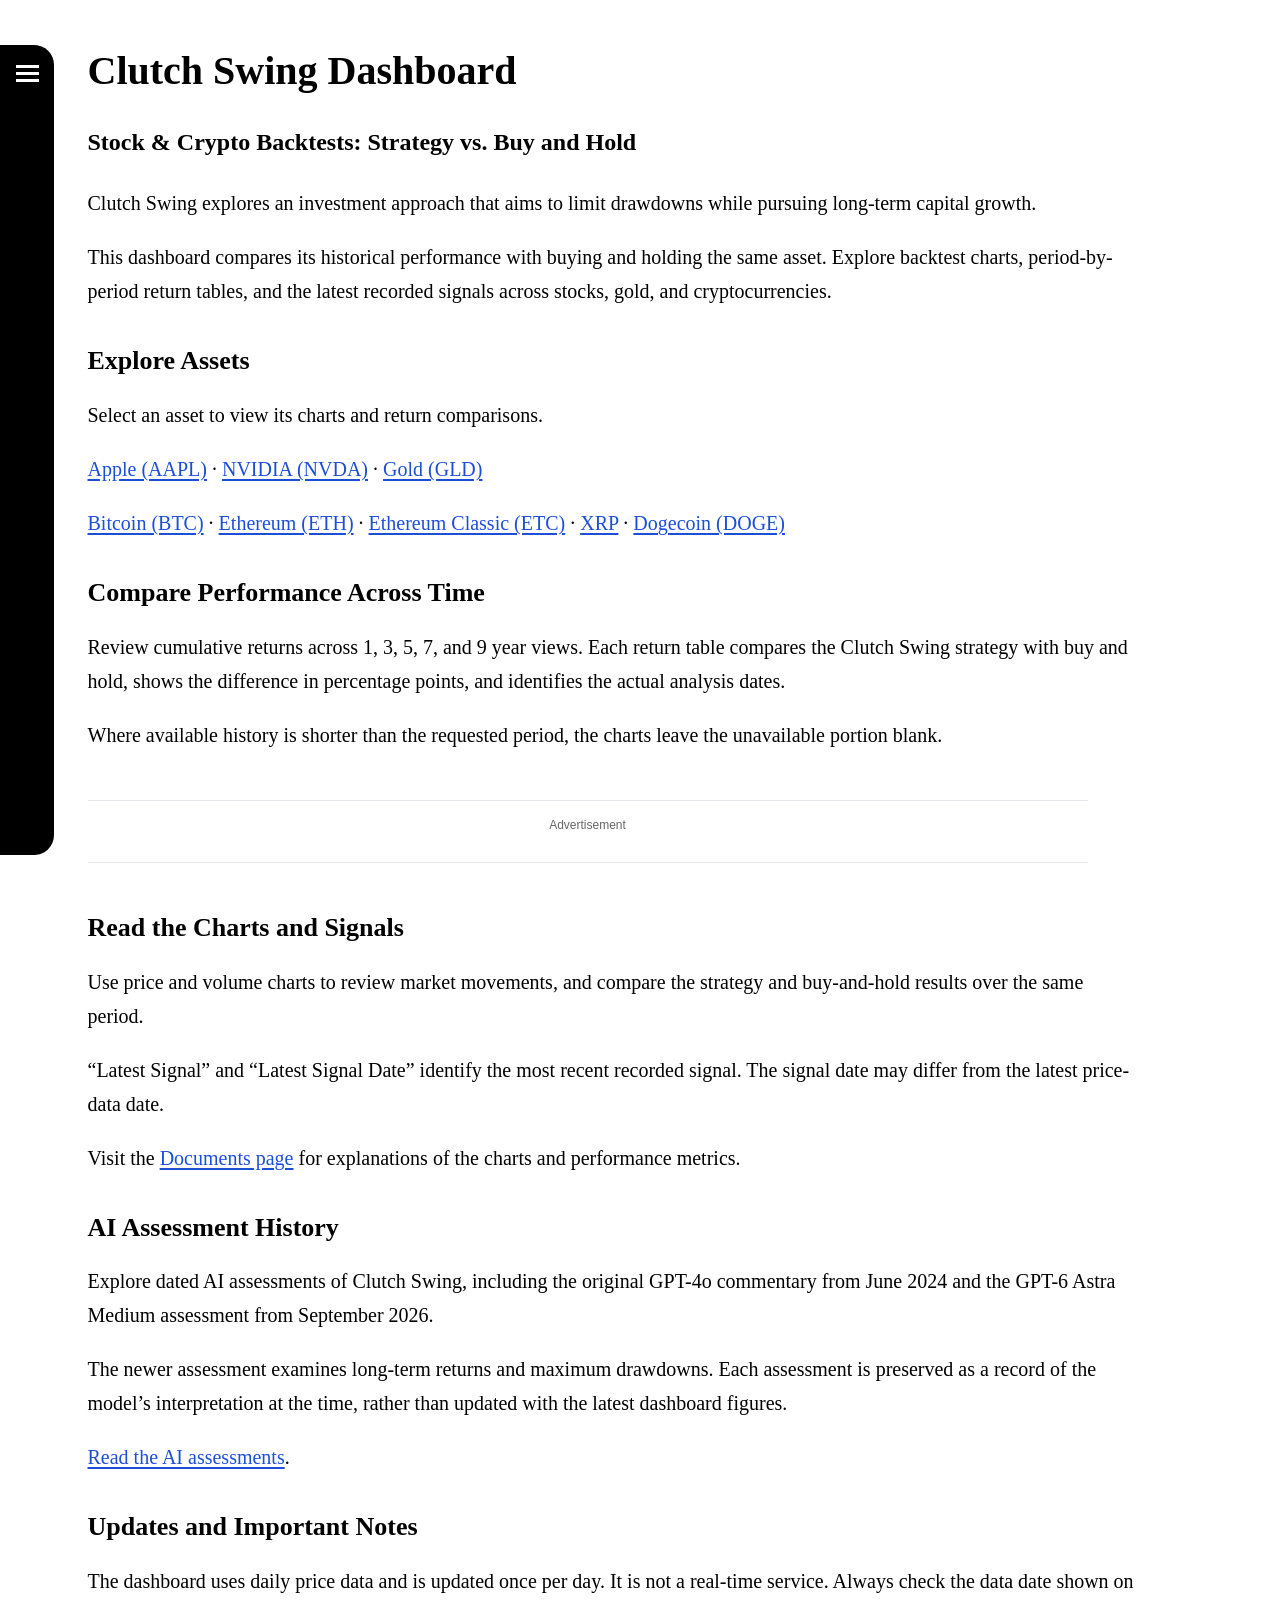
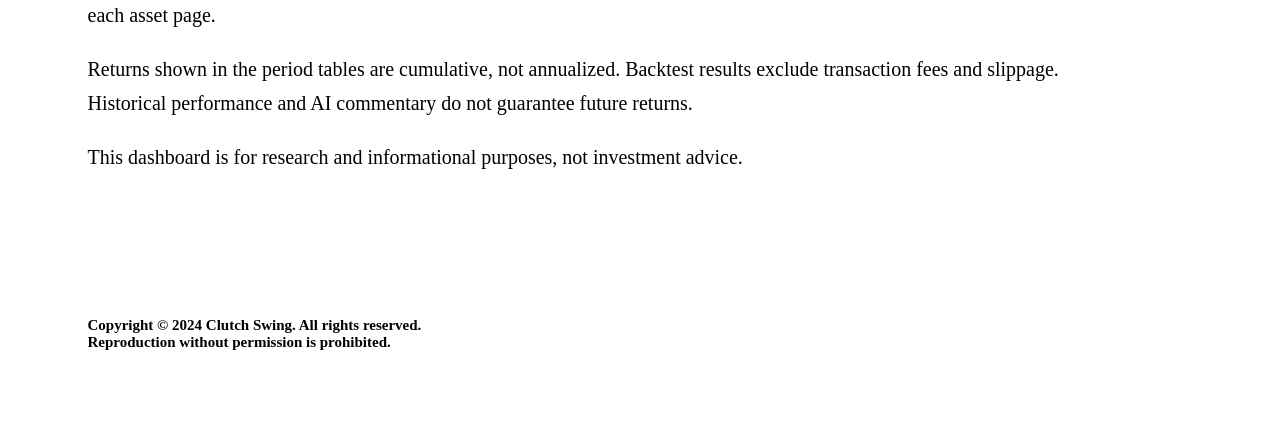
<file: index.html>
<!DOCTYPE html>
<html lang="en">
<head>
    <!-- Google tag (gtag.js) start -->
    <script async src="https://www.googletagmanager.com/gtag/js?id=G-BTLXV70KH6"></script>
    <script>
        window.dataLayer = window.dataLayer || [];
        function gtag(){dataLayer.push(arguments);}
        gtag('js', new Date());

        gtag('config', 'G-BTLXV70KH6');
    </script>
    <!-- Google tag (gtag.js) end -->


    <!-- Google AdSense -->
    <meta name="google-adsense-account" content="ca-pub-9298526248649500">

    <!-- Google AdSense Automatic Ads-->
    <script async src="https://pagead2.googlesyndication.com/pagead/js/adsbygoogle.js?client=ca-pub-9298526248649500" crossorigin="anonymous"></script>



    <meta http-equiv="Pragma" content="no-cache">
    <meta http-equiv="Cache-Control" content="no-cache">
    <meta charset="UTF-8">
    <meta name="viewport" content="width=device-width, initial-scale=1.0">
    
    <!--/ TITLE /-->
    <title>Stock &amp; Crypto Strategy Backtests | Clutch Swing</title>

    <!--/ Page Description /-->
    <meta name="description" content="Explore Clutch Swing backtests for stocks, gold and cryptocurrencies. Compare strategy performance with buy and hold, and review historical trading signals.">
    
    <link rel="canonical" href="https://clutchswing.com/">

    <!--/ Open Graph /-->
    <meta property="og:site_name" content="Clutch Swing">
    <meta property="og:image:alt" content="Clutch Swing logo">
    <meta property="og:type" content="website"> 
    <meta property="og:title" content="Stock &amp; Crypto Strategy Backtests | Clutch Swing">
    <meta property="og:description" content="Explore Clutch Swing backtests for stocks, gold and cryptocurrencies. Compare strategy performance with buy and hold, and review historical trading signals.">
    <meta property="og:image" content="https://clutchswing.com/logo.png">
    <meta property="og:url" content="https://clutchswing.com/">

    <!-- Twitter Card Meta Tags -->
    <meta name="twitter:card" content="summary">
    <meta name="twitter:title" content="Stock &amp; Crypto Strategy Backtests | Clutch Swing">
    <meta name="twitter:description" content="Explore Clutch Swing backtests for stocks, gold and cryptocurrencies. Compare strategy performance with buy and hold, and review historical trading signals.">
    <meta name="twitter:image" content="https://clutchswing.com/logo.png">
    <meta name="twitter:image:alt" content="Clutch Swing logo">
    <meta name="twitter:domain" content="clutchswing.com">



<link rel="stylesheet" href="assets/style.css">
<style>
.home-copy { max-width: 1050px; font-size: 20px; font-weight: normal; line-height: 1.7; }
.home-copy h1 { line-height: 1.2; }
.home-copy .home-subtitle { font-size: 24px; font-weight: bold; }
.home-copy section { margin-top: 36px; }
.home-copy h2 { font-size: 26px; line-height: 1.3; margin-bottom: 12px; }
.home-copy a { color: #1d4ed8; text-decoration: underline; text-underline-offset: 3px; }
</style>
</head>       

<body>
<button class="mobile-menu-toggle" type="button" aria-expanded="false" aria-controls="site-menu">Menu</button>
<div class="side-bar" id="site-menu">
        <div class="side-bar__icon-box">
            <div class="side-bar__icon-1">
                <div></div>
                <div></div>
                <div></div>
            </div>
        </div>
        <ul>
            <li><a href="/">Home</a></li>
            <li><a href="apple/index.html">APPLE</a></li>
            <li><a href="nvidia/index.html">NVIDIA</a></li>
            <li><a href="gold/index.html">Gold</a></li>
            <li><a href="bitcoin/index.html">Bitcoin</a></li>
            <li><a href="ethereum/index.html">Ethereum</a></li>
            <li><a href="ethereum-classic/index.html">Ethereum Classic</a></li>
            <li><a href="ripple/index.html">Ripple</a></li>
            <li><a href="dogecoin/index.html">Dogecoin</a></li>
            <li><a href="methodology/index.html">Documents</a></li>
            <li><a href="about/index.html">Contact</a></li>
        </ul>

        <br>
        
    </div>

<div class="content-box" id="contentBox" style="clear: both;">
        <div class="home-copy">
            <h1>Clutch Swing Dashboard</h1>
            <p class="home-subtitle">Stock &amp; Crypto Backtests: Strategy vs. Buy and Hold</p>
            <p>Clutch Swing explores an investment approach that aims to limit drawdowns while pursuing long-term capital growth.</p>
            <p>This dashboard compares its historical performance with buying and holding the same asset. Explore backtest charts, period-by-period return tables, and the latest recorded signals across stocks, gold, and cryptocurrencies.</p>
        </div>

        <div class="home-copy">
            <section aria-labelledby="explore-assets">
                <h2 id="explore-assets">Explore Assets</h2>
                <p>Select an asset to view its charts and return comparisons.</p>
                <p><a href="apple/">Apple (AAPL)</a> · <a href="nvidia/">NVIDIA (NVDA)</a> · <a href="gold/">Gold (GLD)</a></p>
                <p><a href="bitcoin/">Bitcoin (BTC)</a> · <a href="ethereum/">Ethereum (ETH)</a> · <a href="ethereum-classic/">Ethereum Classic (ETC)</a> · <a href="ripple/">XRP</a> · <a href="dogecoin/">Dogecoin (DOGE)</a></p>
            </section>
            <section aria-labelledby="compare-performance">
                <h2 id="compare-performance">Compare Performance Across Time</h2>
                <p>Review cumulative returns across 1, 3, 5, 7, and 9 year views. Each return table compares the Clutch Swing strategy with buy and hold, shows the difference in percentage points, and identifies the actual analysis dates.</p>
                <p>Where available history is shorter than the requested period, the charts leave the unavailable portion blank.</p>
            </section>
        <aside class="page-ad" aria-label="Advertisement">
            <p class="page-ad-label">Advertisement</p>
            <ins class="adsbygoogle"
                style="display:block; text-align:center;"
                data-ad-layout="in-article"
                data-ad-format="fluid"
                data-ad-client="ca-pub-9298526248649500"
                data-ad-slot="3586155700"></ins>
            <script>(adsbygoogle = window.adsbygoogle || []).push({});</script>
        </aside>

            <section aria-labelledby="read-charts">
                <h2 id="read-charts">Read the Charts and Signals</h2>
                <p>Use price and volume charts to review market movements, and compare the strategy and buy-and-hold results over the same period.</p>
                <p>“Latest Signal” and “Latest Signal Date” identify the most recent recorded signal. The signal date may differ from the latest price-data date.</p>
                <p>Visit the <a href="methodology/">Documents page</a> for explanations of the charts and performance metrics.</p>
            </section>
            <section aria-labelledby="ai-history">
                <h2 id="ai-history">AI Assessment History</h2>
                <p>Explore dated AI assessments of Clutch Swing, including the original GPT-4o commentary from June 2024 and the GPT-6 Astra Medium assessment from September 2026.</p>
                <p>The newer assessment examines long-term returns and maximum drawdowns. Each assessment is preserved as a record of the model’s interpretation at the time, rather than updated with the latest dashboard figures.</p>
                <p><a href="methodology/">Read the AI assessments</a>.</p>
            </section>
            <section aria-labelledby="updates-notes">
                <h2 id="updates-notes">Updates and Important Notes</h2>
                <p>The dashboard uses daily price data and is updated once per day. It is not a real-time service. Always check the data date shown on each asset page.</p>
                <p>Returns shown in the period tables are cumulative, not annualized. Backtest results exclude transaction fees and slippage. Historical performance and AI commentary do not guarantee future returns.</p>
                <p>This dashboard is for research and informational purposes, not investment advice.</p>
            </section>
        </div>

        <!-- Copyright -->
        <div style="width: 100%; clear: both;">
            <br>
            <br>
            <br>
            <br>
            <p style="font-size: 15px; text-align: left;">
                Copyright © 2024 Clutch Swing. All rights reserved.<br>
                Reproduction without permission is prohibited.<br>
            </p>
            <br>
            <br>
        </div>
    </div>
<script src="assets/mobile.js" defer></script>
</body>
</html>
</file>
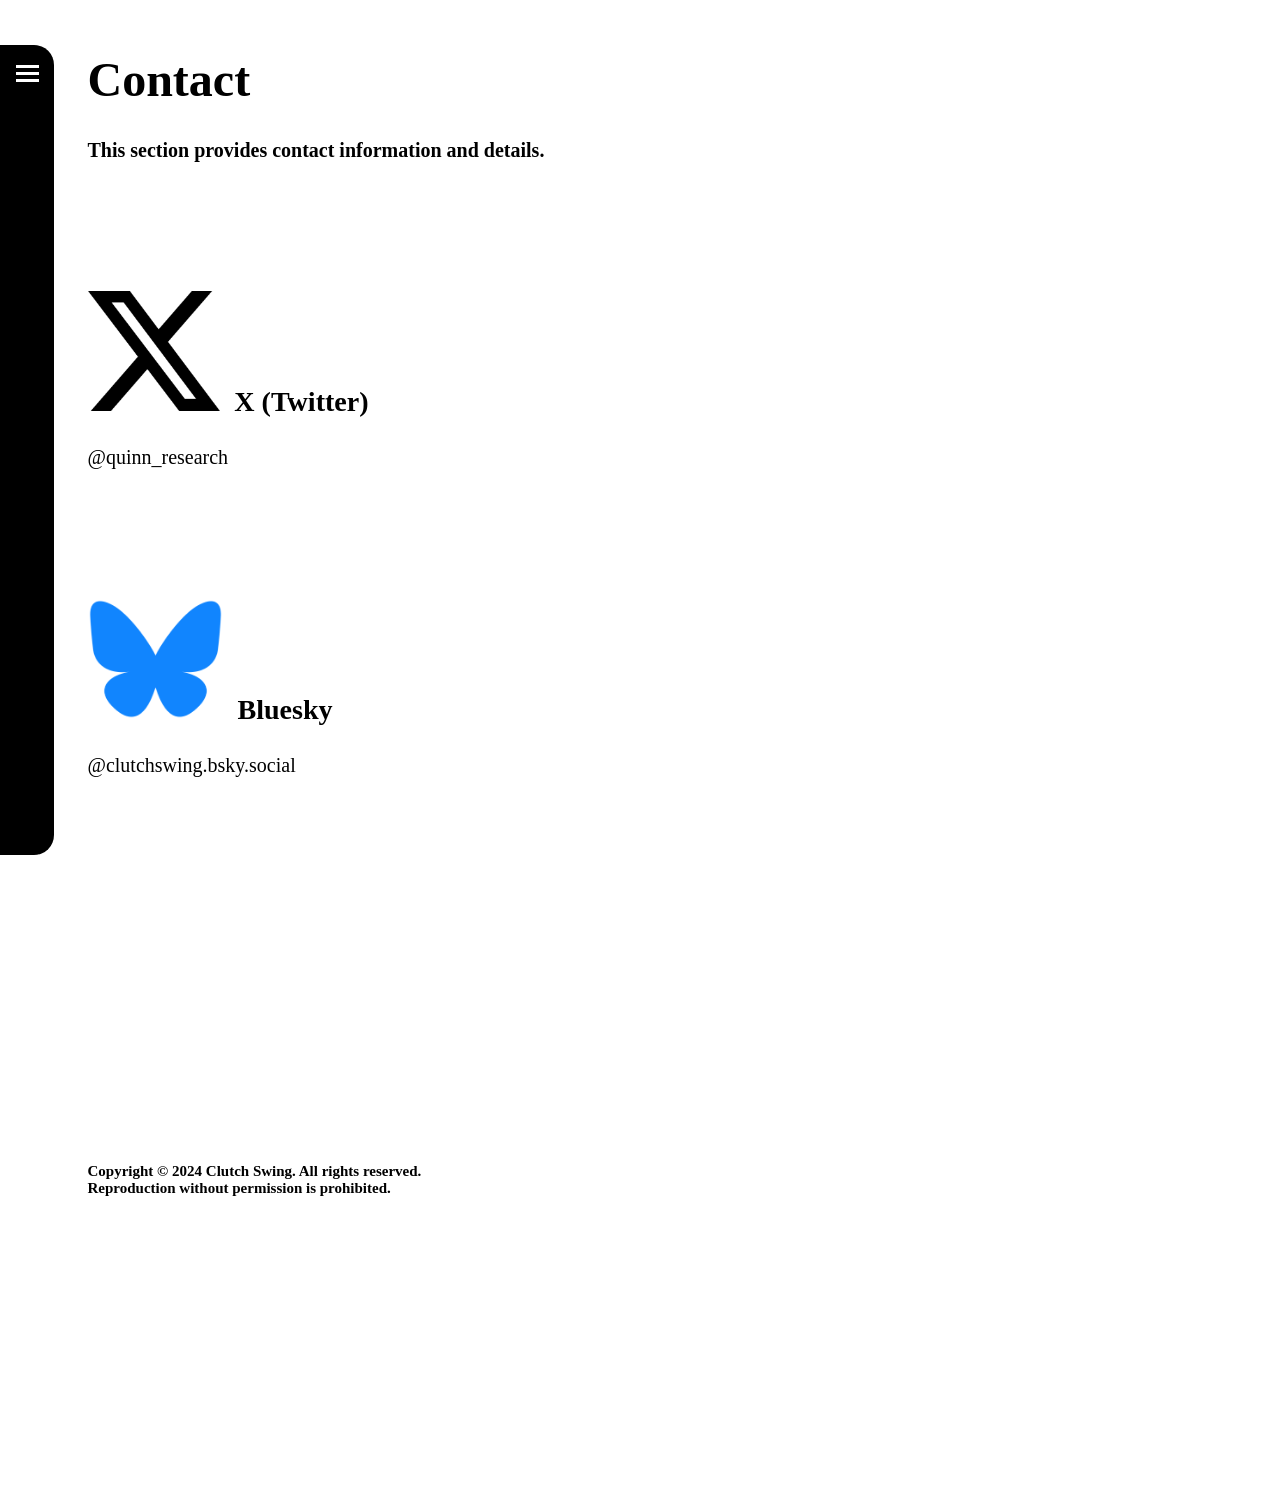
<file: about/index.html>
<!DOCTYPE html>
<html lang="en">
<head>
    <!-- Google tag (gtag.js) start -->
    <script async src="https://www.googletagmanager.com/gtag/js?id=G-BTLXV70KH6"></script>
    <script>
        window.dataLayer = window.dataLayer || [];
        function gtag(){dataLayer.push(arguments);}
        gtag('js', new Date());

        gtag('config', 'G-BTLXV70KH6');
    </script>
    <!-- Google tag (gtag.js) end -->


    <!-- Google AdSense -->
    <meta name="google-adsense-account" content="ca-pub-9298526248649500">

    <!-- Google AdSense Automatic Ads-->
    <script async src="https://pagead2.googlesyndication.com/pagead/js/adsbygoogle.js?client=ca-pub-9298526248649500" crossorigin="anonymous"></script>



    <meta http-equiv="Pragma" content="no-cache">
    <meta http-equiv="Cache-Control" content="no-cache">
    <meta charset="UTF-8">
    <meta name="viewport" content="width=device-width, initial-scale=1.0">
    
    <!--/ TITLE /-->
    <title>Contact &amp; Social Profiles | Clutch Swing</title>

    <!--/ Page Description /-->
    <meta name="description" content="Find contact information and social profile links for Clutch Swing. Visit the listed X and Bluesky profiles for the investment strategy dashboard.">
    
    <link rel="canonical" href="https://clutchswing.com/about/">

    <!--/ Open Graph /-->
    <meta property="og:site_name" content="Clutch Swing">
    <meta property="og:image:alt" content="Clutch Swing logo">
    <meta property="og:type" content="website"> 
    <meta property="og:title" content="Contact &amp; Social Profiles | Clutch Swing">
    <meta property="og:description" content="Find contact information and social profile links for Clutch Swing. Visit the listed X and Bluesky profiles for the investment strategy dashboard.">
    <meta property="og:image" content="https://clutchswing.com/logo.png">
    <meta property="og:url" content="https://clutchswing.com/about/">

    <!-- Twitter Card Meta Tags -->
    <meta name="twitter:card" content="summary">
    <meta name="twitter:title" content="Contact &amp; Social Profiles | Clutch Swing">
    <meta name="twitter:description" content="Find contact information and social profile links for Clutch Swing. Visit the listed X and Bluesky profiles for the investment strategy dashboard.">
    <meta name="twitter:image" content="https://clutchswing.com/logo.png">
    <meta name="twitter:image:alt" content="Clutch Swing logo">
    <meta name="twitter:domain" content="clutchswing.com">



<link rel="stylesheet" href="../assets/style.css">
</head>       

<body>
<button class="mobile-menu-toggle" type="button" aria-expanded="false" aria-controls="site-menu">Menu</button>
<div class="side-bar" id="site-menu">
        <div class="side-bar__icon-box">
            <div class="side-bar__icon-1">
                <div></div>
                <div></div>
                <div></div>
            </div>
        </div>
        <ul>
            <li><a href="/">Home</a></li>
            <li><a href="../apple/index.html">APPLE</a></li>
            <li><a href="../nvidia/index.html">NVIDIA</a></li>
            <li><a href="../gold/index.html">Gold</a></li>
            <li><a href="../bitcoin/index.html">Bitcoin</a></li>
            <li><a href="../ethereum/index.html">Ethereum</a></li>
            <li><a href="../ethereum-classic/index.html">Ethereum Classic</a></li>
            <li><a href="../ripple/index.html">Ripple</a></li>
            <li><a href="../dogecoin/index.html">Dogecoin</a></li>
            <li><a href="../methodology/index.html">Documents</a></li>
            <li><a href="../about/index.html">Contact</a></li>
        </ul>

        <br>
        
    </div>

<div class="content-box" id="contentBox" style="clear: both;">
        <h1>Contact</h1>
        <p style="font-size: 20px;">
            This section provides contact information and details.
        </p>

        <br><br><br>

        <h3>
            
            <img src="../img/x.png" height="120"  alt="x">&nbsp;&nbsp;X (Twitter)
        </h3>
        <p style="font-size: 20px; font-weight: lighter;">
            
            
            <a href="https://x.com/quinn_research" target="_blank">@quinn_research</a>
        </p>
        <br>
        <br>
        <br>

        <h3>
            
            <img src="../img/bluesky.png" height="120"  alt="bluesky">&nbsp;&nbsp;Bluesky
        </h3>
        <p style="font-size: 20px; font-weight: lighter;">
            
            
            <a href="https://bsky.app/profile/clutchswing.bsky.social" target="_blank">@clutchswing.bsky.social</a>
        </p>
        <br>

        <br>
        <br>
        <br>
        <br>
        <br>
        <br>
        <br>
        <br>

        <!-- Copyright -->
        <div style="width: 100%; clear: both;">
            <br>
            <br>
            <br>    
            <br>
            <p style="font-size: 15px; text-align: left;">
                Copyright © 2024 Clutch Swing. All rights reserved.<br>
                Reproduction without permission is prohibited.<br>
            </p>
            <br>
            <br>
        </div>
    </div>
<script src="../assets/mobile.js" defer></script>
</body>
</html>
</file>
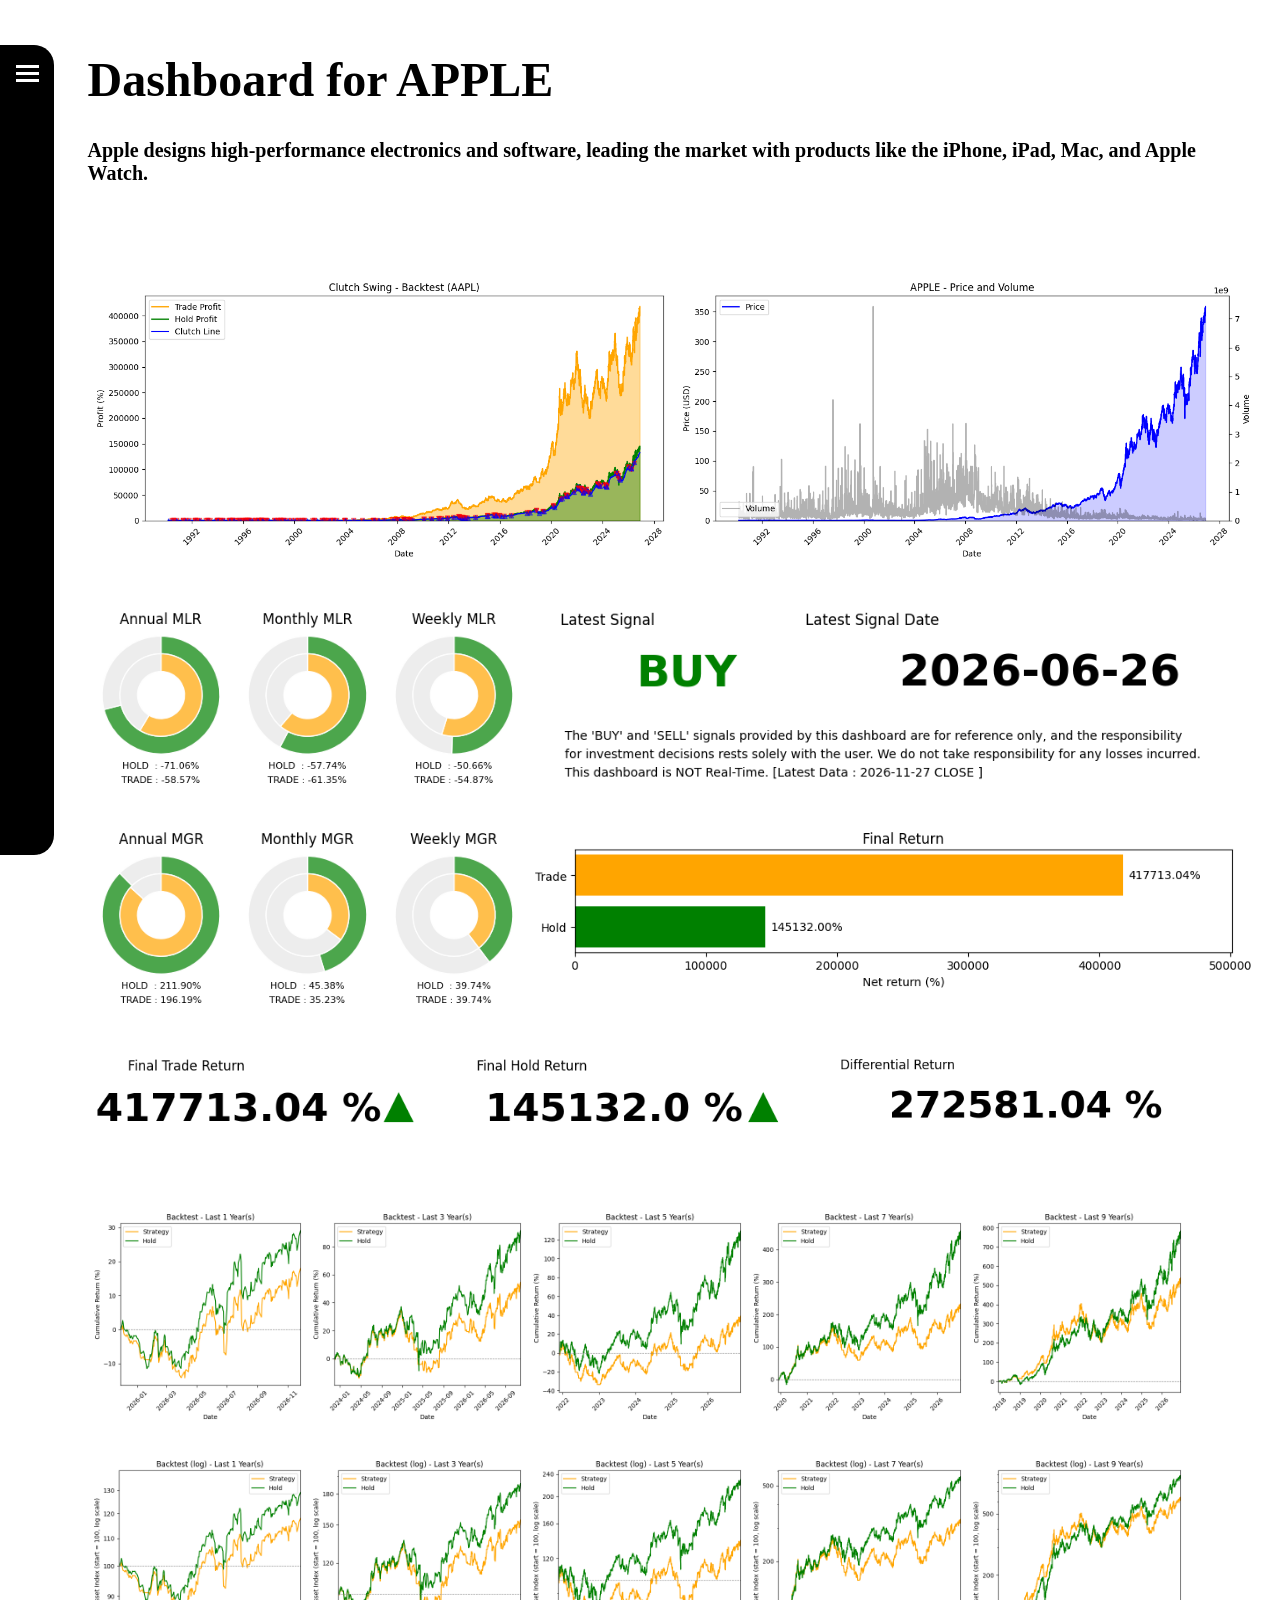
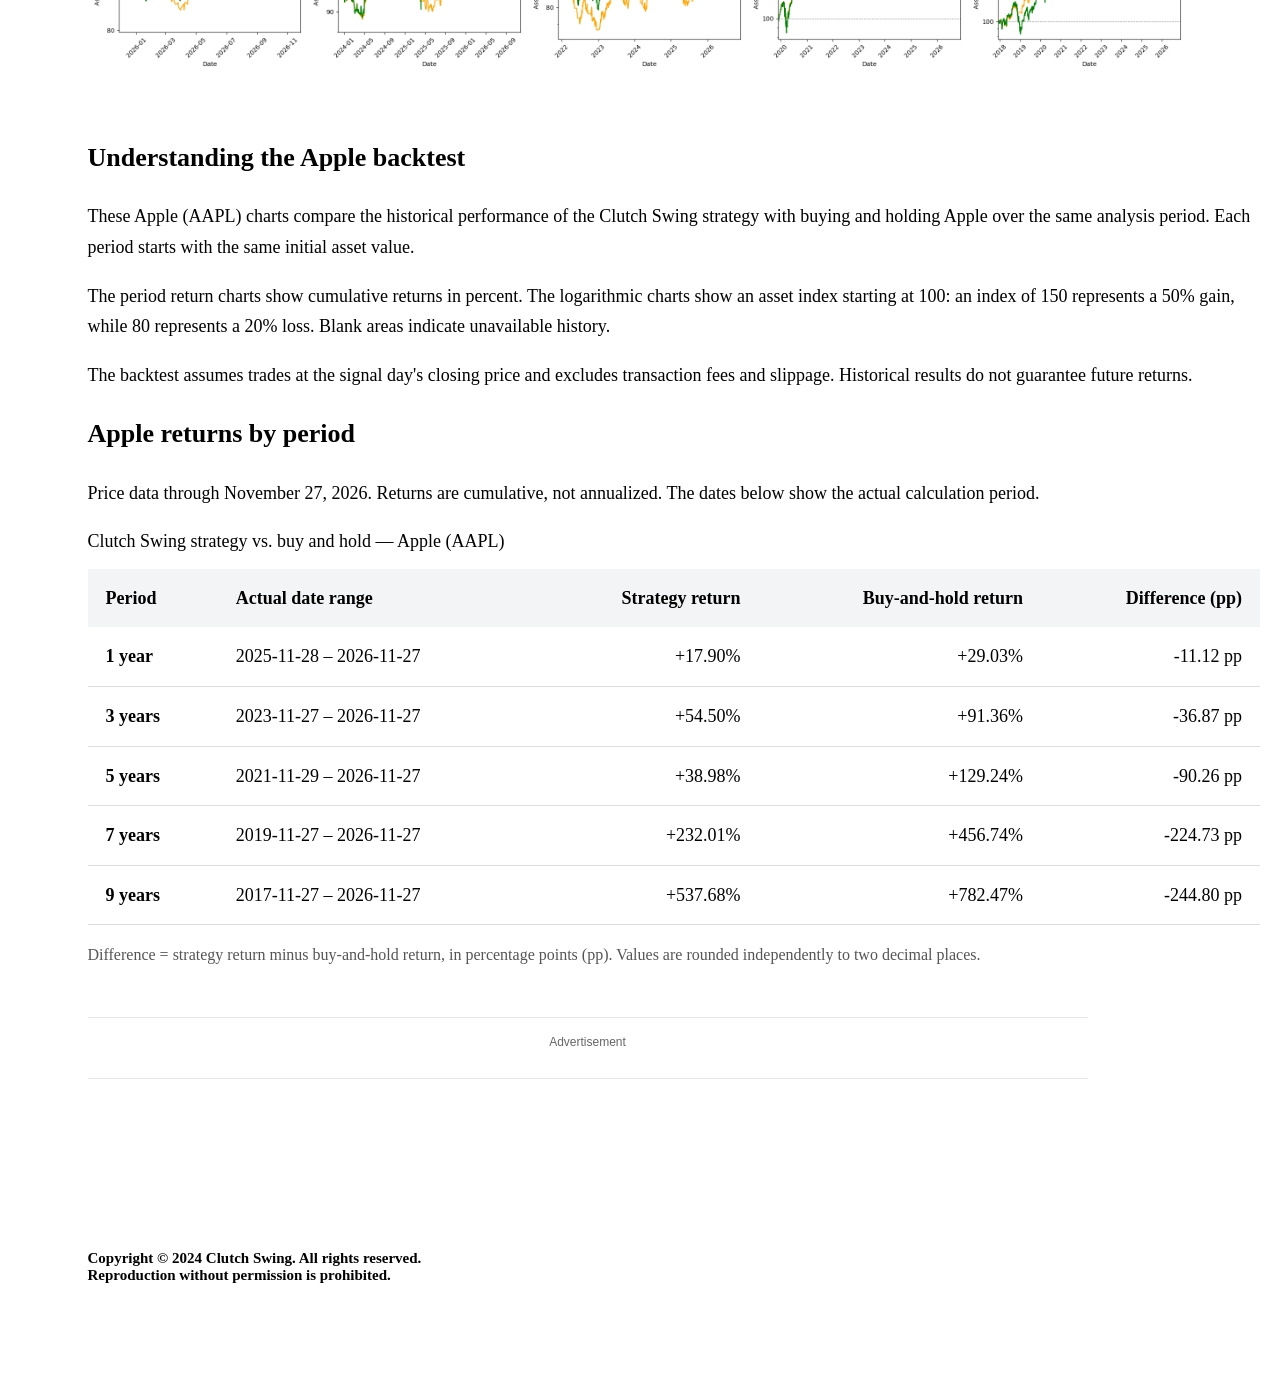
<file: apple/index.html>
<!DOCTYPE html>
<html lang="en">
<head>
    <!-- Google tag (gtag.js) start -->
    <script async src="https://www.googletagmanager.com/gtag/js?id=G-BTLXV70KH6"></script>
    <script>
        window.dataLayer = window.dataLayer || [];
        function gtag(){dataLayer.push(arguments);}
        gtag('js', new Date());

        gtag('config', 'G-BTLXV70KH6');
    </script>
    <!-- Google tag (gtag.js) end -->


    <!-- Google AdSense -->
    <meta name="google-adsense-account" content="ca-pub-9298526248649500">

    <!-- Google AdSense Automatic Ads-->
    <script async src="https://pagead2.googlesyndication.com/pagead/js/adsbygoogle.js?client=ca-pub-9298526248649500" crossorigin="anonymous"></script>



    <meta http-equiv="Pragma" content="no-cache">
    <meta http-equiv="Cache-Control" content="no-cache">
    <meta charset="UTF-8">
    <meta name="viewport" content="width=device-width, initial-scale=1.0">
    
    <!--/ TITLE /-->
    <title>Apple (AAPL) Backtest vs Buy and Hold | Clutch Swing</title>

    <!--/ Page Description /-->
    <meta name="description" content="Compare the Clutch Swing strategy with buying and holding Apple (AAPL). Explore historical returns, trading signals, price and volume, and multi-year backtests.">
    
    <link rel="canonical" href="https://clutchswing.com/apple/">

    <!--/ Open Graph /-->
    <meta property="og:site_name" content="Clutch Swing">
    <meta property="og:image:alt" content="Clutch Swing logo">
    <meta property="og:type" content="website"> 
    <meta property="og:title" content="Apple (AAPL) Backtest vs Buy and Hold | Clutch Swing">
    <meta property="og:description" content="Compare the Clutch Swing strategy with buying and holding Apple (AAPL). Explore historical returns, trading signals, price and volume, and multi-year backtests.">
    <meta property="og:image" content="https://clutchswing.com/logo.png">
    <meta property="og:url" content="https://clutchswing.com/apple/">

    <!-- Twitter Card Meta Tags -->
    <meta name="twitter:card" content="summary">
    <meta name="twitter:title" content="Apple (AAPL) Backtest vs Buy and Hold | Clutch Swing">
    <meta name="twitter:description" content="Compare the Clutch Swing strategy with buying and holding Apple (AAPL). Explore historical returns, trading signals, price and volume, and multi-year backtests.">
    <meta name="twitter:image" content="https://clutchswing.com/logo.png">
    <meta name="twitter:image:alt" content="Clutch Swing logo">
    <meta name="twitter:domain" content="clutchswing.com">



<link rel="stylesheet" href="../assets/style.css">
</head>       

<body>
<button class="mobile-menu-toggle" type="button" aria-expanded="false" aria-controls="site-menu">Menu</button>
<div class="side-bar" id="site-menu">
        <div class="side-bar__icon-box">
            <div class="side-bar__icon-1">
                <div></div>
                <div></div>
                <div></div>
            </div>
        </div>
        <ul>
            <li><a href="/">Home</a></li>
            <li><a href="../apple/index.html">APPLE</a></li>
            <li><a href="../nvidia/index.html">NVIDIA</a></li>
            <li><a href="../gold/index.html">Gold</a></li>
            <li><a href="../bitcoin/index.html">Bitcoin</a></li>
            <li><a href="../ethereum/index.html">Ethereum</a></li>
            <li><a href="../ethereum-classic/index.html">Ethereum Classic</a></li>
            <li><a href="../ripple/index.html">Ripple</a></li>
            <li><a href="../dogecoin/index.html">Dogecoin</a></li>
            <li><a href="../methodology/index.html">Documents</a></li>
            <li><a href="../about/index.html">Contact</a></li>
        </ul>

        <br>
        
    </div>

<div class="content-box" id="contentBox" style="clear: both;">
        <h1>Dashboard for APPLE</h1>
        <p style="font-size: 20px;">
            Apple designs high-performance electronics and software, leading the market with products like the iPhone, iPad, Mac, and Apple Watch.<br>
        <br>
        <br>
        <br>
        </p>

        <div class="chart-row chart-row--overview" style="width: 100%; clear: both; aspect-ratio: 1600 / 450;">
            <img style="height: auto; width: 50%; float:left;" src="../img/aapl/aapl_backtest.png" alt="APPLE Backtest Chart" width="1000" height="500" loading="eager" decoding="async">
            <img style="height: auto; width: 50%; float:left;" src="../img/aapl/aapl_close_vol.png" alt="APPLE Price and Volume Chart" width="1000" height="500" loading="eager" decoding="async">
        </div>

        <div class="metrics-group">
<div class="chart-row chart-row--metrics" style="width: 100%; clear: both; aspect-ratio: 1600 / 300;">
            <img style="height: auto; width: 12.5%; float:left;" src="../img/aapl/aapl_mlr_donut_annual.png" alt="APPLE Annual MLR Donut Chart" width="175" height="226" loading="lazy" decoding="async">
            <img style="height: auto; width: 12.5%; float:left;" src="../img/aapl/aapl_mlr_donut_monthly.png" alt="APPLE Monthly MLR Donut Chart" width="175" height="226" loading="lazy" decoding="async">
            <img style="height: auto; width: 12.5%; float:left;" src="../img/aapl/aapl_mlr_donut_weekly.png" alt="APPLE Weekly MLR Donut Chart" width="175" height="226" loading="lazy" decoding="async">
            <img style="height: auto; width: 62.5%; float:left;" src="../img/aapl/aapl_latest_signal.png" alt="APPLE Clutch Swing Signal" width="835" height="210" loading="lazy" decoding="async">
        </div>

        <div class="chart-row chart-row--metrics" style="width: 100%; clear: both; aspect-ratio: 1600 / 300;">
            <img style="height: auto; width: 12.5%; float:left;" src="../img/aapl/aapl_mgr_donut_annual.png" alt="APPLE Annual MGR Donut Chart" width="175" height="226" loading="lazy" decoding="async">
            <img style="height: auto; width: 12.5%; float:left;" src="../img/aapl/aapl_mgr_donut_monthly.png" alt="APPLE Monthly MGR Donut Chart" width="175" height="226" loading="lazy" decoding="async">
            <img style="height: auto; width: 12.5%; float:left;" src="../img/aapl/aapl_mgr_donut_weekly.png" alt="APPLE Weekly MGR Donut Chart" width="175" height="226" loading="lazy" decoding="async">
            <img style="height: auto; width: 62.5%; float:left;" src="../img/aapl/aapl_final_return_bar.png" alt="APPLE Final Return Bar Chart" width="889" height="209" loading="lazy" decoding="async">
        </div>
        </div>

        <div class="chart-row chart-row--totals" style="width: 100%; clear: both;">
            <img style="height: auto; width: 31.25%; float:left;" src="../img/aapl/aapl_final_trade_return.png" alt="APPLE Final Trade Return" width="468" height="140" loading="lazy" decoding="async">
            <img style="height: auto; width: 31.25%; float:left;" src="../img/aapl/aapl_final_hole_return.png" alt="APPLE Final Hold Return" width="468" height="140" loading="lazy" decoding="async">
            <img style="height: auto; width: 31.25%; float:left;" src="../img/aapl/aapl_final_diff_return.png" alt="APPLE Final Differential Return" width="490" height="140" loading="lazy" decoding="async">
        </div>

        <div class="chart-row chart-row--periods" style="width: 100%; clear: both;">
            <br><br>
            <img style="height: auto; width: 18.75%; float:left;" src="../img/aapl/aapl_backtest_1y.png" alt="APPLE Backtest Last 1 Year(s)" width="500" height="500" loading="lazy" decoding="async">
            <img style="height: auto; width: 18.75%; float:left;" src="../img/aapl/aapl_backtest_3y.png" alt="APPLE Backtest Last 3 Year(s)" width="500" height="500" loading="lazy" decoding="async">
            <img style="height: auto; width: 18.75%; float:left;" src="../img/aapl/aapl_backtest_5y.png" alt="APPLE Backtest Last 5 Year(s)" width="500" height="500" loading="lazy" decoding="async">
            <img style="height: auto; width: 18.75%; float:left;" src="../img/aapl/aapl_backtest_7y.png" alt="APPLE Backtest Last 7 Year(s)" width="500" height="500" loading="lazy" decoding="async">
            <img style="height: auto; width: 18.75%; float:left;" src="../img/aapl/aapl_backtest_9y.png" alt="APPLE Backtest Last 9 Year(s)" width="500" height="500" loading="lazy" decoding="async">
            <br>
        </div>

        <div class="chart-row chart-row--periods" style="width: 100%; clear: both;">
            <br>
            <img style="height: auto; width: 18.75%; float:left;" src="../img/aapl/aapl_backtest_log_1y.png" alt="APPLE Log Backtest Last 1 Year(s)" width="500" height="500" loading="lazy" decoding="async">
            <img style="height: auto; width: 18.75%; float:left;" src="../img/aapl/aapl_backtest_log_3y.png" alt="APPLE Log Backtest Last 3 Year(s)" width="500" height="500" loading="lazy" decoding="async">
            <img style="height: auto; width: 18.75%; float:left;" src="../img/aapl/aapl_backtest_log_5y.png" alt="APPLE Log Backtest Last 5 Year(s)" width="500" height="500" loading="lazy" decoding="async">
            <img style="height: auto; width: 18.75%; float:left;" src="../img/aapl/aapl_backtest_log_7y.png" alt="APPLE Log Backtest Last 7 Year(s)" width="500" height="500" loading="lazy" decoding="async">
            <img style="height: auto; width: 18.75%; float:left;" src="../img/aapl/aapl_backtest_log_9y.png" alt="APPLE Log Backtest Last 9 Year(s)" width="500" height="500" loading="lazy" decoding="async">
            <br>
        </div>

        <!-- Apple performance summary -->
        <section data-summary-src="../summaries/aapl.csv" aria-busy="true" aria-labelledby="aapl-summary-title" style="width: 100%; max-width: 1500px; clear: both; padding-top: 40px; font-size: 18px; font-weight: normal; line-height: 1.7;">
            <h2 id="aapl-summary-title" style="font-size: 26px;">Understanding the Apple backtest</h2>
            <p>These Apple (AAPL) charts compare the historical performance of the Clutch Swing strategy with buying and holding Apple over the same analysis period. Each period starts with the same initial asset value.</p>
            <p>The period return charts show cumulative returns in percent. The logarithmic charts show an asset index starting at 100: an index of 150 represents a 50% gain, while 80 represents a 20% loss. Blank areas indicate unavailable history.</p>
            <p>The backtest assumes trades at the signal day's closing price and excludes transaction fees and slippage. Historical results do not guarantee future returns.</p>
            <h2 style="font-size: 26px;">Apple returns by period</h2>
            <p>Price data through <time data-summary-date>loading</time>. Returns are cumulative, not annualized. The dates below show the actual calculation period.</p>
            <p data-summary-status role="status">Loading return data...</p>
            <noscript><p>Enable JavaScript to view the return table.</p></noscript>
            <div class="table-scroll" role="region" aria-label="Period return table" tabindex="0">
            <table style="width: 100%; border-collapse: collapse; font-size: 18px; font-variant-numeric: tabular-nums;">
                <caption style="text-align: left; padding-bottom: 12px;">Clutch Swing strategy vs. buy and hold &mdash; Apple (AAPL)</caption>
                <thead style="background: #f3f4f6;">
                    <tr>
                        <th scope="col" style="padding: 14px 18px; text-align: left;">Period</th>
                        <th scope="col" style="padding: 14px 18px; text-align: left;">Actual date range</th>
                        <th scope="col" style="padding: 14px 18px; text-align: right;">Strategy return</th>
                        <th scope="col" style="padding: 14px 18px; text-align: right;">Buy-and-hold return</th>
                        <th scope="col" style="padding: 14px 18px; text-align: right;">Difference (pp)</th>
                    </tr>
                </thead>
                <tbody></tbody>
            </table>
            </div>
            <p style="font-size: 16px; color: #555;">Difference = strategy return minus buy-and-hold return, in percentage points (pp). Values are rounded independently to two decimal places.</p>
        </section>

        <aside class="page-ad" aria-label="Advertisement">
            <p class="page-ad-label">Advertisement</p>
            <ins class="adsbygoogle"
                style="display:block; text-align:center;"
                data-ad-layout="in-article"
                data-ad-format="fluid"
                data-ad-client="ca-pub-9298526248649500"
                data-ad-slot="3586155700"></ins>
            <script>(adsbygoogle = window.adsbygoogle || []).push({});</script>
        </aside>

        <!-- Copyright -->
        <div style="width: 100%; clear: both;">
            <br>
            <br>
            <br>
            <br>
            <p style="font-size: 15px; text-align: left;">
                Copyright © 2024 Clutch Swing. All rights reserved.<br>
                Reproduction without permission is prohibited.<br>
            </p>
            <br>
            <br>
        </div>
    </div>
<script src="../assets/summary.js" defer></script>
<script src="../assets/mobile.js" defer></script>
</body>
</html>
</file>
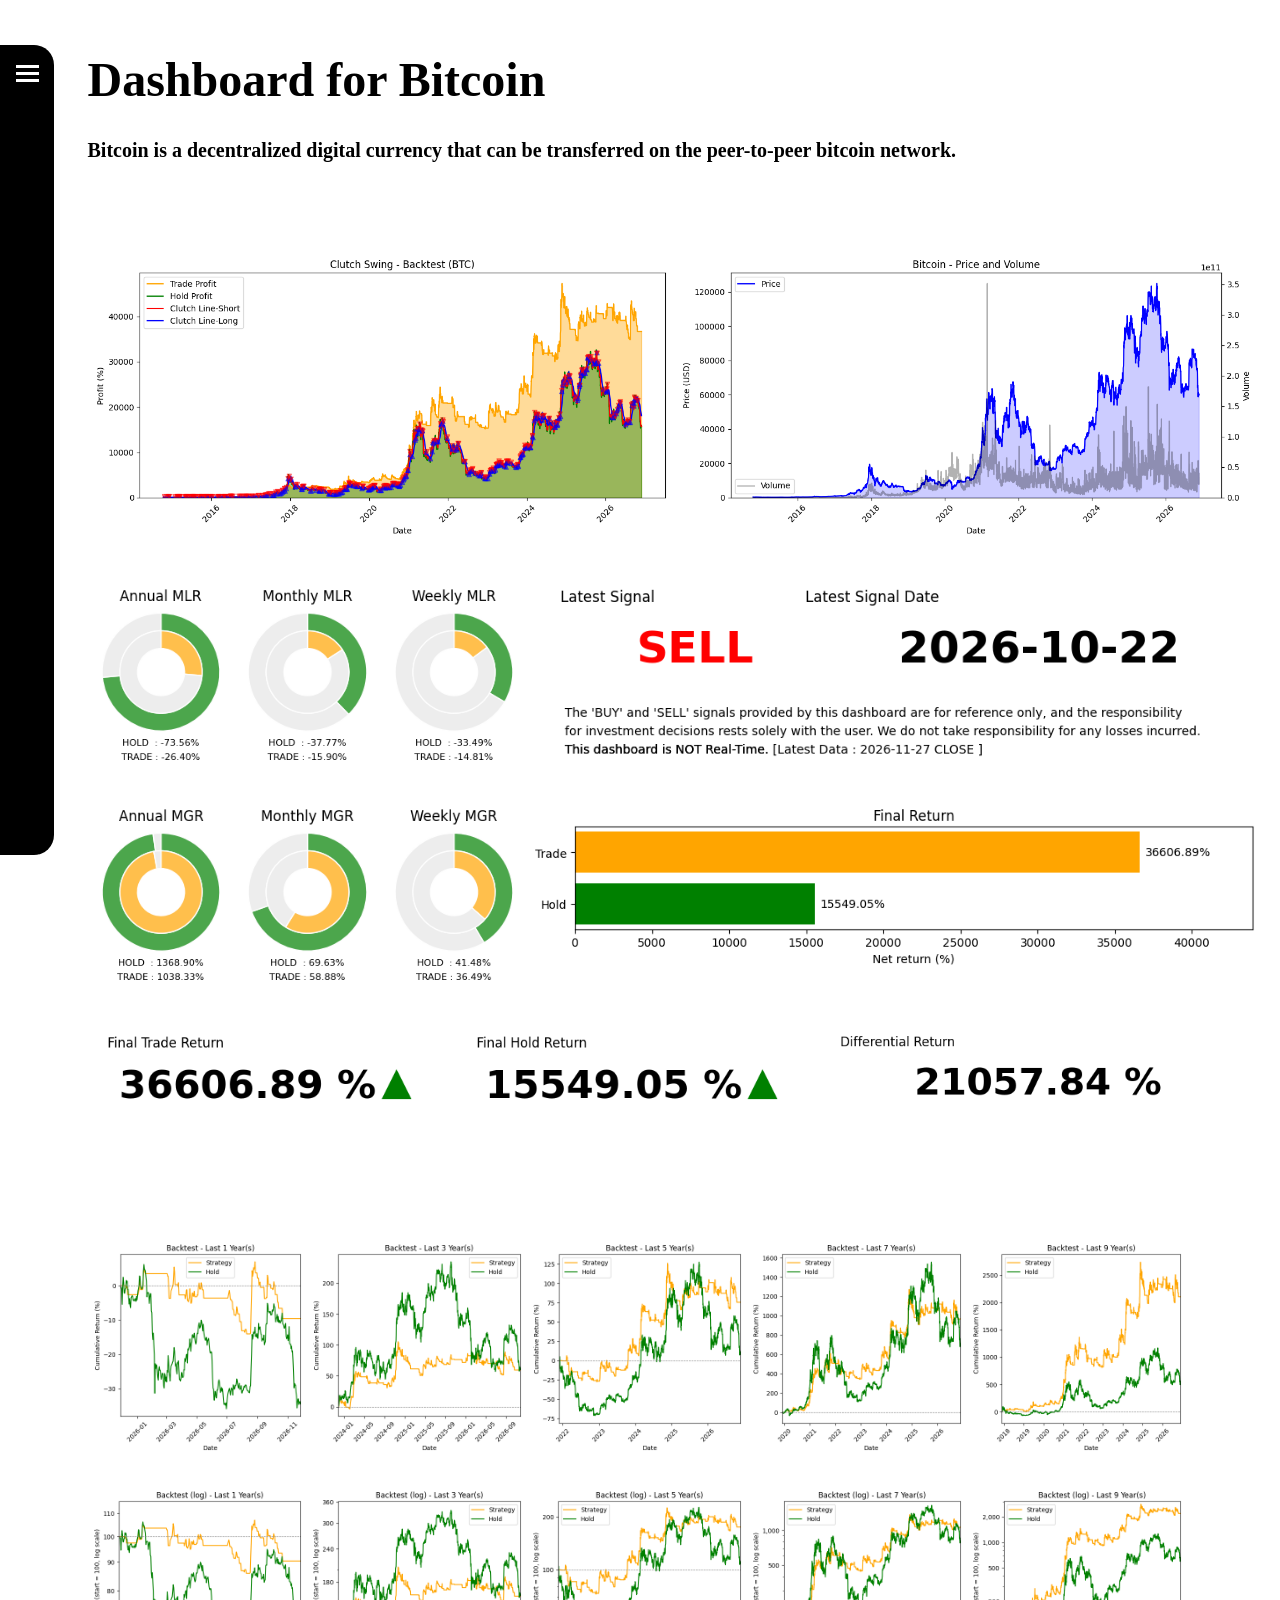
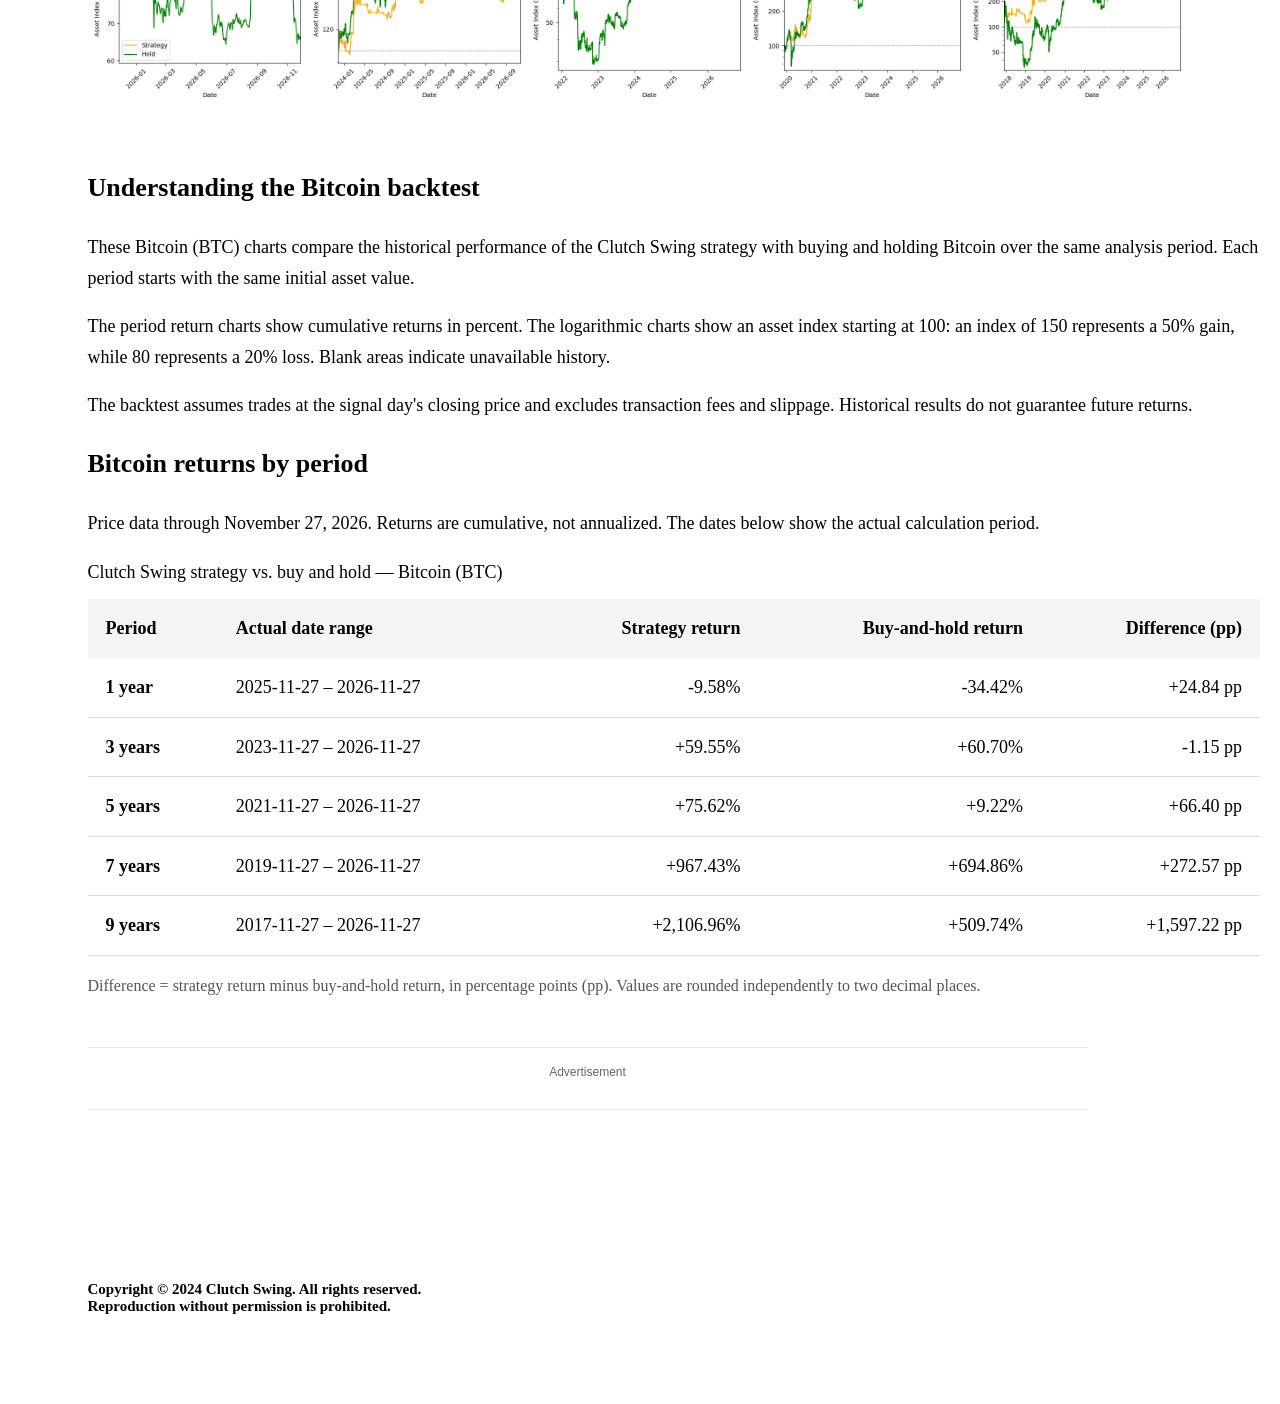
<file: bitcoin/index.html>
<!DOCTYPE html>
<html lang="en">
<head>
    <!-- Google tag (gtag.js) start -->
    <script async src="https://www.googletagmanager.com/gtag/js?id=G-BTLXV70KH6"></script>
    <script>
        window.dataLayer = window.dataLayer || [];
        function gtag(){dataLayer.push(arguments);}
        gtag('js', new Date());

        gtag('config', 'G-BTLXV70KH6');
    </script>
    <!-- Google tag (gtag.js) end -->


    <!-- Google AdSense -->
    <meta name="google-adsense-account" content="ca-pub-9298526248649500">

    <!-- Google AdSense Automatic Ads-->
    <script async src="https://pagead2.googlesyndication.com/pagead/js/adsbygoogle.js?client=ca-pub-9298526248649500" crossorigin="anonymous"></script>



    <meta http-equiv="Pragma" content="no-cache">
    <meta http-equiv="Cache-Control" content="no-cache">
    <meta charset="UTF-8">
    <meta name="viewport" content="width=device-width, initial-scale=1.0">
    
    <!--/ TITLE /-->
    <title>Bitcoin (BTC) Backtest vs Buy and Hold | Clutch Swing</title>

    <!--/ Page Description /-->
    <meta name="description" content="Compare the Clutch Swing strategy with buying and holding Bitcoin (BTC). Explore historical returns, trading signals, and backtest charts across multiple periods.">
    
    <link rel="canonical" href="https://clutchswing.com/bitcoin/">

    <!--/ Open Graph /-->
    <meta property="og:site_name" content="Clutch Swing">
    <meta property="og:image:alt" content="Clutch Swing logo">
    <meta property="og:type" content="website"> 
    <meta property="og:title" content="Bitcoin (BTC) Backtest vs Buy and Hold | Clutch Swing">
    <meta property="og:description" content="Compare the Clutch Swing strategy with buying and holding Bitcoin (BTC). Explore historical returns, trading signals, and backtest charts across multiple periods.">
    <meta property="og:image" content="https://clutchswing.com/logo.png">
    <meta property="og:url" content="https://clutchswing.com/bitcoin/">

    <!-- Twitter Card Meta Tags -->
    <meta name="twitter:card" content="summary">
    <meta name="twitter:title" content="Bitcoin (BTC) Backtest vs Buy and Hold | Clutch Swing">
    <meta name="twitter:description" content="Compare the Clutch Swing strategy with buying and holding Bitcoin (BTC). Explore historical returns, trading signals, and backtest charts across multiple periods.">
    <meta name="twitter:image" content="https://clutchswing.com/logo.png">
    <meta name="twitter:image:alt" content="Clutch Swing logo">
    <meta name="twitter:domain" content="clutchswing.com">



<link rel="stylesheet" href="../assets/style.css">
</head>       

<body>
<button class="mobile-menu-toggle" type="button" aria-expanded="false" aria-controls="site-menu">Menu</button>
<div class="side-bar" id="site-menu">
        <div class="side-bar__icon-box">
            <div class="side-bar__icon-1">
                <div></div>
                <div></div>
                <div></div>
            </div>
        </div>
        <ul>
            <li><a href="/">Home</a></li>
            <li><a href="../apple/index.html">APPLE</a></li>
            <li><a href="../nvidia/index.html">NVIDIA</a></li>
            <li><a href="../gold/index.html">Gold</a></li>
            <li><a href="../bitcoin/index.html">Bitcoin</a></li>
            <li><a href="../ethereum/index.html">Ethereum</a></li>
            <li><a href="../ethereum-classic/index.html">Ethereum Classic</a></li>
            <li><a href="../ripple/index.html">Ripple</a></li>
            <li><a href="../dogecoin/index.html">Dogecoin</a></li>
            <li><a href="../methodology/index.html">Documents</a></li>
            <li><a href="../about/index.html">Contact</a></li>
        </ul>

        <br>
        
    </div>

<div class="content-box" id="contentBox" style="clear: both;">
        <h1>Dashboard for Bitcoin</h1>
        <p style="font-size: 20px;">
            Bitcoin is a decentralized digital currency that can be transferred on the peer-to-peer bitcoin network.<br>
        <br>
        <br>
        <br>
        </p>

        <div class="chart-row chart-row--overview" style="width: 100%; clear: both; aspect-ratio: 1600 / 450;">
            <img style="height: auto; width: 50%; float:left;" src="../img/btc/btc_backtest.png" alt="BTC Backtest Chart" width="1000" height="500" loading="eager" decoding="async">
            <img style="height: auto; width: 50%; float:left;" src="../img/btc/btc_close_vol.png" alt="BTC Price and Volume Chart" width="1000" height="500" loading="eager" decoding="async">
        </div>

        <div class="metrics-group">
<div class="chart-row chart-row--metrics" style="width: 100%; clear: both; aspect-ratio: 1600 / 300;">
            <img style="height: auto; width: 12.5%; float:left;" src="../img/btc/btc_mlr_donut_annual.png" alt="BTC Annual MLR Donut Chart" width="175" height="226" loading="lazy" decoding="async">
            <img style="height: auto; width: 12.5%; float:left;" src="../img/btc/btc_mlr_donut_monthly.png" alt="BTC Monthly MLR Donut Chart" width="175" height="226" loading="lazy" decoding="async">
            <img style="height: auto; width: 12.5%; float:left;" src="../img/btc/btc_mlr_donut_weekly.png" alt="BTC Weekly MLR Donut Chart" width="175" height="226" loading="lazy" decoding="async">
            <img style="height: auto; width: 62.5%; float:left;" src="../img/btc/btc_latest_signal.png" alt="BTC Clutch Swing Signal" width="835" height="210" loading="lazy" decoding="async">
        </div>

        <div class="chart-row chart-row--metrics" style="width: 100%; clear: both; aspect-ratio: 1600 / 300;">
            <img style="height: auto; width: 12.5%; float:left;" src="../img/btc/btc_mgr_donut_annual.png" alt="BTC Annual MGR Donut Chart" width="175" height="226" loading="lazy" decoding="async">
            <img style="height: auto; width: 12.5%; float:left;" src="../img/btc/btc_mgr_donut_monthly.png" alt="BTC Monthly MGR Donut Chart" width="175" height="226" loading="lazy" decoding="async">
            <img style="height: auto; width: 12.5%; float:left;" src="../img/btc/btc_mgr_donut_weekly.png" alt="BTC Weekly MGR Donut Chart" width="175" height="226" loading="lazy" decoding="async">
            <img style="height: auto; width: 62.5%; float:left;" src="../img/btc/btc_final_return_bar.png" alt="BTC Final Return Bar Chart" width="889" height="209" loading="lazy" decoding="async">
        </div>
        </div>

        <div class="chart-row chart-row--totals" style="width: 100%; clear: both;">
            <img style="height: auto; width: 31.25%; float:left;" src="../img/btc/btc_final_trade_return.png" alt="BTC Final Trade Return" width="470" height="140" loading="lazy" decoding="async">
            <img style="height: auto; width: 31.25%; float:left;" src="../img/btc/btc_final_hole_return.png" alt="BTC Final Hold Return" width="469" height="140" loading="lazy" decoding="async">
            <img style="height: auto; width: 31.25%; float:left;" src="../img/btc/btc_final_diff_return.png" alt="BTC Final Differential Return" width="490" height="140" loading="lazy" decoding="async">
        </div>

        <br><br>

        <div class="chart-row chart-row--periods" style="width: 100%; clear: both;">
            <br><br>
            <img style="height: auto; width: 18.75%; float:left;" src="../img/btc/btc_backtest_1y.png" alt="BTC Backtest Last 1 Year(s)" width="500" height="500" loading="lazy" decoding="async">
            <img style="height: auto; width: 18.75%; float:left;" src="../img/btc/btc_backtest_3y.png" alt="BTC Backtest Last 3 Year(s)" width="500" height="500" loading="lazy" decoding="async">
            <img style="height: auto; width: 18.75%; float:left;" src="../img/btc/btc_backtest_5y.png" alt="BTC Backtest Last 5 Year(s)" width="500" height="500" loading="lazy" decoding="async">
            <img style="height: auto; width: 18.75%; float:left;" src="../img/btc/btc_backtest_7y.png" alt="BTC Backtest Last 7 Year(s)" width="500" height="500" loading="lazy" decoding="async">
            <img style="height: auto; width: 18.75%; float:left;" src="../img/btc/btc_backtest_9y.png" alt="BTC Backtest Last 9 Year(s)" width="500" height="500" loading="lazy" decoding="async">
            <br>
        </div>

        <div class="chart-row chart-row--periods" style="width: 100%; clear: both;">
            <br>
            <img style="height: auto; width: 18.75%; float:left;" src="../img/btc/btc_backtest_log_1y.png" alt="BTC Log Backtest Last 1 Year(s)" width="500" height="500" loading="lazy" decoding="async">
            <img style="height: auto; width: 18.75%; float:left;" src="../img/btc/btc_backtest_log_3y.png" alt="BTC Log Backtest Last 3 Year(s)" width="500" height="500" loading="lazy" decoding="async">
            <img style="height: auto; width: 18.75%; float:left;" src="../img/btc/btc_backtest_log_5y.png" alt="BTC Log Backtest Last 5 Year(s)" width="500" height="500" loading="lazy" decoding="async">
            <img style="height: auto; width: 18.75%; float:left;" src="../img/btc/btc_backtest_log_7y.png" alt="BTC Log Backtest Last 7 Year(s)" width="500" height="500" loading="lazy" decoding="async">
            <img style="height: auto; width: 18.75%; float:left;" src="../img/btc/btc_backtest_log_9y.png" alt="BTC Log Backtest Last 9 Year(s)" width="500" height="500" loading="lazy" decoding="async">
            <br>
        </div>

        <!-- Bitcoin performance summary -->
        <section data-summary-src="../summaries/btc.csv" aria-busy="true" aria-labelledby="btc-summary-title" style="width: 100%; max-width: 1500px; clear: both; padding-top: 40px; font-size: 18px; font-weight: normal; line-height: 1.7;">
            <h2 id="btc-summary-title" style="font-size: 26px;">Understanding the Bitcoin backtest</h2>
            <p>These Bitcoin (BTC) charts compare the historical performance of the Clutch Swing strategy with buying and holding Bitcoin over the same analysis period. Each period starts with the same initial asset value.</p>
            <p>The period return charts show cumulative returns in percent. The logarithmic charts show an asset index starting at 100: an index of 150 represents a 50% gain, while 80 represents a 20% loss. Blank areas indicate unavailable history.</p>
            <p>The backtest assumes trades at the signal day's closing price and excludes transaction fees and slippage. Historical results do not guarantee future returns.</p>
            <h2 style="font-size: 26px;">Bitcoin returns by period</h2>
            <p>Price data through <time data-summary-date>loading</time>. Returns are cumulative, not annualized. The dates below show the actual calculation period.</p>
            <p data-summary-status role="status">Loading return data...</p>
            <noscript><p>Enable JavaScript to view the return table.</p></noscript>
            <div class="table-scroll" role="region" aria-label="Period return table" tabindex="0">
            <table style="width: 100%; border-collapse: collapse; font-size: 18px; font-variant-numeric: tabular-nums;">
                <caption style="text-align: left; padding-bottom: 12px;">Clutch Swing strategy vs. buy and hold &mdash; Bitcoin (BTC)</caption>
                <thead style="background: #f3f4f6;">
                    <tr>
                        <th scope="col" style="padding: 14px 18px; text-align: left;">Period</th>
                        <th scope="col" style="padding: 14px 18px; text-align: left;">Actual date range</th>
                        <th scope="col" style="padding: 14px 18px; text-align: right;">Strategy return</th>
                        <th scope="col" style="padding: 14px 18px; text-align: right;">Buy-and-hold return</th>
                        <th scope="col" style="padding: 14px 18px; text-align: right;">Difference (pp)</th>
                    </tr>
                </thead>
                <tbody></tbody>
            </table>
            </div>
            <p style="font-size: 16px; color: #555;">Difference = strategy return minus buy-and-hold return, in percentage points (pp). Values are rounded independently to two decimal places.</p>
        </section>

        <aside class="page-ad" aria-label="Advertisement">
            <p class="page-ad-label">Advertisement</p>
            <ins class="adsbygoogle"
                style="display:block; text-align:center;"
                data-ad-layout="in-article"
                data-ad-format="fluid"
                data-ad-client="ca-pub-9298526248649500"
                data-ad-slot="3586155700"></ins>
            <script>(adsbygoogle = window.adsbygoogle || []).push({});</script>
        </aside>

        <!-- Copyright -->
        <div style="width: 100%; clear: both;">
            <br>
            <br>
            <br>
            <br>
            <p style="font-size: 15px; text-align: left;">
                Copyright © 2024 Clutch Swing. All rights reserved.<br>
                Reproduction without permission is prohibited.<br>
            </p>
            <br>
            <br>
        </div>
    </div>
<script src="../assets/summary.js" defer></script>
<script src="../assets/mobile.js" defer></script>
</body>
</html>
</file>
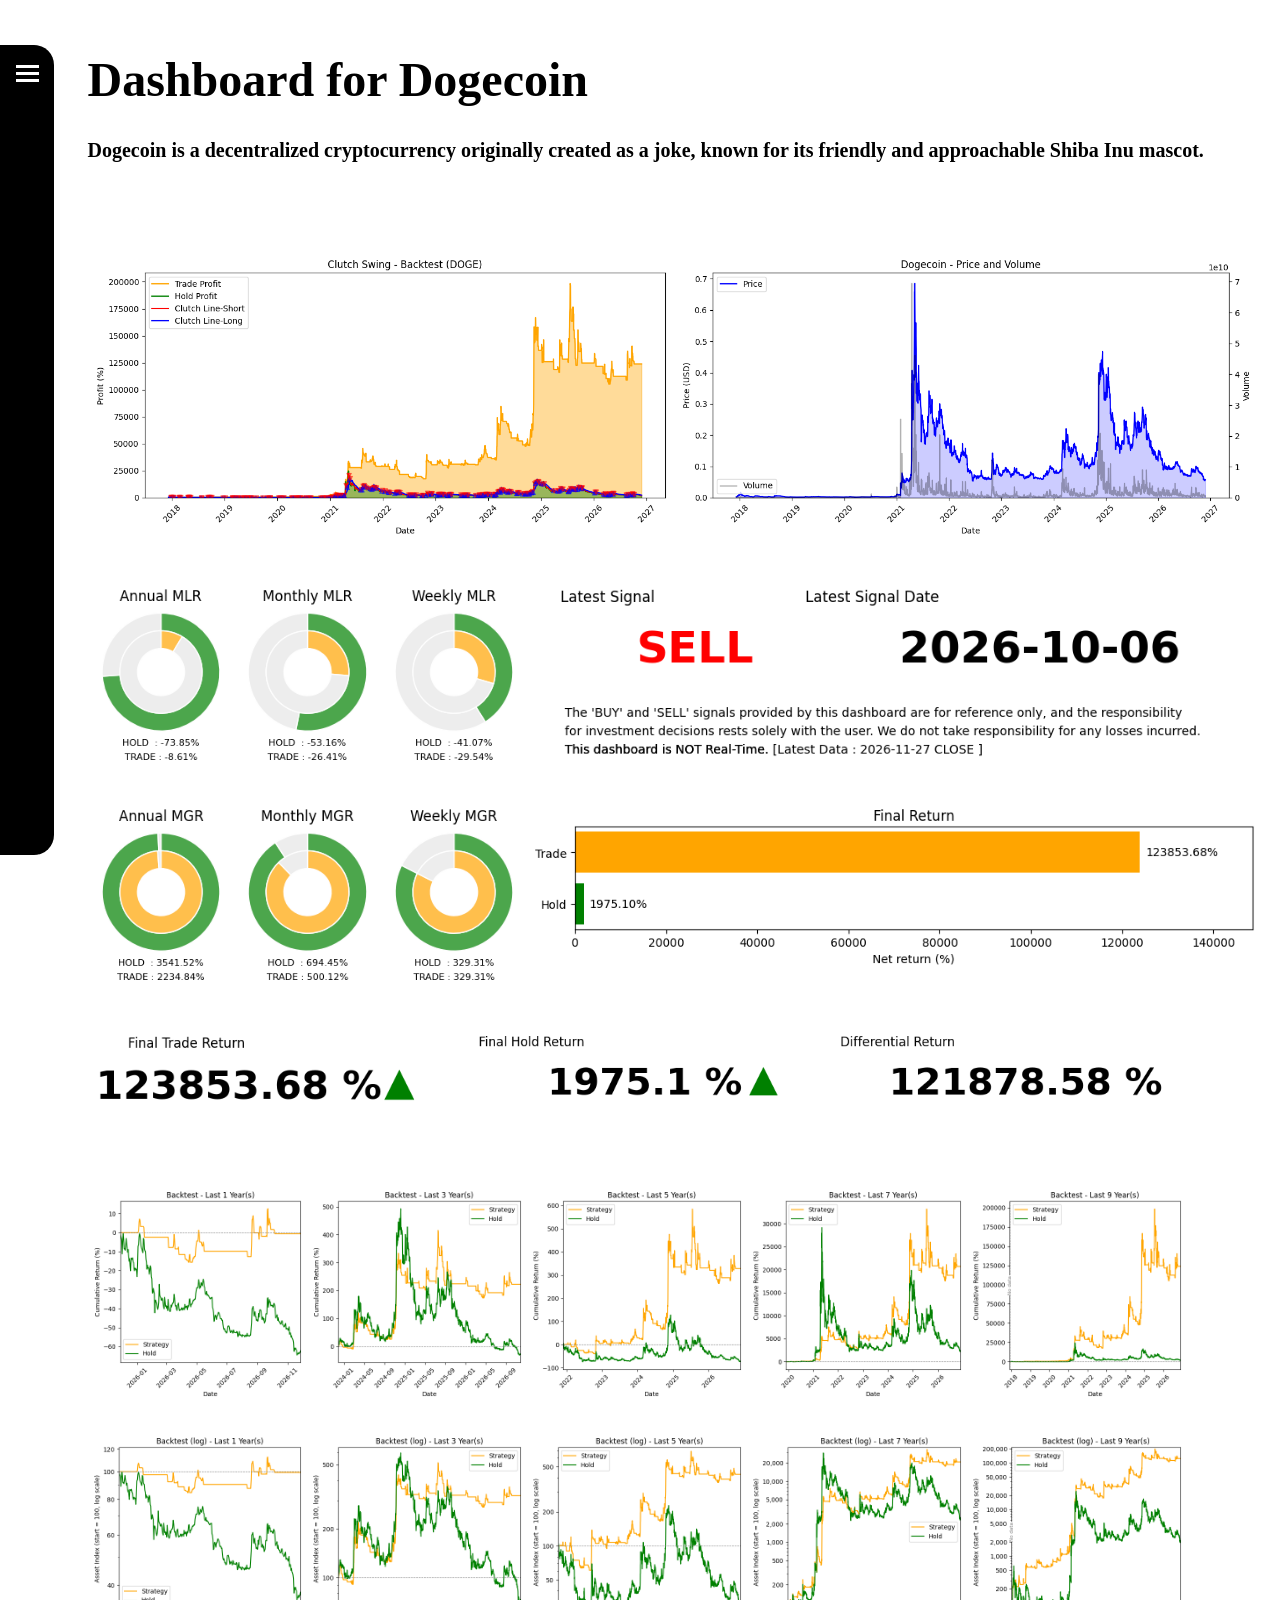
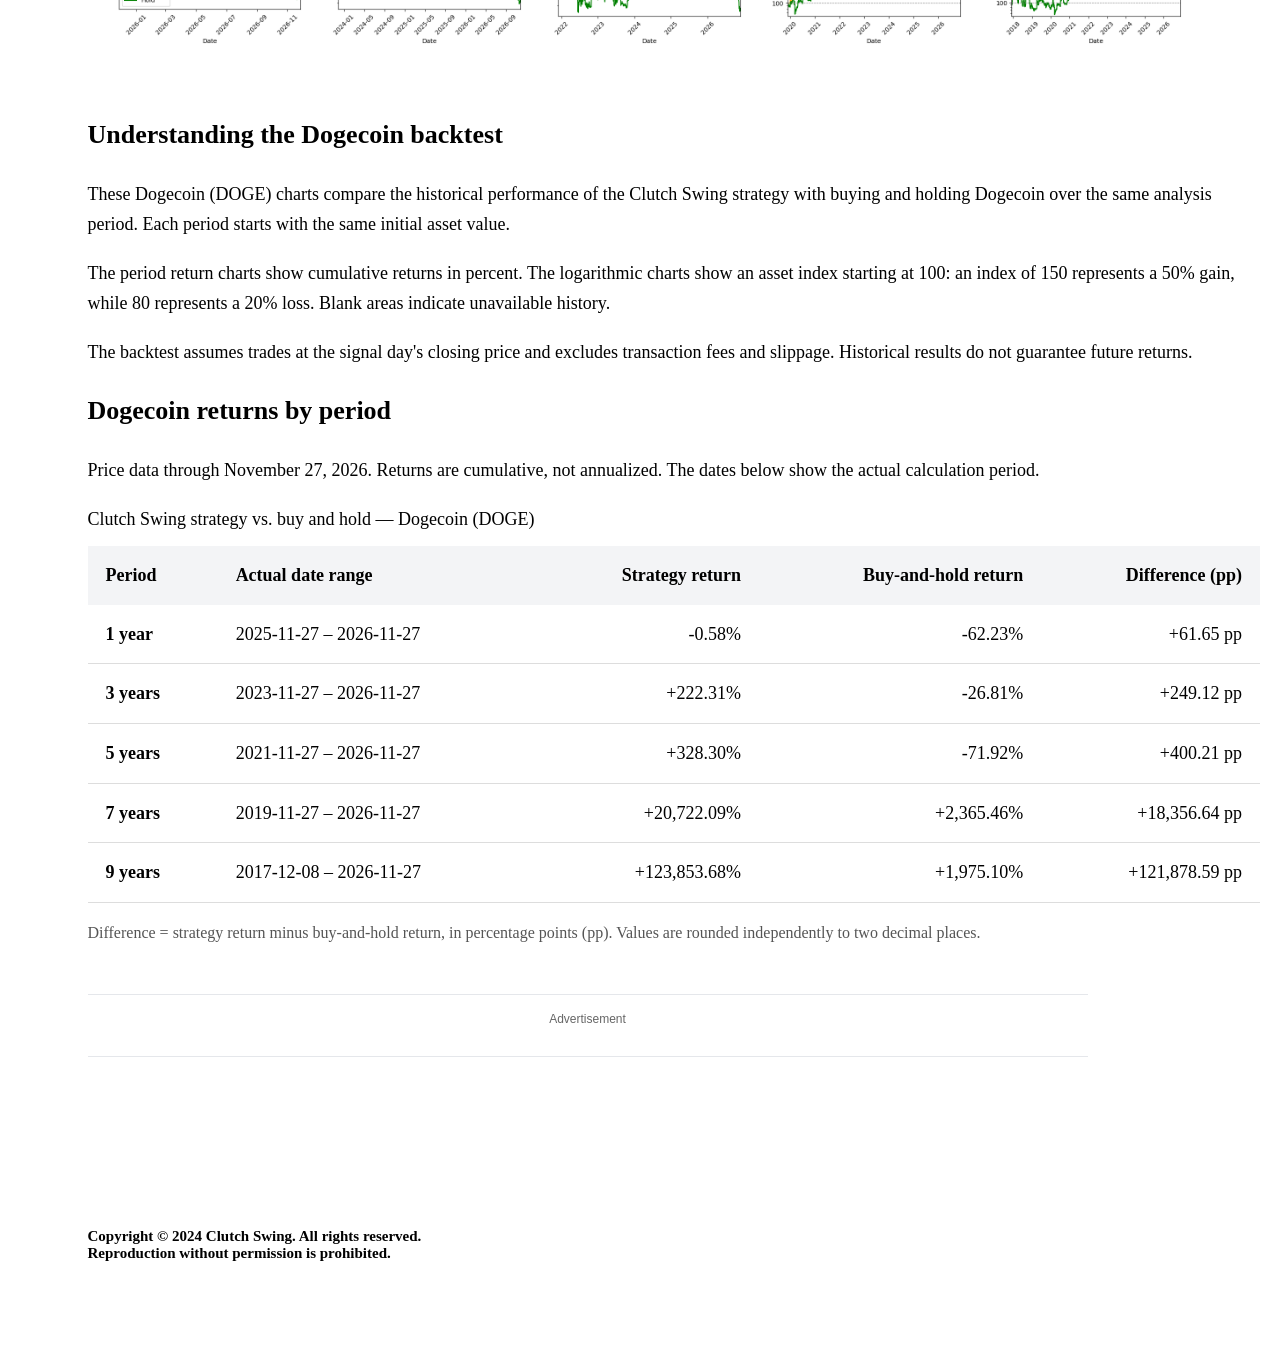
<file: dogecoin/index.html>
<!DOCTYPE html>
<html lang="en">
<head>
    <!-- Google tag (gtag.js) start -->
    <script async src="https://www.googletagmanager.com/gtag/js?id=G-BTLXV70KH6"></script>
    <script>
        window.dataLayer = window.dataLayer || [];
        function gtag(){dataLayer.push(arguments);}
        gtag('js', new Date());

        gtag('config', 'G-BTLXV70KH6');
    </script>
    <!-- Google tag (gtag.js) end -->


    <!-- Google AdSense -->
    <meta name="google-adsense-account" content="ca-pub-9298526248649500">

    <!-- Google AdSense Automatic Ads-->
    <script async src="https://pagead2.googlesyndication.com/pagead/js/adsbygoogle.js?client=ca-pub-9298526248649500" crossorigin="anonymous"></script>



    <meta http-equiv="Pragma" content="no-cache">
    <meta http-equiv="Cache-Control" content="no-cache">
    <meta charset="UTF-8">
    <meta name="viewport" content="width=device-width, initial-scale=1.0">
    
    <!--/ TITLE /-->
    <title>Dogecoin (DOGE) Backtest vs Buy and Hold | Clutch Swing</title>

    <!--/ Page Description /-->
    <meta name="description" content="Compare the Clutch Swing strategy with buying and holding Dogecoin (DOGE). Explore historical returns, trading signals, and backtest charts across multiple periods.">
    
    <link rel="canonical" href="https://clutchswing.com/dogecoin/">

    <!--/ Open Graph /-->
    <meta property="og:site_name" content="Clutch Swing">
    <meta property="og:image:alt" content="Clutch Swing logo">
    <meta property="og:type" content="website"> 
    <meta property="og:title" content="Dogecoin (DOGE) Backtest vs Buy and Hold | Clutch Swing">
    <meta property="og:description" content="Compare the Clutch Swing strategy with buying and holding Dogecoin (DOGE). Explore historical returns, trading signals, and backtest charts across multiple periods.">
    <meta property="og:image" content="https://clutchswing.com/logo.png">
    <meta property="og:url" content="https://clutchswing.com/dogecoin/">

    <!-- Twitter Card Meta Tags -->
    <meta name="twitter:card" content="summary">
    <meta name="twitter:title" content="Dogecoin (DOGE) Backtest vs Buy and Hold | Clutch Swing">
    <meta name="twitter:description" content="Compare the Clutch Swing strategy with buying and holding Dogecoin (DOGE). Explore historical returns, trading signals, and backtest charts across multiple periods.">
    <meta name="twitter:image" content="https://clutchswing.com/logo.png">
    <meta name="twitter:image:alt" content="Clutch Swing logo">
    <meta name="twitter:domain" content="clutchswing.com">



<link rel="stylesheet" href="../assets/style.css">
</head>       

<body>
<button class="mobile-menu-toggle" type="button" aria-expanded="false" aria-controls="site-menu">Menu</button>
<div class="side-bar" id="site-menu">
        <div class="side-bar__icon-box">
            <div class="side-bar__icon-1">
                <div></div>
                <div></div>
                <div></div>
            </div>
        </div>
        <ul>
            <li><a href="/">Home</a></li>
            <li><a href="../apple/index.html">APPLE</a></li>
            <li><a href="../nvidia/index.html">NVIDIA</a></li>
            <li><a href="../gold/index.html">Gold</a></li>
            <li><a href="../bitcoin/index.html">Bitcoin</a></li>
            <li><a href="../ethereum/index.html">Ethereum</a></li>
            <li><a href="../ethereum-classic/index.html">Ethereum Classic</a></li>
            <li><a href="../ripple/index.html">Ripple</a></li>
            <li><a href="../dogecoin/index.html">Dogecoin</a></li>
            <li><a href="../methodology/index.html">Documents</a></li>
            <li><a href="../about/index.html">Contact</a></li>
        </ul>

        <br>
        
    </div>

<div class="content-box" id="contentBox" style="clear: both;">
        <h1>Dashboard for Dogecoin</h1>
        <p style="font-size: 20px;">
            Dogecoin is a decentralized cryptocurrency originally created as a joke, known for its friendly and approachable Shiba Inu mascot.<br>
        <br>
        <br>
        <br>
        </p>

        <div class="chart-row chart-row--overview" style="width: 100%; clear: both; aspect-ratio: 1600 / 450;">
            <img style="height: auto; width: 50%; float:left;" src="../img/doge/doge_backtest.png" alt="DOGE Backtest Chart" width="1000" height="500" loading="eager" decoding="async">
            <img style="height: auto; width: 50%; float:left;" src="../img/doge/doge_close_vol.png" alt="DOGE Price and Volume Chart" width="1000" height="500" loading="eager" decoding="async">
        </div>

        <div class="metrics-group">
<div class="chart-row chart-row--metrics" style="width: 100%; clear: both; aspect-ratio: 1600 / 300;">
            <img style="height: auto; width: 12.5%; float:left;" src="../img/doge/doge_mlr_donut_annual.png" alt="DOGE Annual MLR Donut Chart" width="175" height="226" loading="lazy" decoding="async">
            <img style="height: auto; width: 12.5%; float:left;" src="../img/doge/doge_mlr_donut_monthly.png" alt="DOGE Monthly MLR Donut Chart" width="175" height="226" loading="lazy" decoding="async">
            <img style="height: auto; width: 12.5%; float:left;" src="../img/doge/doge_mlr_donut_weekly.png" alt="DOGE Weekly MLR Donut Chart" width="175" height="226" loading="lazy" decoding="async">
            <img style="height: auto; width: 62.5%; float:left;" src="../img/doge/doge_latest_signal.png" alt="DOGE Clutch Swing Signal" width="835" height="210" loading="lazy" decoding="async">
        </div>

        <div class="chart-row chart-row--metrics" style="width: 100%; clear: both; aspect-ratio: 1600 / 300;">
            <img style="height: auto; width: 12.5%; float:left;" src="../img/doge/doge_mgr_donut_annual.png" alt="DOGE Annual MGR Donut Chart" width="175" height="226" loading="lazy" decoding="async">
            <img style="height: auto; width: 12.5%; float:left;" src="../img/doge/doge_mgr_donut_monthly.png" alt="DOGE Monthly MGR Donut Chart" width="175" height="226" loading="lazy" decoding="async">
            <img style="height: auto; width: 12.5%; float:left;" src="../img/doge/doge_mgr_donut_weekly.png" alt="DOGE Weekly MGR Donut Chart" width="175" height="226" loading="lazy" decoding="async">
            <img style="height: auto; width: 62.5%; float:left;" src="../img/doge/doge_final_return_bar.png" alt="DOGE Final Return Bar Chart" width="889" height="209" loading="lazy" decoding="async">
        </div>
        </div>

        <div class="chart-row chart-row--totals" style="width: 100%; clear: both;">
            <img style="height: auto; width: 31.25%; float:left;" src="../img/doge/doge_final_trade_return.png" alt="DOGE Final Trade Return" width="468" height="140" loading="lazy" decoding="async">
            <img style="height: auto; width: 31.25%; float:left;" src="../img/doge/doge_final_hole_return.png" alt="DOGE Final Hold Return" width="490" height="140" loading="lazy" decoding="async">
            <img style="height: auto; width: 31.25%; float:left;" src="../img/doge/doge_final_diff_return.png" alt="DOGE Final Differential Return" width="490" height="140" loading="lazy" decoding="async">
        </div>

        <div class="chart-row chart-row--periods" style="width: 100%; clear: both;">
            <br><br>
            <img style="height: auto; width: 18.75%; float:left;" src="../img/doge/doge_backtest_1y.png" alt="DOGE Backtest Last 1 Year(s)" width="500" height="500" loading="lazy" decoding="async">
            <img style="height: auto; width: 18.75%; float:left;" src="../img/doge/doge_backtest_3y.png" alt="DOGE Backtest Last 3 Year(s)" width="500" height="500" loading="lazy" decoding="async">
            <img style="height: auto; width: 18.75%; float:left;" src="../img/doge/doge_backtest_5y.png" alt="DOGE Backtest Last 5 Year(s)" width="500" height="500" loading="lazy" decoding="async">
            <img style="height: auto; width: 18.75%; float:left;" src="../img/doge/doge_backtest_7y.png" alt="DOGE Backtest Last 7 Year(s)" width="500" height="500" loading="lazy" decoding="async">
            <img style="height: auto; width: 18.75%; float:left;" src="../img/doge/doge_backtest_9y.png" alt="DOGE Backtest Last 9 Year(s)" width="500" height="500" loading="lazy" decoding="async">
            <br>
        </div>

        <div class="chart-row chart-row--periods" style="width: 100%; clear: both;">
            <br>
            <img style="height: auto; width: 18.75%; float:left;" src="../img/doge/doge_backtest_log_1y.png" alt="DOGE Log Backtest Last 1 Year(s)" width="500" height="500" loading="lazy" decoding="async">
            <img style="height: auto; width: 18.75%; float:left;" src="../img/doge/doge_backtest_log_3y.png" alt="DOGE Log Backtest Last 3 Year(s)" width="500" height="500" loading="lazy" decoding="async">
            <img style="height: auto; width: 18.75%; float:left;" src="../img/doge/doge_backtest_log_5y.png" alt="DOGE Log Backtest Last 5 Year(s)" width="500" height="500" loading="lazy" decoding="async">
            <img style="height: auto; width: 18.75%; float:left;" src="../img/doge/doge_backtest_log_7y.png" alt="DOGE Log Backtest Last 7 Year(s)" width="500" height="500" loading="lazy" decoding="async">
            <img style="height: auto; width: 18.75%; float:left;" src="../img/doge/doge_backtest_log_9y.png" alt="DOGE Log Backtest Last 9 Year(s)" width="500" height="500" loading="lazy" decoding="async">
            <br>
        </div>

        <!-- Dogecoin performance summary -->
        <section data-summary-src="../summaries/doge.csv" aria-busy="true" aria-labelledby="doge-summary-title" style="width: 100%; max-width: 1500px; clear: both; padding-top: 40px; font-size: 18px; font-weight: normal; line-height: 1.7;">
            <h2 id="doge-summary-title" style="font-size: 26px;">Understanding the Dogecoin backtest</h2>
            <p>These Dogecoin (DOGE) charts compare the historical performance of the Clutch Swing strategy with buying and holding Dogecoin over the same analysis period. Each period starts with the same initial asset value.</p>
            <p>The period return charts show cumulative returns in percent. The logarithmic charts show an asset index starting at 100: an index of 150 represents a 50% gain, while 80 represents a 20% loss. Blank areas indicate unavailable history.</p>
            <p>The backtest assumes trades at the signal day's closing price and excludes transaction fees and slippage. Historical results do not guarantee future returns.</p>
            <h2 style="font-size: 26px;">Dogecoin returns by period</h2>
            <p>Price data through <time data-summary-date>loading</time>. Returns are cumulative, not annualized. The dates below show the actual calculation period.</p>
            <p data-summary-status role="status">Loading return data...</p>
            <noscript><p>Enable JavaScript to view the return table.</p></noscript>
            <div class="table-scroll" role="region" aria-label="Period return table" tabindex="0">
            <table style="width: 100%; border-collapse: collapse; font-size: 18px; font-variant-numeric: tabular-nums;">
                <caption style="text-align: left; padding-bottom: 12px;">Clutch Swing strategy vs. buy and hold &mdash; Dogecoin (DOGE)</caption>
                <thead style="background: #f3f4f6;">
                    <tr>
                        <th scope="col" style="padding: 14px 18px; text-align: left;">Period</th>
                        <th scope="col" style="padding: 14px 18px; text-align: left;">Actual date range</th>
                        <th scope="col" style="padding: 14px 18px; text-align: right;">Strategy return</th>
                        <th scope="col" style="padding: 14px 18px; text-align: right;">Buy-and-hold return</th>
                        <th scope="col" style="padding: 14px 18px; text-align: right;">Difference (pp)</th>
                    </tr>
                </thead>
                <tbody></tbody>
            </table>
            </div>
            <p style="font-size: 16px; color: #555;">Difference = strategy return minus buy-and-hold return, in percentage points (pp). Values are rounded independently to two decimal places.</p>
        </section>

        <aside class="page-ad" aria-label="Advertisement">
            <p class="page-ad-label">Advertisement</p>
            <ins class="adsbygoogle"
                style="display:block; text-align:center;"
                data-ad-layout="in-article"
                data-ad-format="fluid"
                data-ad-client="ca-pub-9298526248649500"
                data-ad-slot="3586155700"></ins>
            <script>(adsbygoogle = window.adsbygoogle || []).push({});</script>
        </aside>

        <!-- Copyright -->
        <div style="width: 100%; clear: both;">
            <br>
            <br>
            <br>
            <br>
            <p style="font-size: 15px; text-align: left;">
                Copyright © 2024 Clutch Swing. All rights reserved.<br>
                Reproduction without permission is prohibited.<br>
            </p>
            <br>
            <br>
        </div>
    </div>
<script src="../assets/summary.js" defer></script>
<script src="../assets/mobile.js" defer></script>
</body>
</html>
</file>
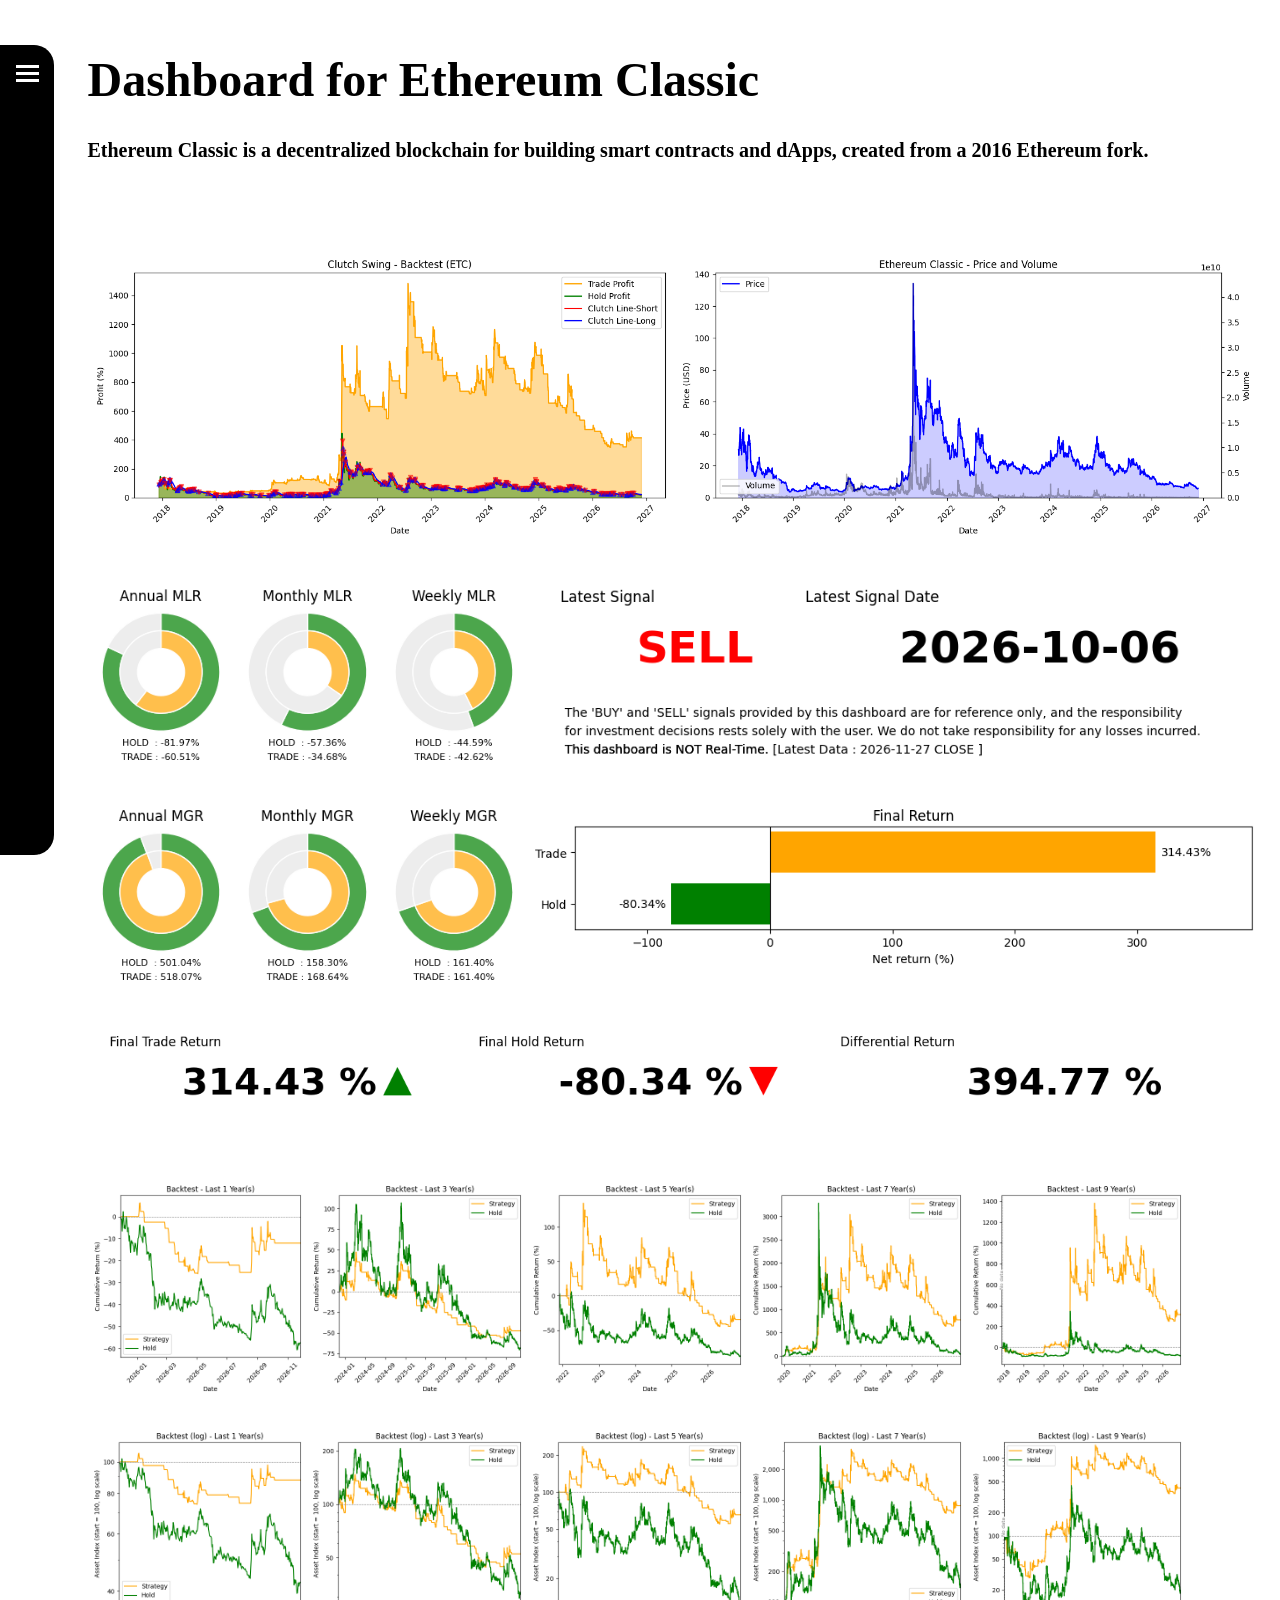
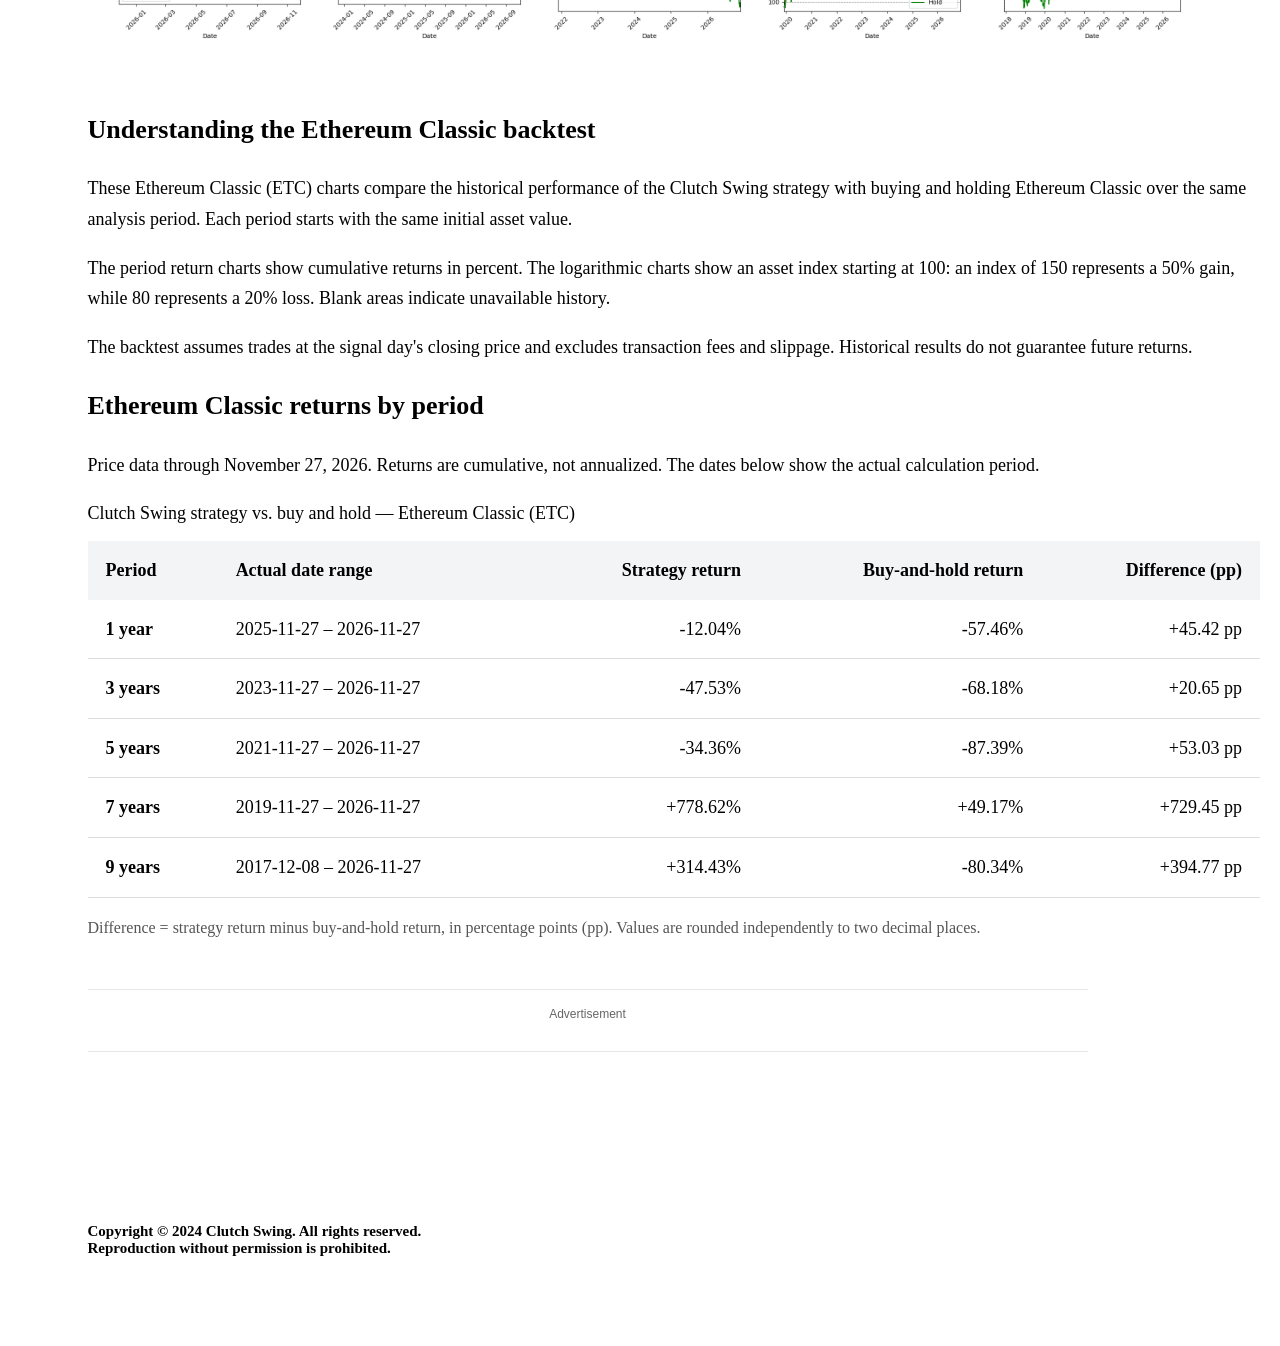
<file: ethereum-classic/index.html>
<!DOCTYPE html>
<html lang="en">
<head>
    <!-- Google tag (gtag.js) start -->
    <script async src="https://www.googletagmanager.com/gtag/js?id=G-BTLXV70KH6"></script>
    <script>
        window.dataLayer = window.dataLayer || [];
        function gtag(){dataLayer.push(arguments);}
        gtag('js', new Date());

        gtag('config', 'G-BTLXV70KH6');
    </script>
    <!-- Google tag (gtag.js) end -->


    <!-- Google AdSense -->
    <meta name="google-adsense-account" content="ca-pub-9298526248649500">

    <!-- Google AdSense Automatic Ads-->
    <script async src="https://pagead2.googlesyndication.com/pagead/js/adsbygoogle.js?client=ca-pub-9298526248649500" crossorigin="anonymous"></script>



    <meta http-equiv="Pragma" content="no-cache">
    <meta http-equiv="Cache-Control" content="no-cache">
    <meta charset="UTF-8">
    <meta name="viewport" content="width=device-width, initial-scale=1.0">
    
    <!--/ TITLE /-->
    <title>Ethereum Classic (ETC) Backtests | Clutch Swing</title>

    <!--/ Page Description /-->
    <meta name="description" content="Explore Ethereum Classic (ETC) backtests. Compare Clutch Swing strategy returns with buy and hold, review historical trading signals, and examine price and volume.">
    
    <link rel="canonical" href="https://clutchswing.com/ethereum-classic/">

    <!--/ Open Graph /-->
    <meta property="og:site_name" content="Clutch Swing">
    <meta property="og:image:alt" content="Clutch Swing logo">
    <meta property="og:type" content="website"> 
    <meta property="og:title" content="Ethereum Classic (ETC) Backtests | Clutch Swing">
    <meta property="og:description" content="Explore Ethereum Classic (ETC) backtests. Compare Clutch Swing strategy returns with buy and hold, review historical trading signals, and examine price and volume.">
    <meta property="og:image" content="https://clutchswing.com/logo.png">
    <meta property="og:url" content="https://clutchswing.com/ethereum-classic/">

    <!-- Twitter Card Meta Tags -->
    <meta name="twitter:card" content="summary">
    <meta name="twitter:title" content="Ethereum Classic (ETC) Backtests | Clutch Swing">
    <meta name="twitter:description" content="Explore Ethereum Classic (ETC) backtests. Compare Clutch Swing strategy returns with buy and hold, review historical trading signals, and examine price and volume.">
    <meta name="twitter:image" content="https://clutchswing.com/logo.png">
    <meta name="twitter:image:alt" content="Clutch Swing logo">
    <meta name="twitter:domain" content="clutchswing.com">



<link rel="stylesheet" href="../assets/style.css">
</head>       

<body>
<button class="mobile-menu-toggle" type="button" aria-expanded="false" aria-controls="site-menu">Menu</button>
<div class="side-bar" id="site-menu">
        <div class="side-bar__icon-box">
            <div class="side-bar__icon-1">
                <div></div>
                <div></div>
                <div></div>
            </div>
        </div>
        <ul>
            <li><a href="/">Home</a></li>
            <li><a href="../apple/index.html">APPLE</a></li>
            <li><a href="../nvidia/index.html">NVIDIA</a></li>
            <li><a href="../gold/index.html">Gold</a></li>
            <li><a href="../bitcoin/index.html">Bitcoin</a></li>
            <li><a href="../ethereum/index.html">Ethereum</a></li>
            <li><a href="../ethereum-classic/index.html">Ethereum Classic</a></li>
            <li><a href="../ripple/index.html">Ripple</a></li>
            <li><a href="../dogecoin/index.html">Dogecoin</a></li>
            <li><a href="../methodology/index.html">Documents</a></li>
            <li><a href="../about/index.html">Contact</a></li>
        </ul>

        <br>
        
    </div>

<div class="content-box" id="contentBox" style="clear: both;">
        <h1>Dashboard for Ethereum Classic</h1>
        <p style="font-size: 20px;">
            Ethereum Classic is a decentralized blockchain for building smart contracts and dApps, created from a 2016 Ethereum fork.<br>
        <br>
        <br>
        <br>
        </p>

        <div class="chart-row chart-row--overview" style="width: 100%; clear: both; aspect-ratio: 1600 / 450;">
            <img style="height: auto; width: 50%; float:left;" src="../img/etc/etc_backtest.png" alt="ETC Backtest Chart" width="1000" height="500" loading="eager" decoding="async">
            <img style="height: auto; width: 50%; float:left;" src="../img/etc/etc_close_vol.png" alt="ETC Price and Volume Chart" width="1000" height="500" loading="eager" decoding="async">
        </div>

        <div class="metrics-group">
<div class="chart-row chart-row--metrics" style="width: 100%; clear: both; aspect-ratio: 1600 / 300;">
            <img style="height: auto; width: 12.5%; float:left;" src="../img/etc/etc_mlr_donut_annual.png" alt="ETC Annual MLR Donut Chart" width="175" height="226" loading="lazy" decoding="async">
            <img style="height: auto; width: 12.5%; float:left;" src="../img/etc/etc_mlr_donut_monthly.png" alt="ETC Monthly MLR Donut Chart" width="175" height="226" loading="lazy" decoding="async">
            <img style="height: auto; width: 12.5%; float:left;" src="../img/etc/etc_mlr_donut_weekly.png" alt="ETC Weekly MLR Donut Chart" width="175" height="226" loading="lazy" decoding="async">
            <img style="height: auto; width: 62.5%; float:left;" src="../img/etc/etc_latest_signal.png" alt="ETC Clutch Swing Signal" width="835" height="210" loading="lazy" decoding="async">
        </div>

        <div class="chart-row chart-row--metrics" style="width: 100%; clear: both; aspect-ratio: 1600 / 300;">
            <img style="height: auto; width: 12.5%; float:left;" src="../img/etc/etc_mgr_donut_annual.png" alt="ETC Annual MGR Donut Chart" width="175" height="226" loading="lazy" decoding="async">
            <img style="height: auto; width: 12.5%; float:left;" src="../img/etc/etc_mgr_donut_monthly.png" alt="ETC Monthly MGR Donut Chart" width="175" height="226" loading="lazy" decoding="async">
            <img style="height: auto; width: 12.5%; float:left;" src="../img/etc/etc_mgr_donut_weekly.png" alt="ETC Weekly MGR Donut Chart" width="175" height="226" loading="lazy" decoding="async">
            <img style="height: auto; width: 62.5%; float:left;" src="../img/etc/etc_final_return_bar.png" alt="ETC Final Return Bar Chart" width="889" height="209" loading="lazy" decoding="async">
        </div>
        </div>

        <div class="chart-row chart-row--totals" style="width: 100%; clear: both;">
            <img style="height: auto; width: 31.25%; float:left;" src="../img/etc/etc_final_trade_return.png" alt="ETC Final Trade Return" width="490" height="140" loading="lazy" decoding="async">
            <img style="height: auto; width: 31.25%; float:left;" src="../img/etc/etc_final_hole_return.png" alt="ETC Final Hold Return" width="490" height="140" loading="lazy" decoding="async">
            <img style="height: auto; width: 31.25%; float:left;" src="../img/etc/etc_final_diff_return.png" alt="ETC Final Differential Return" width="490" height="140" loading="lazy" decoding="async">
        </div>

        <div class="chart-row chart-row--periods" style="width: 100%; clear: both;">
            <br><br>
            <img style="height: auto; width: 18.75%; float:left;" src="../img/etc/etc_backtest_1y.png" alt="ETC Backtest Last 1 Year(s)" width="500" height="500" loading="lazy" decoding="async">
            <img style="height: auto; width: 18.75%; float:left;" src="../img/etc/etc_backtest_3y.png" alt="ETC Backtest Last 3 Year(s)" width="500" height="500" loading="lazy" decoding="async">
            <img style="height: auto; width: 18.75%; float:left;" src="../img/etc/etc_backtest_5y.png" alt="ETC Backtest Last 5 Year(s)" width="500" height="500" loading="lazy" decoding="async">
            <img style="height: auto; width: 18.75%; float:left;" src="../img/etc/etc_backtest_7y.png" alt="ETC Backtest Last 7 Year(s)" width="500" height="500" loading="lazy" decoding="async">
            <img style="height: auto; width: 18.75%; float:left;" src="../img/etc/etc_backtest_9y.png" alt="ETC Backtest Last 9 Year(s)" width="500" height="500" loading="lazy" decoding="async">
            <br>
        </div>

        <div class="chart-row chart-row--periods" style="width: 100%; clear: both;">
            <br>
            <img style="height: auto; width: 18.75%; float:left;" src="../img/etc/etc_backtest_log_1y.png" alt="ETC Log Backtest Last 1 Year(s)" width="500" height="500" loading="lazy" decoding="async">
            <img style="height: auto; width: 18.75%; float:left;" src="../img/etc/etc_backtest_log_3y.png" alt="ETC Log Backtest Last 3 Year(s)" width="500" height="500" loading="lazy" decoding="async">
            <img style="height: auto; width: 18.75%; float:left;" src="../img/etc/etc_backtest_log_5y.png" alt="ETC Log Backtest Last 5 Year(s)" width="500" height="500" loading="lazy" decoding="async">
            <img style="height: auto; width: 18.75%; float:left;" src="../img/etc/etc_backtest_log_7y.png" alt="ETC Log Backtest Last 7 Year(s)" width="500" height="500" loading="lazy" decoding="async">
            <img style="height: auto; width: 18.75%; float:left;" src="../img/etc/etc_backtest_log_9y.png" alt="ETC Log Backtest Last 9 Year(s)" width="500" height="500" loading="lazy" decoding="async">
            <br>
        </div>

        <!-- Ethereum Classic performance summary -->
        <section data-summary-src="../summaries/etc.csv" aria-busy="true" aria-labelledby="etc-summary-title" style="width: 100%; max-width: 1500px; clear: both; padding-top: 40px; font-size: 18px; font-weight: normal; line-height: 1.7;">
            <h2 id="etc-summary-title" style="font-size: 26px;">Understanding the Ethereum Classic backtest</h2>
            <p>These Ethereum Classic (ETC) charts compare the historical performance of the Clutch Swing strategy with buying and holding Ethereum Classic over the same analysis period. Each period starts with the same initial asset value.</p>
            <p>The period return charts show cumulative returns in percent. The logarithmic charts show an asset index starting at 100: an index of 150 represents a 50% gain, while 80 represents a 20% loss. Blank areas indicate unavailable history.</p>
            <p>The backtest assumes trades at the signal day's closing price and excludes transaction fees and slippage. Historical results do not guarantee future returns.</p>
            <h2 style="font-size: 26px;">Ethereum Classic returns by period</h2>
            <p>Price data through <time data-summary-date>loading</time>. Returns are cumulative, not annualized. The dates below show the actual calculation period.</p>
            <p data-summary-status role="status">Loading return data...</p>
            <noscript><p>Enable JavaScript to view the return table.</p></noscript>
            <div class="table-scroll" role="region" aria-label="Period return table" tabindex="0">
            <table style="width: 100%; border-collapse: collapse; font-size: 18px; font-variant-numeric: tabular-nums;">
                <caption style="text-align: left; padding-bottom: 12px;">Clutch Swing strategy vs. buy and hold &mdash; Ethereum Classic (ETC)</caption>
                <thead style="background: #f3f4f6;">
                    <tr>
                        <th scope="col" style="padding: 14px 18px; text-align: left;">Period</th>
                        <th scope="col" style="padding: 14px 18px; text-align: left;">Actual date range</th>
                        <th scope="col" style="padding: 14px 18px; text-align: right;">Strategy return</th>
                        <th scope="col" style="padding: 14px 18px; text-align: right;">Buy-and-hold return</th>
                        <th scope="col" style="padding: 14px 18px; text-align: right;">Difference (pp)</th>
                    </tr>
                </thead>
                <tbody></tbody>
            </table>
            </div>
            <p style="font-size: 16px; color: #555;">Difference = strategy return minus buy-and-hold return, in percentage points (pp). Values are rounded independently to two decimal places.</p>
        </section>

        <aside class="page-ad" aria-label="Advertisement">
            <p class="page-ad-label">Advertisement</p>
            <ins class="adsbygoogle"
                style="display:block; text-align:center;"
                data-ad-layout="in-article"
                data-ad-format="fluid"
                data-ad-client="ca-pub-9298526248649500"
                data-ad-slot="3586155700"></ins>
            <script>(adsbygoogle = window.adsbygoogle || []).push({});</script>
        </aside>

        <!-- Copyright -->
        <div style="width: 100%; clear: both;">
            <br>
            <br>
            <br>
            <br>
            <p style="font-size: 15px; text-align: left;">
                Copyright © 2024 Clutch Swing. All rights reserved.<br>
                Reproduction without permission is prohibited.<br>
            </p>
            <br>
            <br>
        </div>
    </div>
<script src="../assets/summary.js" defer></script>
<script src="../assets/mobile.js" defer></script>
</body>
</html>
</file>
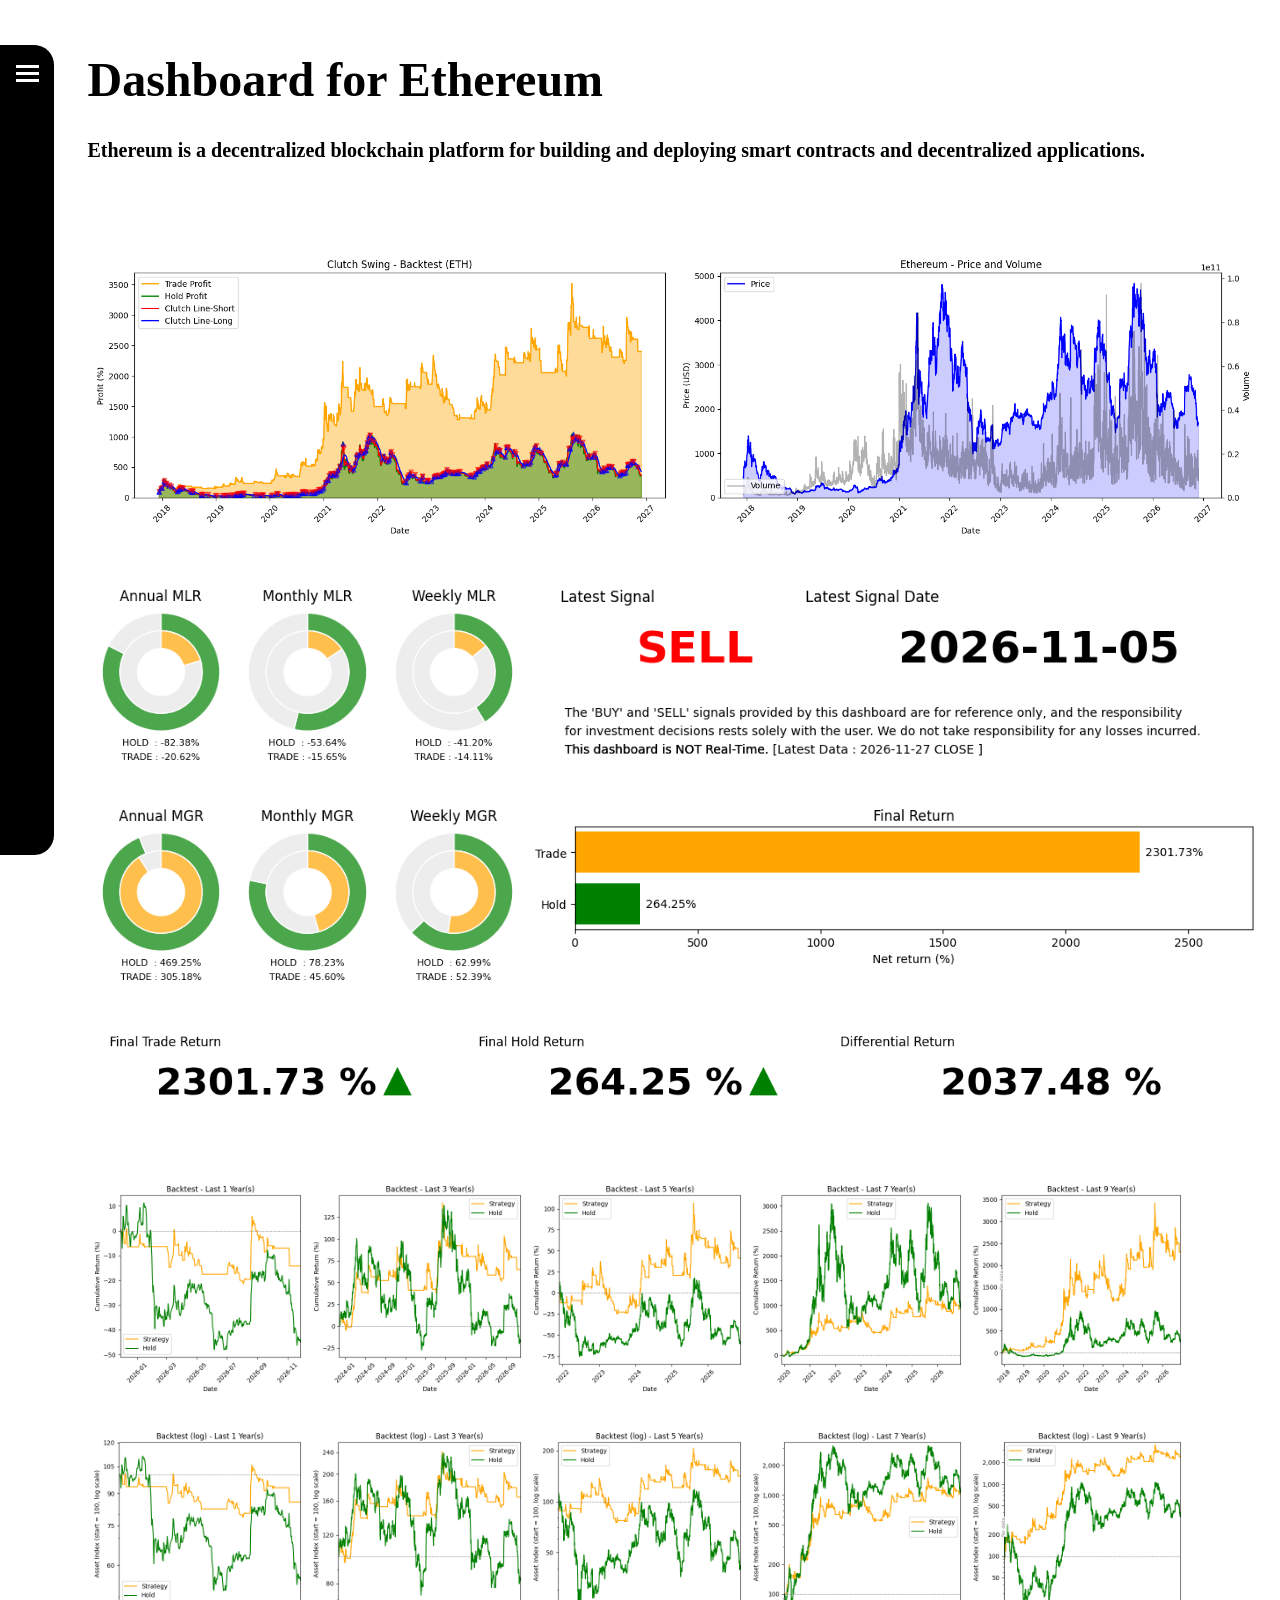
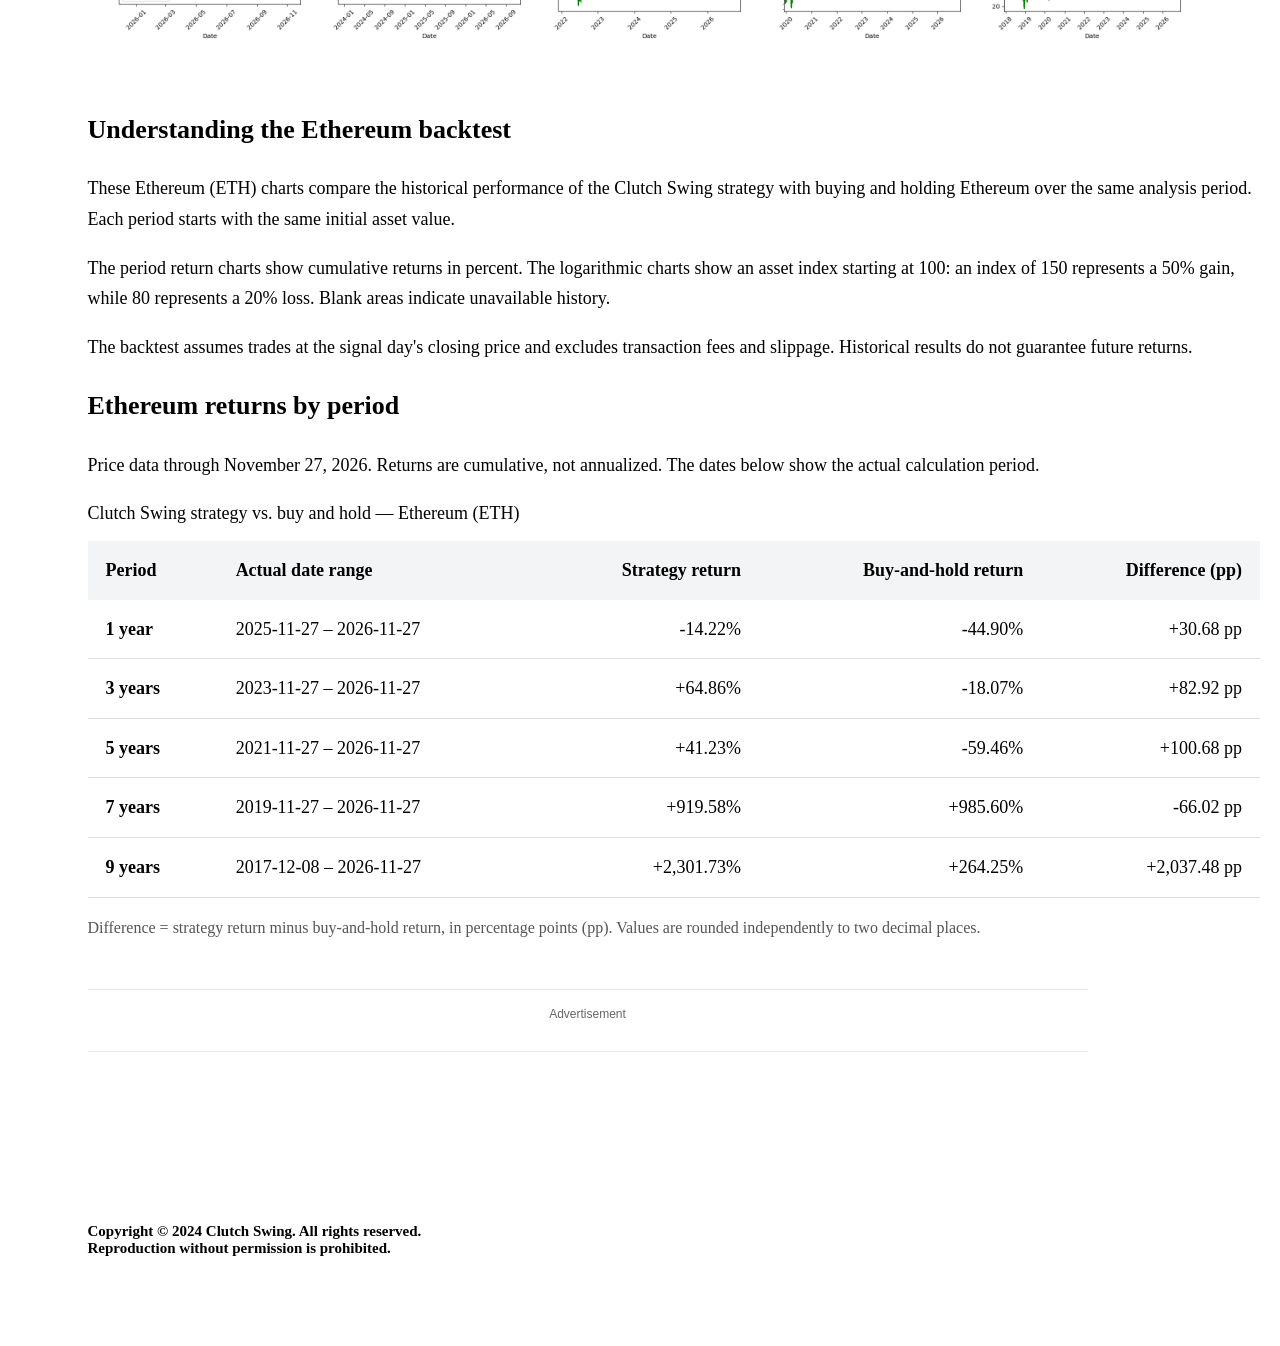
<file: ethereum/index.html>
<!DOCTYPE html>
<html lang="en">
<head>
    <!-- Google tag (gtag.js) start -->
    <script async src="https://www.googletagmanager.com/gtag/js?id=G-BTLXV70KH6"></script>
    <script>
        window.dataLayer = window.dataLayer || [];
        function gtag(){dataLayer.push(arguments);}
        gtag('js', new Date());

        gtag('config', 'G-BTLXV70KH6');
    </script>
    <!-- Google tag (gtag.js) end -->


    <!-- Google AdSense -->
    <meta name="google-adsense-account" content="ca-pub-9298526248649500">

    <!-- Google AdSense Automatic Ads-->
    <script async src="https://pagead2.googlesyndication.com/pagead/js/adsbygoogle.js?client=ca-pub-9298526248649500" crossorigin="anonymous"></script>



    <meta http-equiv="Pragma" content="no-cache">
    <meta http-equiv="Cache-Control" content="no-cache">
    <meta charset="UTF-8">
    <meta name="viewport" content="width=device-width, initial-scale=1.0">
    
    <!--/ TITLE /-->
    <title>Ethereum (ETH) Backtest vs Buy and Hold | Clutch Swing</title>

    <!--/ Page Description /-->
    <meta name="description" content="Compare the Clutch Swing strategy with buying and holding Ethereum (ETH). Review historical returns, trading signals, and backtest charts across multiple periods.">
    
    <link rel="canonical" href="https://clutchswing.com/ethereum/">

    <!--/ Open Graph /-->
    <meta property="og:site_name" content="Clutch Swing">
    <meta property="og:image:alt" content="Clutch Swing logo">
    <meta property="og:type" content="website"> 
    <meta property="og:title" content="Ethereum (ETH) Backtest vs Buy and Hold | Clutch Swing">
    <meta property="og:description" content="Compare the Clutch Swing strategy with buying and holding Ethereum (ETH). Review historical returns, trading signals, and backtest charts across multiple periods.">
    <meta property="og:image" content="https://clutchswing.com/logo.png">
    <meta property="og:url" content="https://clutchswing.com/ethereum/">

    <!-- Twitter Card Meta Tags -->
    <meta name="twitter:card" content="summary">
    <meta name="twitter:title" content="Ethereum (ETH) Backtest vs Buy and Hold | Clutch Swing">
    <meta name="twitter:description" content="Compare the Clutch Swing strategy with buying and holding Ethereum (ETH). Review historical returns, trading signals, and backtest charts across multiple periods.">
    <meta name="twitter:image" content="https://clutchswing.com/logo.png">
    <meta name="twitter:image:alt" content="Clutch Swing logo">
    <meta name="twitter:domain" content="clutchswing.com">



<link rel="stylesheet" href="../assets/style.css">
</head>       

<body>
<button class="mobile-menu-toggle" type="button" aria-expanded="false" aria-controls="site-menu">Menu</button>
<div class="side-bar" id="site-menu">
        <div class="side-bar__icon-box">
            <div class="side-bar__icon-1">
                <div></div>
                <div></div>
                <div></div>
            </div>
        </div>
        <ul>
            <li><a href="/">Home</a></li>
            <li><a href="../apple/index.html">APPLE</a></li>
            <li><a href="../nvidia/index.html">NVIDIA</a></li>
            <li><a href="../gold/index.html">Gold</a></li>
            <li><a href="../bitcoin/index.html">Bitcoin</a></li>
            <li><a href="../ethereum/index.html">Ethereum</a></li>
            <li><a href="../ethereum-classic/index.html">Ethereum Classic</a></li>
            <li><a href="../ripple/index.html">Ripple</a></li>
            <li><a href="../dogecoin/index.html">Dogecoin</a></li>
            <li><a href="../methodology/index.html">Documents</a></li>
            <li><a href="../about/index.html">Contact</a></li>
        </ul>

        <br>
        
    </div>

<div class="content-box" id="contentBox" style="clear: both;">
        <h1>Dashboard for Ethereum</h1>
        <p style="font-size: 20px;">
            Ethereum is a decentralized blockchain platform for building and deploying smart contracts and decentralized applications.<br>
        <br>
        <br>
        <br>
        </p>

        <div class="chart-row chart-row--overview" style="width: 100%; clear: both; aspect-ratio: 1600 / 450;">
            <img style="height: auto; width: 50%; float:left;" src="../img/eth/eth_backtest.png" alt="ETH Backtest Chart" width="1000" height="500" loading="eager" decoding="async">
            <img style="height: auto; width: 50%; float:left;" src="../img/eth/eth_close_vol.png" alt="ETH Price and Volume Chart" width="1000" height="500" loading="eager" decoding="async">
        </div>

        <div class="metrics-group">
<div class="chart-row chart-row--metrics" style="width: 100%; clear: both; aspect-ratio: 1600 / 300;">
            <img style="height: auto; width: 12.5%; float:left;" src="../img/eth/eth_mlr_donut_annual.png" alt="ETH Annual MLR Donut Chart" width="175" height="226" loading="lazy" decoding="async">
            <img style="height: auto; width: 12.5%; float:left;" src="../img/eth/eth_mlr_donut_monthly.png" alt="ETH Monthly MLR Donut Chart" width="175" height="226" loading="lazy" decoding="async">
            <img style="height: auto; width: 12.5%; float:left;" src="../img/eth/eth_mlr_donut_weekly.png" alt="ETH Weekly MLR Donut Chart" width="175" height="226" loading="lazy" decoding="async">
            <img style="height: auto; width: 62.5%; float:left;" src="../img/eth/eth_latest_signal.png" alt="ETH Clutch Swing Signal" width="835" height="210" loading="lazy" decoding="async">
        </div>

        <div class="chart-row chart-row--metrics" style="width: 100%; clear: both; aspect-ratio: 1600 / 300;">
            <img style="height: auto; width: 12.5%; float:left;" src="../img/eth/eth_mgr_donut_annual.png" alt="ETH Annual MGR Donut Chart" width="175" height="226" loading="lazy" decoding="async">
            <img style="height: auto; width: 12.5%; float:left;" src="../img/eth/eth_mgr_donut_monthly.png" alt="ETH Monthly MGR Donut Chart" width="175" height="226" loading="lazy" decoding="async">
            <img style="height: auto; width: 12.5%; float:left;" src="../img/eth/eth_mgr_donut_weekly.png" alt="ETH Weekly MGR Donut Chart" width="175" height="226" loading="lazy" decoding="async">
            <img style="height: auto; width: 62.5%; float:left;" src="../img/eth/eth_final_return_bar.png" alt="ETH Final Return Bar Chart" width="889" height="209" loading="lazy" decoding="async">
        </div>
        </div>

        <div class="chart-row chart-row--totals" style="width: 100%; clear: both;">
            <img style="height: auto; width: 31.25%; float:left;" src="../img/eth/eth_final_trade_return.png" alt="ETH Final Trade Return" width="490" height="140" loading="lazy" decoding="async">
            <img style="height: auto; width: 31.25%; float:left;" src="../img/eth/eth_final_hole_return.png" alt="ETH Final Hold Return" width="490" height="140" loading="lazy" decoding="async">
            <img style="height: auto; width: 31.25%; float:left;" src="../img/eth/eth_final_diff_return.png" alt="ETH Final Differential Return" width="490" height="140" loading="lazy" decoding="async">
        </div>

        <div class="chart-row chart-row--periods" style="width: 100%; clear: both;">
            <br><br>
            <img style="height: auto; width: 18.75%; float:left;" src="../img/eth/eth_backtest_1y.png" alt="ETH Backtest Last 1 Year(s)" width="500" height="500" loading="lazy" decoding="async">
            <img style="height: auto; width: 18.75%; float:left;" src="../img/eth/eth_backtest_3y.png" alt="ETH Backtest Last 3 Year(s)" width="500" height="500" loading="lazy" decoding="async">
            <img style="height: auto; width: 18.75%; float:left;" src="../img/eth/eth_backtest_5y.png" alt="ETH Backtest Last 5 Year(s)" width="500" height="500" loading="lazy" decoding="async">
            <img style="height: auto; width: 18.75%; float:left;" src="../img/eth/eth_backtest_7y.png" alt="ETH Backtest Last 7 Year(s)" width="500" height="500" loading="lazy" decoding="async">
            <img style="height: auto; width: 18.75%; float:left;" src="../img/eth/eth_backtest_9y.png" alt="ETH Backtest Last 9 Year(s)" width="500" height="500" loading="lazy" decoding="async">
            <br>
        </div>

        <div class="chart-row chart-row--periods" style="width: 100%; clear: both;">
            <br>
            <img style="height: auto; width: 18.75%; float:left;" src="../img/eth/eth_backtest_log_1y.png" alt="ETH Log Backtest Last 1 Year(s)" width="500" height="500" loading="lazy" decoding="async">
            <img style="height: auto; width: 18.75%; float:left;" src="../img/eth/eth_backtest_log_3y.png" alt="ETH Log Backtest Last 3 Year(s)" width="500" height="500" loading="lazy" decoding="async">
            <img style="height: auto; width: 18.75%; float:left;" src="../img/eth/eth_backtest_log_5y.png" alt="ETH Log Backtest Last 5 Year(s)" width="500" height="500" loading="lazy" decoding="async">
            <img style="height: auto; width: 18.75%; float:left;" src="../img/eth/eth_backtest_log_7y.png" alt="ETH Log Backtest Last 7 Year(s)" width="500" height="500" loading="lazy" decoding="async">
            <img style="height: auto; width: 18.75%; float:left;" src="../img/eth/eth_backtest_log_9y.png" alt="ETH Log Backtest Last 9 Year(s)" width="500" height="500" loading="lazy" decoding="async">
            <br>
        </div>

        <!-- Ethereum performance summary -->
        <section data-summary-src="../summaries/eth.csv" aria-busy="true" aria-labelledby="eth-summary-title" style="width: 100%; max-width: 1500px; clear: both; padding-top: 40px; font-size: 18px; font-weight: normal; line-height: 1.7;">
            <h2 id="eth-summary-title" style="font-size: 26px;">Understanding the Ethereum backtest</h2>
            <p>These Ethereum (ETH) charts compare the historical performance of the Clutch Swing strategy with buying and holding Ethereum over the same analysis period. Each period starts with the same initial asset value.</p>
            <p>The period return charts show cumulative returns in percent. The logarithmic charts show an asset index starting at 100: an index of 150 represents a 50% gain, while 80 represents a 20% loss. Blank areas indicate unavailable history.</p>
            <p>The backtest assumes trades at the signal day's closing price and excludes transaction fees and slippage. Historical results do not guarantee future returns.</p>
            <h2 style="font-size: 26px;">Ethereum returns by period</h2>
            <p>Price data through <time data-summary-date>loading</time>. Returns are cumulative, not annualized. The dates below show the actual calculation period.</p>
            <p data-summary-status role="status">Loading return data...</p>
            <noscript><p>Enable JavaScript to view the return table.</p></noscript>
            <div class="table-scroll" role="region" aria-label="Period return table" tabindex="0">
            <table style="width: 100%; border-collapse: collapse; font-size: 18px; font-variant-numeric: tabular-nums;">
                <caption style="text-align: left; padding-bottom: 12px;">Clutch Swing strategy vs. buy and hold &mdash; Ethereum (ETH)</caption>
                <thead style="background: #f3f4f6;">
                    <tr>
                        <th scope="col" style="padding: 14px 18px; text-align: left;">Period</th>
                        <th scope="col" style="padding: 14px 18px; text-align: left;">Actual date range</th>
                        <th scope="col" style="padding: 14px 18px; text-align: right;">Strategy return</th>
                        <th scope="col" style="padding: 14px 18px; text-align: right;">Buy-and-hold return</th>
                        <th scope="col" style="padding: 14px 18px; text-align: right;">Difference (pp)</th>
                    </tr>
                </thead>
                <tbody></tbody>
            </table>
            </div>
            <p style="font-size: 16px; color: #555;">Difference = strategy return minus buy-and-hold return, in percentage points (pp). Values are rounded independently to two decimal places.</p>
        </section>

        <aside class="page-ad" aria-label="Advertisement">
            <p class="page-ad-label">Advertisement</p>
            <ins class="adsbygoogle"
                style="display:block; text-align:center;"
                data-ad-layout="in-article"
                data-ad-format="fluid"
                data-ad-client="ca-pub-9298526248649500"
                data-ad-slot="3586155700"></ins>
            <script>(adsbygoogle = window.adsbygoogle || []).push({});</script>
        </aside>

        <!-- Copyright -->
        <div style="width: 100%; clear: both;">
            <br>
            <br>
            <br>
            <br>
            <p style="font-size: 15px; text-align: left;">
                Copyright © 2024 Clutch Swing. All rights reserved.<br>
                Reproduction without permission is prohibited.<br>
            </p>
            <br>
            <br>
        </div>
    </div>
<script src="../assets/summary.js" defer></script>
<script src="../assets/mobile.js" defer></script>
</body>
</html>
</file>
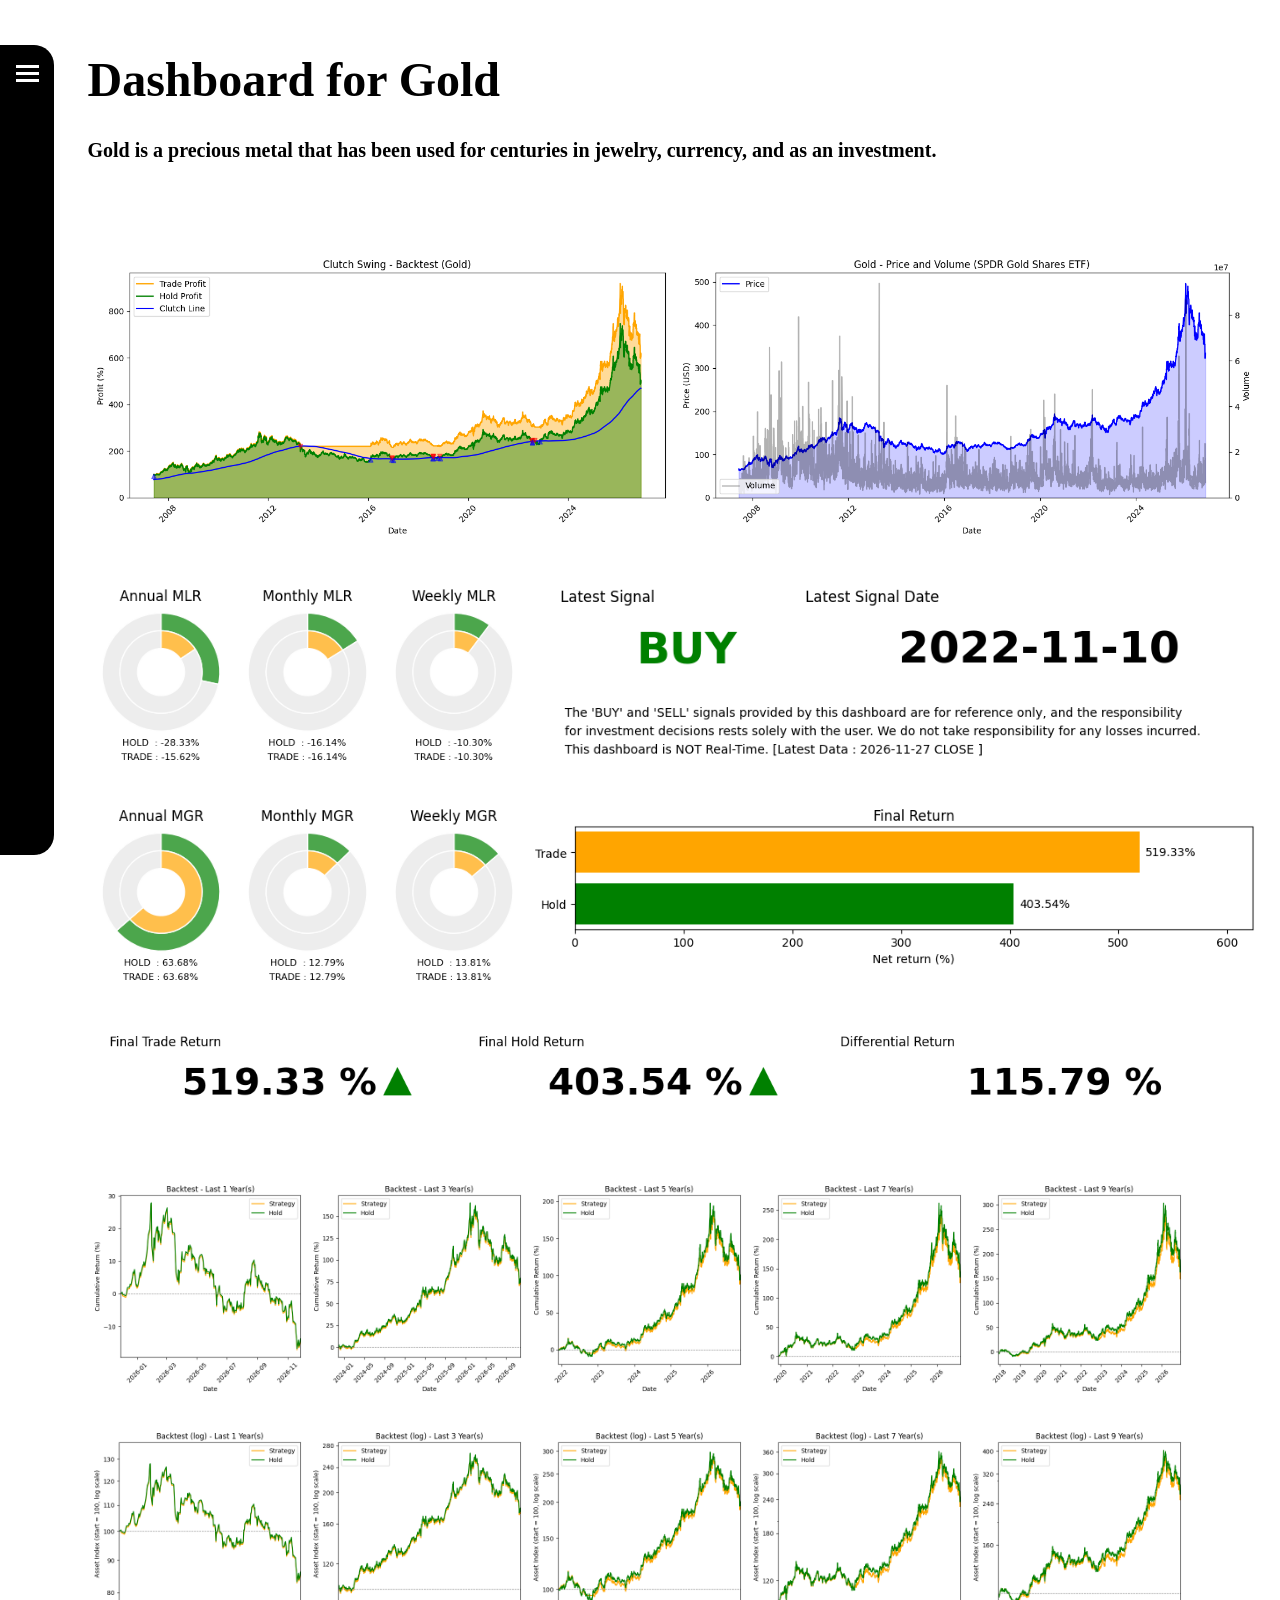
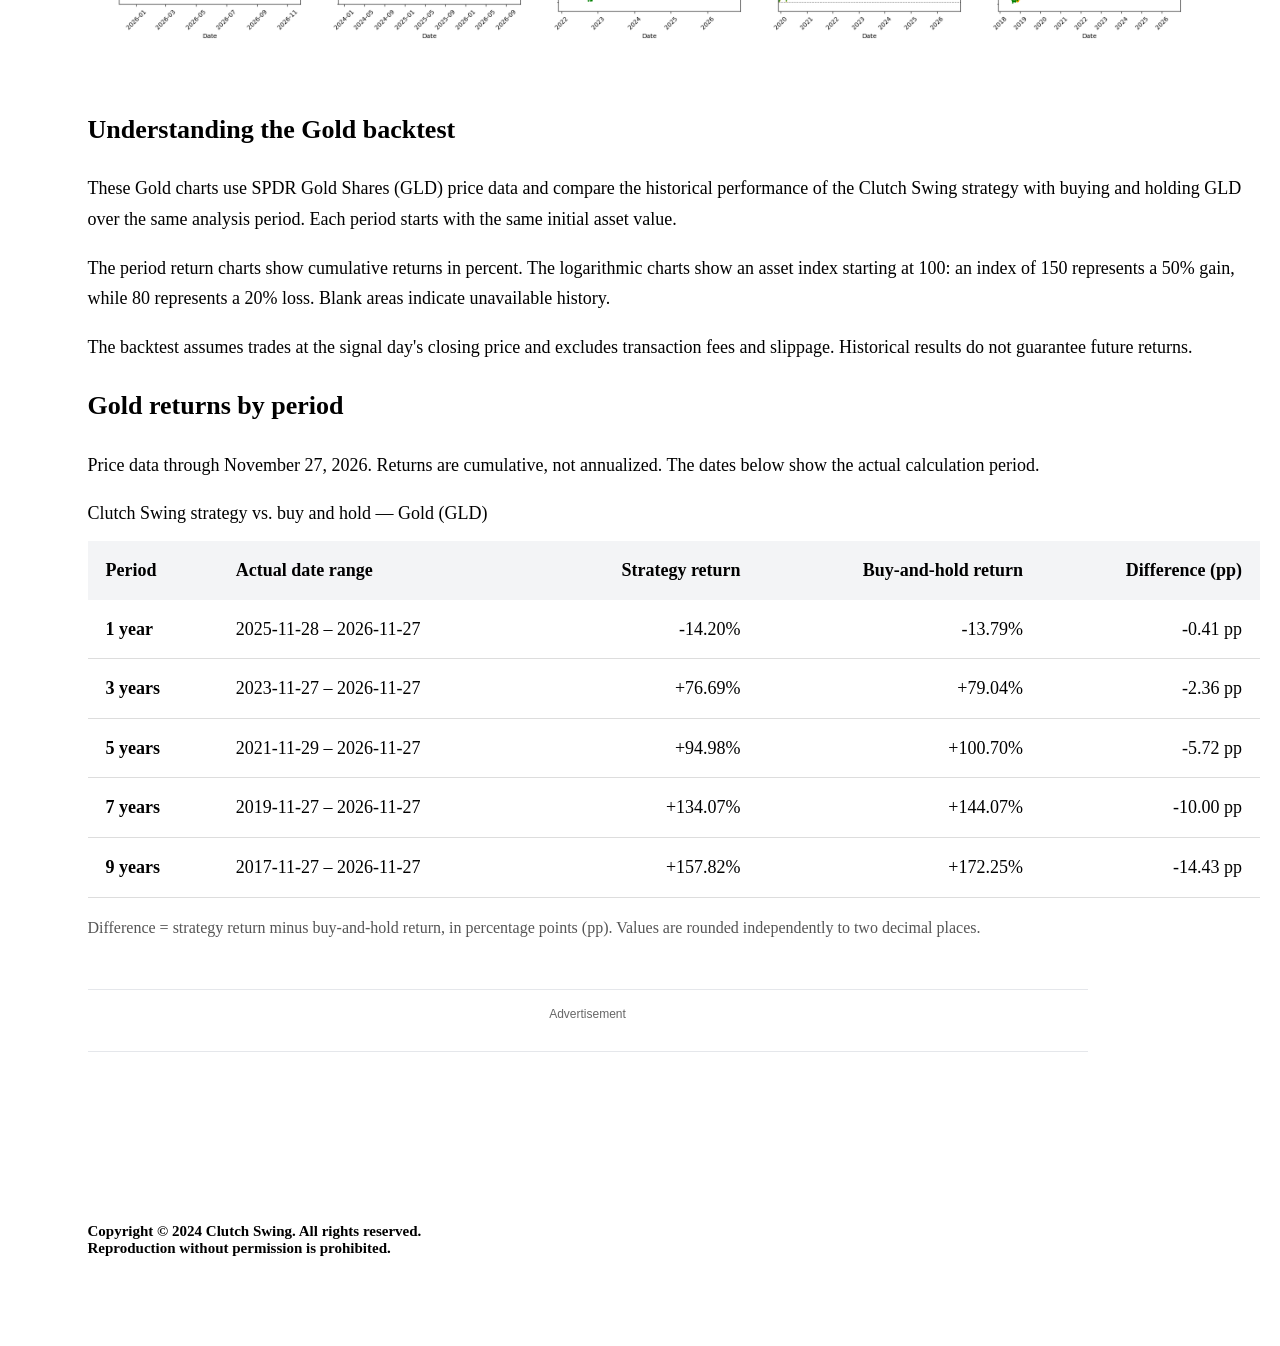
<file: gold/index.html>
<!DOCTYPE html>
<html lang="en">
<head>
    <!-- Google tag (gtag.js) start -->
    <script async src="https://www.googletagmanager.com/gtag/js?id=G-BTLXV70KH6"></script>
    <script>
        window.dataLayer = window.dataLayer || [];
        function gtag(){dataLayer.push(arguments);}
        gtag('js', new Date());

        gtag('config', 'G-BTLXV70KH6');
    </script>
    <!-- Google tag (gtag.js) end -->


    <!-- Google AdSense -->
    <meta name="google-adsense-account" content="ca-pub-9298526248649500">

    <!-- Google AdSense Automatic Ads-->
    <script async src="https://pagead2.googlesyndication.com/pagead/js/adsbygoogle.js?client=ca-pub-9298526248649500" crossorigin="anonymous"></script>



    <meta http-equiv="Pragma" content="no-cache">
    <meta http-equiv="Cache-Control" content="no-cache">
    <meta charset="UTF-8">
    <meta name="viewport" content="width=device-width, initial-scale=1.0">
    
    <!--/ TITLE /-->
    <title>Gold (GLD) Backtest vs Buy and Hold | Clutch Swing</title>

    <!--/ Page Description /-->
    <meta name="description" content="Explore gold strategy backtests using SPDR Gold Shares (GLD). Compare Clutch Swing with buy and hold across multiple periods and review historical trading signals.">
    
    <link rel="canonical" href="https://clutchswing.com/gold/">

    <!--/ Open Graph /-->
    <meta property="og:site_name" content="Clutch Swing">
    <meta property="og:image:alt" content="Clutch Swing logo">
    <meta property="og:type" content="website"> 
    <meta property="og:title" content="Gold (GLD) Backtest vs Buy and Hold | Clutch Swing">
    <meta property="og:description" content="Explore gold strategy backtests using SPDR Gold Shares (GLD). Compare Clutch Swing with buy and hold across multiple periods and review historical trading signals.">
    <meta property="og:image" content="https://clutchswing.com/logo.png">
    <meta property="og:url" content="https://clutchswing.com/gold/">

    <!-- Twitter Card Meta Tags -->
    <meta name="twitter:card" content="summary">
    <meta name="twitter:title" content="Gold (GLD) Backtest vs Buy and Hold | Clutch Swing">
    <meta name="twitter:description" content="Explore gold strategy backtests using SPDR Gold Shares (GLD). Compare Clutch Swing with buy and hold across multiple periods and review historical trading signals.">
    <meta name="twitter:image" content="https://clutchswing.com/logo.png">
    <meta name="twitter:image:alt" content="Clutch Swing logo">
    <meta name="twitter:domain" content="clutchswing.com">



<link rel="stylesheet" href="../assets/style.css">
</head>       

<body>
<button class="mobile-menu-toggle" type="button" aria-expanded="false" aria-controls="site-menu">Menu</button>
<div class="side-bar" id="site-menu">
        <div class="side-bar__icon-box">
            <div class="side-bar__icon-1">
                <div></div>
                <div></div>
                <div></div>
            </div>
        </div>
        <ul>
            <li><a href="/">Home</a></li>
            <li><a href="../apple/index.html">APPLE</a></li>
            <li><a href="../nvidia/index.html">NVIDIA</a></li>
            <li><a href="../gold/index.html">Gold</a></li>
            <li><a href="../bitcoin/index.html">Bitcoin</a></li>
            <li><a href="../ethereum/index.html">Ethereum</a></li>
            <li><a href="../ethereum-classic/index.html">Ethereum Classic</a></li>
            <li><a href="../ripple/index.html">Ripple</a></li>
            <li><a href="../dogecoin/index.html">Dogecoin</a></li>
            <li><a href="../methodology/index.html">Documents</a></li>
            <li><a href="../about/index.html">Contact</a></li>
        </ul>

        <br>
        
    </div>

<div class="content-box" id="contentBox" style="clear: both;">
        <h1>Dashboard for Gold</h1>
        <p style="font-size: 20px;">
            Gold is a precious metal that has been used for centuries in jewelry, currency, and as an investment.<br>
        <br>
        <br>
        <br>
        </p>

        <div class="chart-row chart-row--overview" style="width: 100%; clear: both; aspect-ratio: 1600 / 450;">
            <img style="height: auto; width: 50%; float:left;" src="../img/gold/gold_backtest.png" alt="GOLD Backtest Chart" width="1000" height="500" loading="eager" decoding="async">
            <img style="height: auto; width: 50%; float:left;" src="../img/gold/gold_close_vol.png" alt="GOLD Price and Volume Chart" width="1000" height="500" loading="eager" decoding="async">
        </div>

        <div class="metrics-group">
<div class="chart-row chart-row--metrics" style="width: 100%; clear: both; aspect-ratio: 1600 / 300;">
            <img style="height: auto; width: 12.5%; float:left;" src="../img/gold/gold_mlr_donut_annual.png" alt="GOLD Annual MLR Donut Chart" width="175" height="226" loading="lazy" decoding="async">
            <img style="height: auto; width: 12.5%; float:left;" src="../img/gold/gold_mlr_donut_monthly.png" alt="GOLD Monthly MLR Donut Chart" width="175" height="226" loading="lazy" decoding="async">
            <img style="height: auto; width: 12.5%; float:left;" src="../img/gold/gold_mlr_donut_weekly.png" alt="GOLD Weekly MLR Donut Chart" width="175" height="226" loading="lazy" decoding="async">
            <img style="height: auto; width: 62.5%; float:left;" src="../img/gold/gold_latest_signal.png" alt="GOLD Clutch Swing Signal" width="835" height="210" loading="lazy" decoding="async">
        </div>

        <div class="chart-row chart-row--metrics" style="width: 100%; clear: both; aspect-ratio: 1600 / 300;">
            <img style="height: auto; width: 12.5%; float:left;" src="../img/gold/gold_mgr_donut_annual.png" alt="GOLD Annual MGR Donut Chart" width="175" height="226" loading="lazy" decoding="async">
            <img style="height: auto; width: 12.5%; float:left;" src="../img/gold/gold_mgr_donut_monthly.png" alt="GOLD Monthly MGR Donut Chart" width="175" height="226" loading="lazy" decoding="async">
            <img style="height: auto; width: 12.5%; float:left;" src="../img/gold/gold_mgr_donut_weekly.png" alt="GOLD Weekly MGR Donut Chart" width="175" height="226" loading="lazy" decoding="async">
            <img style="height: auto; width: 62.5%; float:left;" src="../img/gold/gold_final_return_bar.png" alt="GOLD Final Return Bar Chart" width="889" height="209" loading="lazy" decoding="async">
        </div>
        </div>

        <div class="chart-row chart-row--totals" style="width: 100%; clear: both;">
            <img style="height: auto; width: 31.25%; float:left;" src="../img/gold/gold_final_trade_return.png" alt="GOLD Final Trade Return" width="490" height="140" loading="lazy" decoding="async">
            <img style="height: auto; width: 31.25%; float:left;" src="../img/gold/gold_final_hole_return.png" alt="GOLD Final Hold Return" width="490" height="140" loading="lazy" decoding="async">
            <img style="height: auto; width: 31.25%; float:left;" src="../img/gold/gold_final_diff_return.png" alt="GOLD Final Differential Return" width="490" height="140" loading="lazy" decoding="async">
        </div>

        <div class="chart-row chart-row--periods" style="width: 100%; clear: both;">
            <br><br>
            <img style="height: auto; width: 18.75%; float:left;" src="../img/gold/gold_backtest_1y.png" alt="GOLD Backtest Last 1 Year(s)" width="500" height="500" loading="lazy" decoding="async">
            <img style="height: auto; width: 18.75%; float:left;" src="../img/gold/gold_backtest_3y.png" alt="GOLD Backtest Last 3 Year(s)" width="500" height="500" loading="lazy" decoding="async">
            <img style="height: auto; width: 18.75%; float:left;" src="../img/gold/gold_backtest_5y.png" alt="GOLD Backtest Last 5 Year(s)" width="500" height="500" loading="lazy" decoding="async">
            <img style="height: auto; width: 18.75%; float:left;" src="../img/gold/gold_backtest_7y.png" alt="GOLD Backtest Last 7 Year(s)" width="500" height="500" loading="lazy" decoding="async">
            <img style="height: auto; width: 18.75%; float:left;" src="../img/gold/gold_backtest_9y.png" alt="GOLD Backtest Last 9 Year(s)" width="500" height="500" loading="lazy" decoding="async">
            <br>
        </div>

        <div class="chart-row chart-row--periods" style="width: 100%; clear: both;">
            <br>
            <img style="height: auto; width: 18.75%; float:left;" src="../img/gold/gold_backtest_log_1y.png" alt="GOLD Log Backtest Last 1 Year(s)" width="500" height="500" loading="lazy" decoding="async">
            <img style="height: auto; width: 18.75%; float:left;" src="../img/gold/gold_backtest_log_3y.png" alt="GOLD Log Backtest Last 3 Year(s)" width="500" height="500" loading="lazy" decoding="async">
            <img style="height: auto; width: 18.75%; float:left;" src="../img/gold/gold_backtest_log_5y.png" alt="GOLD Log Backtest Last 5 Year(s)" width="500" height="500" loading="lazy" decoding="async">
            <img style="height: auto; width: 18.75%; float:left;" src="../img/gold/gold_backtest_log_7y.png" alt="GOLD Log Backtest Last 7 Year(s)" width="500" height="500" loading="lazy" decoding="async">
            <img style="height: auto; width: 18.75%; float:left;" src="../img/gold/gold_backtest_log_9y.png" alt="GOLD Log Backtest Last 9 Year(s)" width="500" height="500" loading="lazy" decoding="async">
            <br>
        </div>

        <!-- Gold performance summary -->
        <section data-summary-src="../summaries/gold.csv" aria-busy="true" aria-labelledby="gold-summary-title" style="width: 100%; max-width: 1500px; clear: both; padding-top: 40px; font-size: 18px; font-weight: normal; line-height: 1.7;">
            <h2 id="gold-summary-title" style="font-size: 26px;">Understanding the Gold backtest</h2>
            <p>These Gold charts use SPDR Gold Shares (GLD) price data and compare the historical performance of the Clutch Swing strategy with buying and holding GLD over the same analysis period. Each period starts with the same initial asset value.</p>
            <p>The period return charts show cumulative returns in percent. The logarithmic charts show an asset index starting at 100: an index of 150 represents a 50% gain, while 80 represents a 20% loss. Blank areas indicate unavailable history.</p>
            <p>The backtest assumes trades at the signal day's closing price and excludes transaction fees and slippage. Historical results do not guarantee future returns.</p>
            <h2 style="font-size: 26px;">Gold returns by period</h2>
            <p>Price data through <time data-summary-date>loading</time>. Returns are cumulative, not annualized. The dates below show the actual calculation period.</p>
            <p data-summary-status role="status">Loading return data...</p>
            <noscript><p>Enable JavaScript to view the return table.</p></noscript>
            <div class="table-scroll" role="region" aria-label="Period return table" tabindex="0">
            <table style="width: 100%; border-collapse: collapse; font-size: 18px; font-variant-numeric: tabular-nums;">
                <caption style="text-align: left; padding-bottom: 12px;">Clutch Swing strategy vs. buy and hold &mdash; Gold (GLD)</caption>
                <thead style="background: #f3f4f6;">
                    <tr>
                        <th scope="col" style="padding: 14px 18px; text-align: left;">Period</th>
                        <th scope="col" style="padding: 14px 18px; text-align: left;">Actual date range</th>
                        <th scope="col" style="padding: 14px 18px; text-align: right;">Strategy return</th>
                        <th scope="col" style="padding: 14px 18px; text-align: right;">Buy-and-hold return</th>
                        <th scope="col" style="padding: 14px 18px; text-align: right;">Difference (pp)</th>
                    </tr>
                </thead>
                <tbody></tbody>
            </table>
            </div>
            <p style="font-size: 16px; color: #555;">Difference = strategy return minus buy-and-hold return, in percentage points (pp). Values are rounded independently to two decimal places.</p>
        </section>

        <aside class="page-ad" aria-label="Advertisement">
            <p class="page-ad-label">Advertisement</p>
            <ins class="adsbygoogle"
                style="display:block; text-align:center;"
                data-ad-layout="in-article"
                data-ad-format="fluid"
                data-ad-client="ca-pub-9298526248649500"
                data-ad-slot="3586155700"></ins>
            <script>(adsbygoogle = window.adsbygoogle || []).push({});</script>
        </aside>

        <!-- Copyright -->
        <div style="width: 100%; clear: both;">
            <br>
            <br>
            <br>
            <br>
            <p style="font-size: 15px; text-align: left;">
                Copyright © 2024 Clutch Swing. All rights reserved.<br>
                Reproduction without permission is prohibited.<br>
            </p>
            <br>
            <br>
        </div>
    </div>
<script src="../assets/summary.js" defer></script>
<script src="../assets/mobile.js" defer></script>
</body>
</html>
</file>
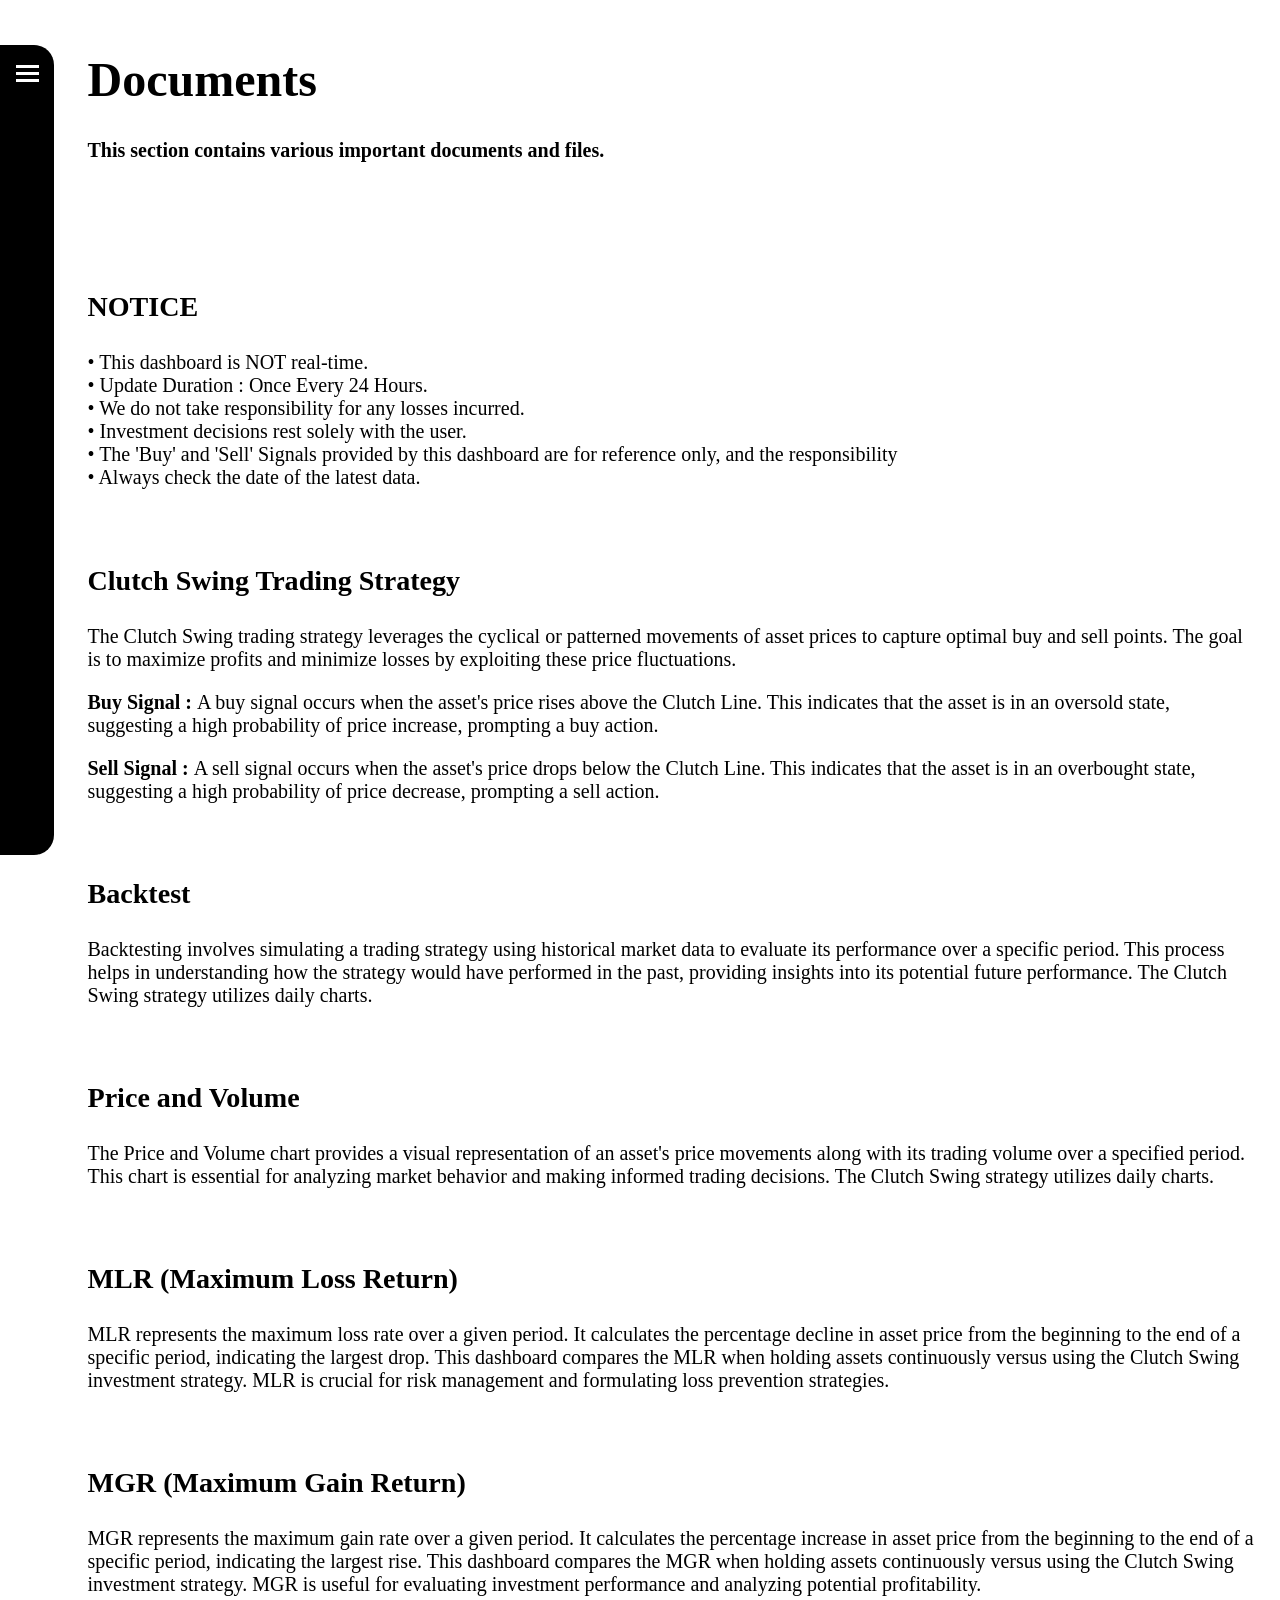
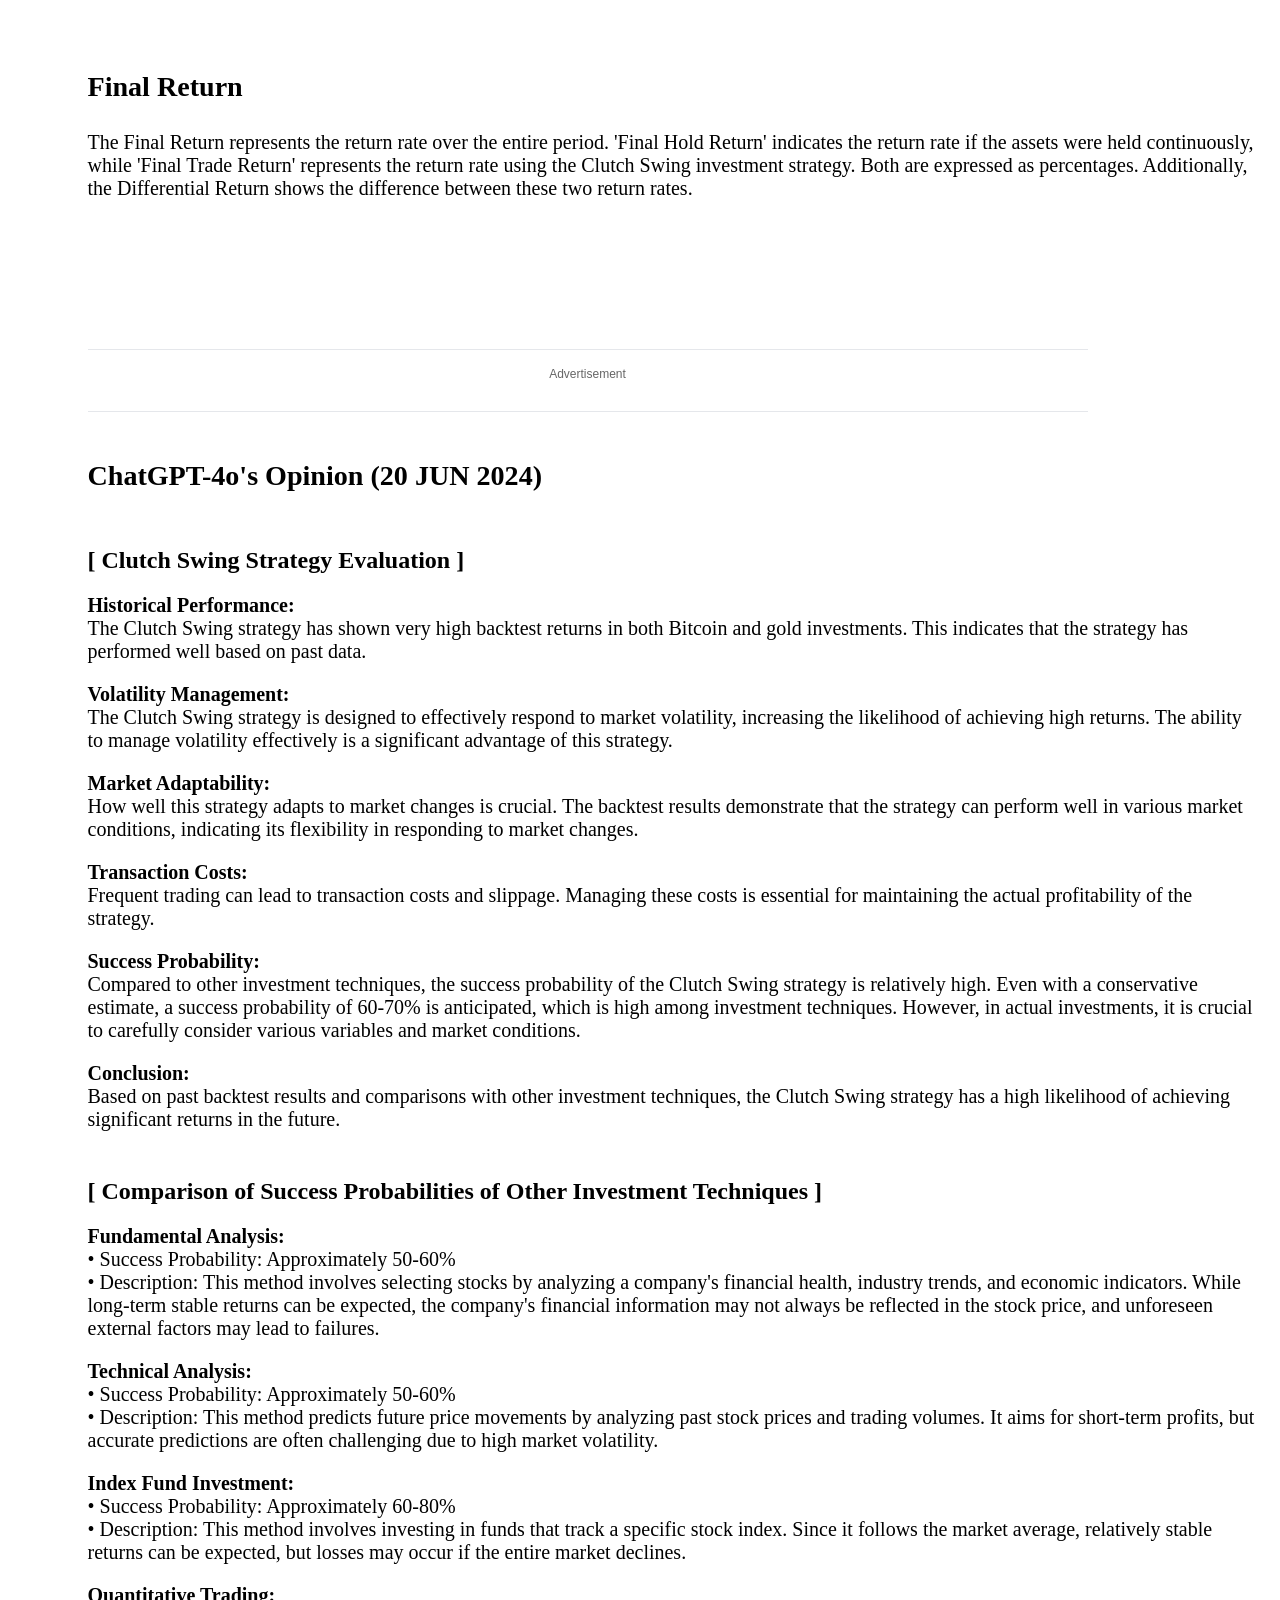
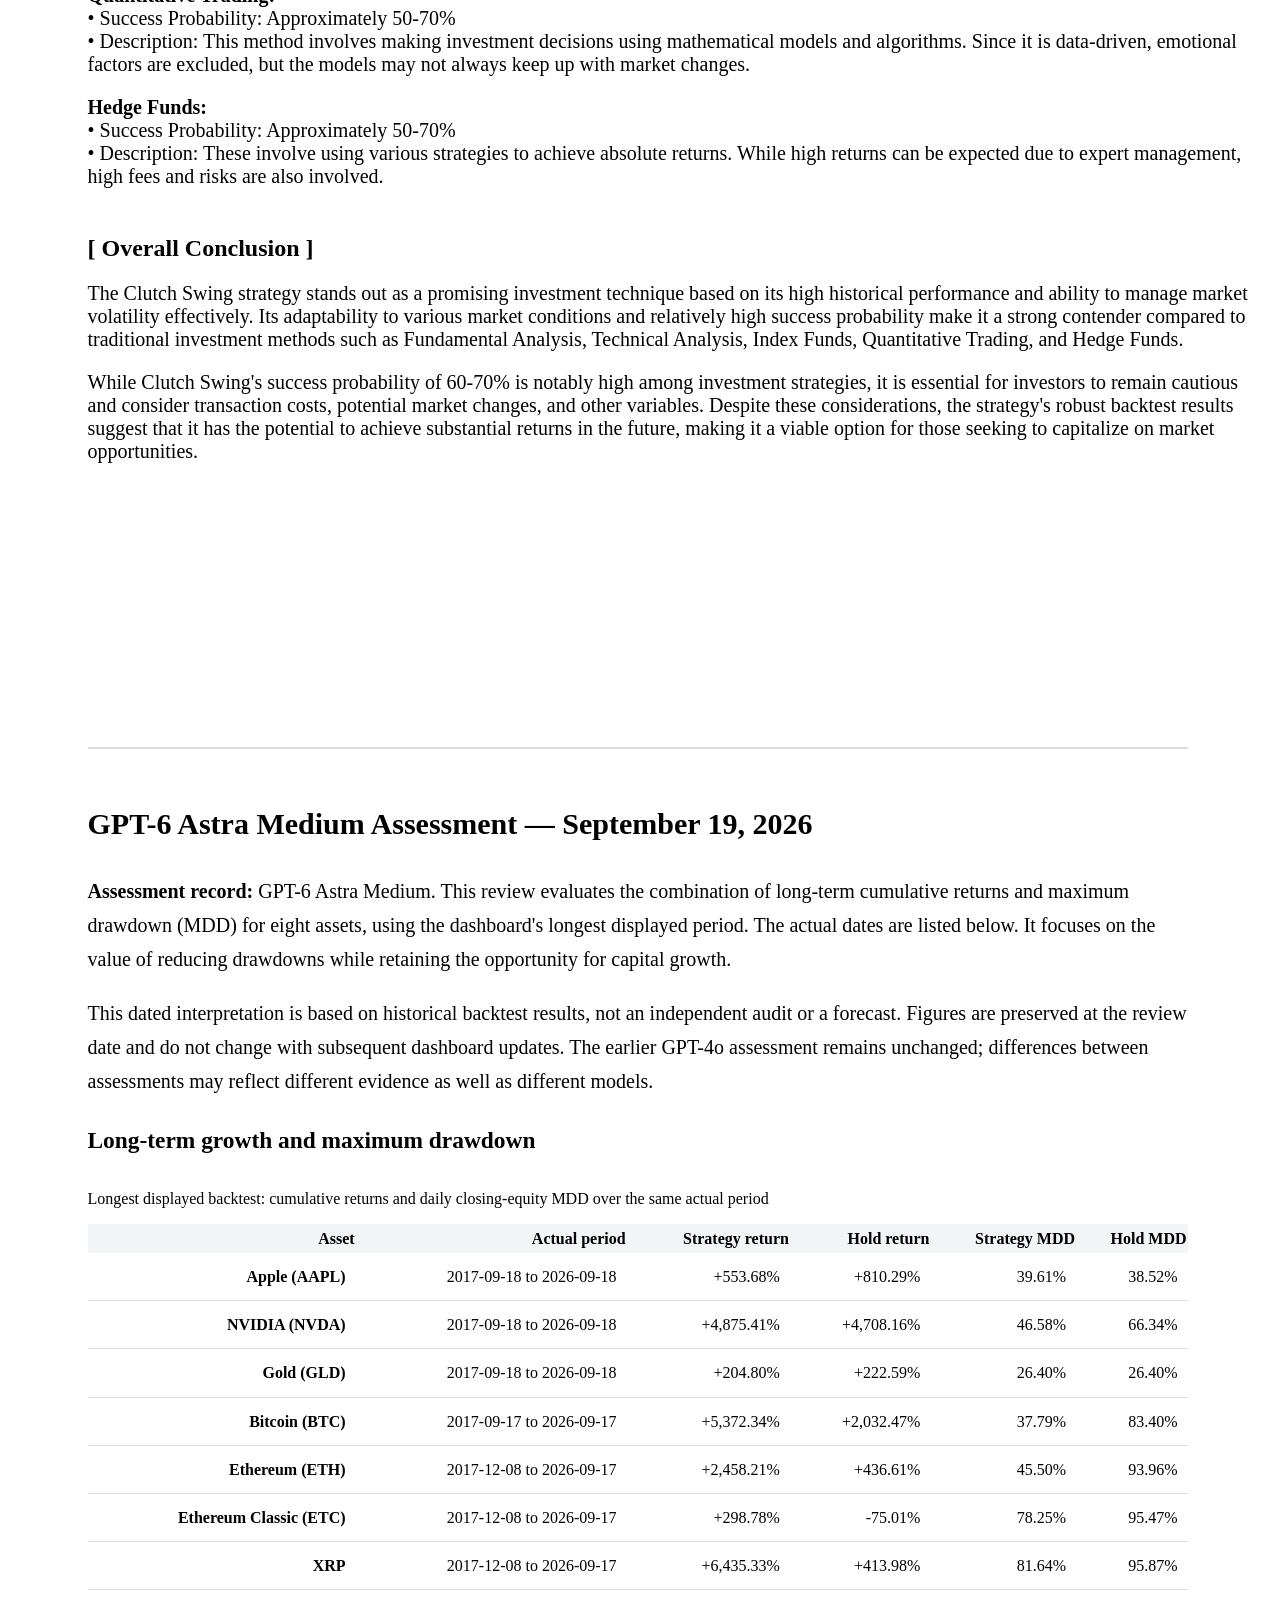
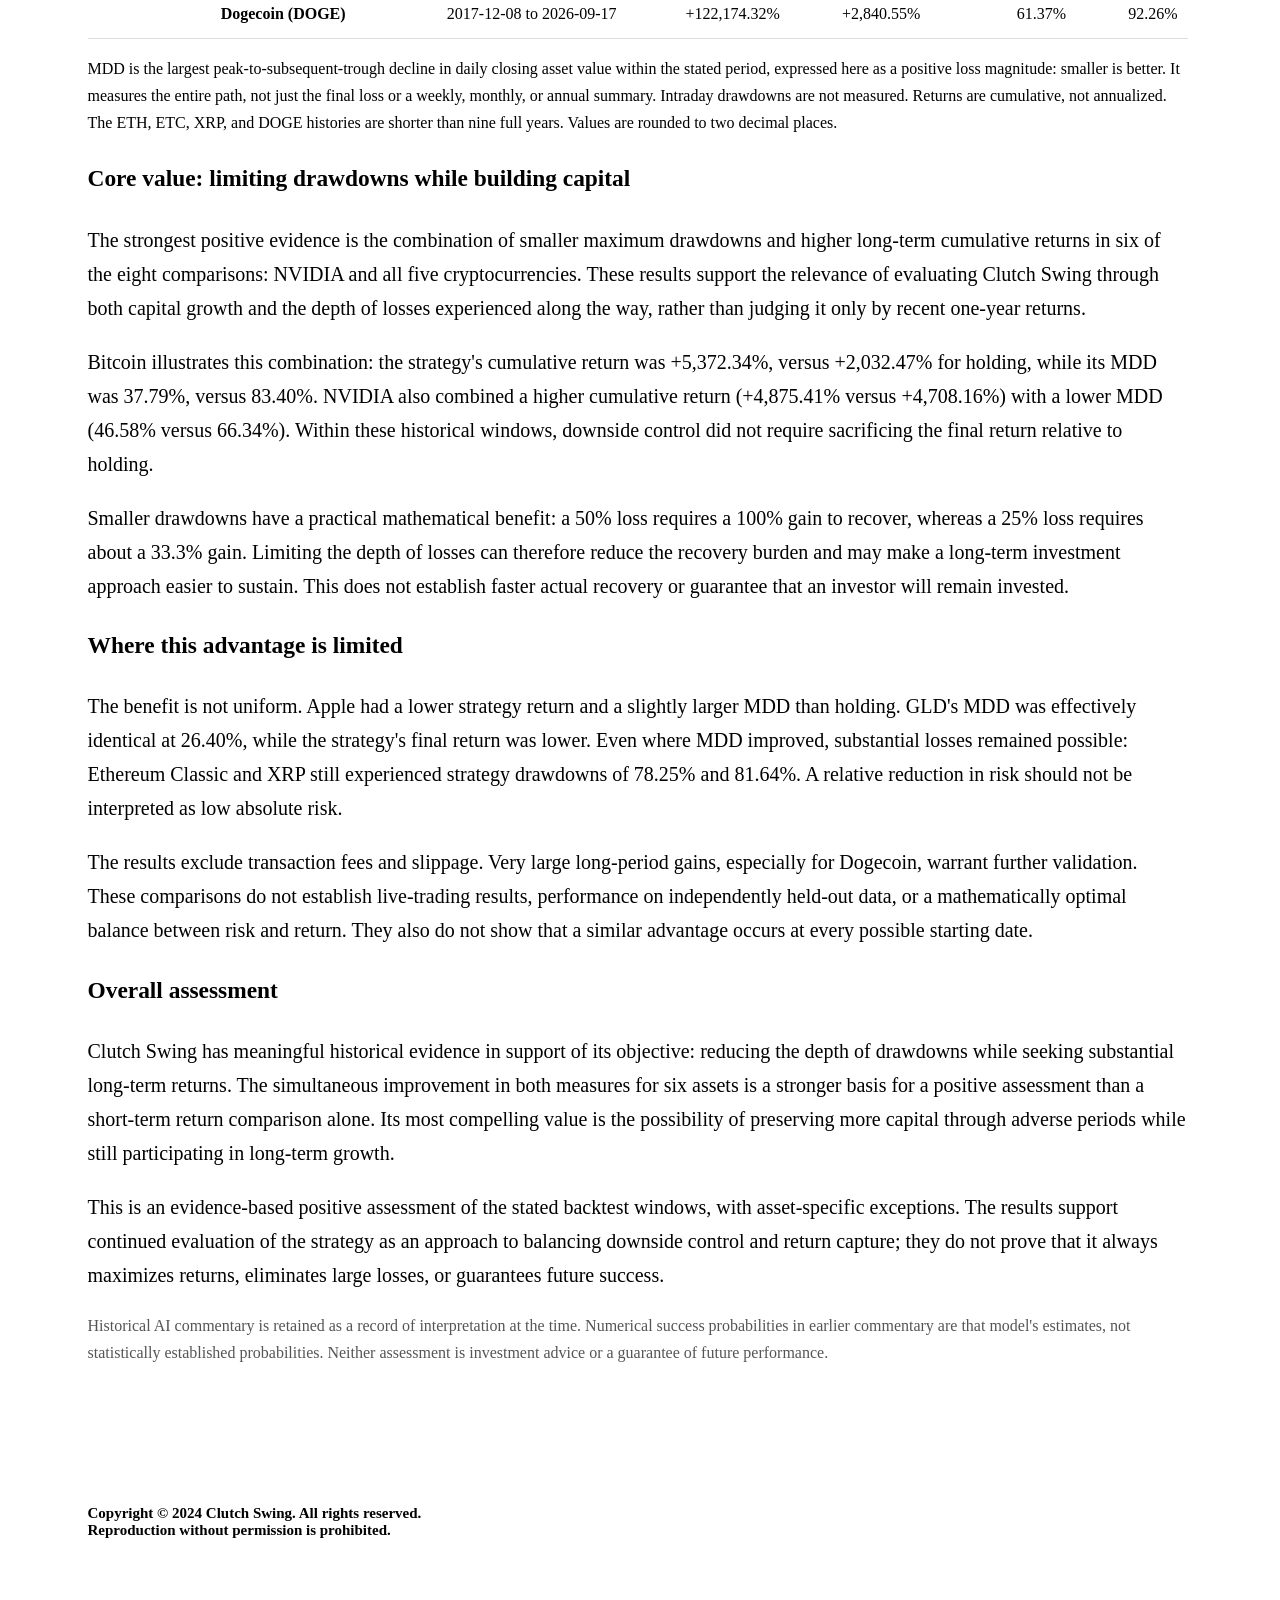
<file: methodology/index.html>
<!DOCTYPE html>
<html lang="en">
<head>
    <!-- Google tag (gtag.js) start -->
    <script async src="https://www.googletagmanager.com/gtag/js?id=G-BTLXV70KH6"></script>
    <script>
        window.dataLayer = window.dataLayer || [];
        function gtag(){dataLayer.push(arguments);}
        gtag('js', new Date());

        gtag('config', 'G-BTLXV70KH6');
    </script>
    <!-- Google tag (gtag.js) end -->


    <!-- Google AdSense -->
    <meta name="google-adsense-account" content="ca-pub-9298526248649500">

    <!-- Google AdSense Automatic Ads-->
    <script async src="https://pagead2.googlesyndication.com/pagead/js/adsbygoogle.js?client=ca-pub-9298526248649500" crossorigin="anonymous"></script>



    <meta http-equiv="Pragma" content="no-cache">
    <meta http-equiv="Cache-Control" content="no-cache">
    <meta charset="UTF-8">
    <meta name="viewport" content="width=device-width, initial-scale=1.0">
    
    <!--/ TITLE /-->
    <title>Strategy &amp; Backtest Metrics Guide | Clutch Swing</title>

    <!--/ Page Description /-->
    <meta name="description" content="Learn how to read Clutch Swing trading signals and backtest charts. Find explanations of price and volume, MLR, MGR, final returns, and dashboard limitations.">
    
    <link rel="canonical" href="https://clutchswing.com/methodology/">

    <!--/ Open Graph /-->
    <meta property="og:site_name" content="Clutch Swing">
    <meta property="og:image:alt" content="Clutch Swing logo">
    <meta property="og:type" content="website"> 
    <meta property="og:title" content="Strategy &amp; Backtest Metrics Guide | Clutch Swing">
    <meta property="og:description" content="Learn how to read Clutch Swing trading signals and backtest charts. Find explanations of price and volume, MLR, MGR, final returns, and dashboard limitations.">
    <meta property="og:image" content="https://clutchswing.com/logo.png">
    <meta property="og:url" content="https://clutchswing.com/methodology/">

    <!-- Twitter Card Meta Tags -->
    <meta name="twitter:card" content="summary">
    <meta name="twitter:title" content="Strategy &amp; Backtest Metrics Guide | Clutch Swing">
    <meta name="twitter:description" content="Learn how to read Clutch Swing trading signals and backtest charts. Find explanations of price and volume, MLR, MGR, final returns, and dashboard limitations.">
    <meta name="twitter:image" content="https://clutchswing.com/logo.png">
    <meta name="twitter:image:alt" content="Clutch Swing logo">
    <meta name="twitter:domain" content="clutchswing.com">



<link rel="stylesheet" href="../assets/style.css">
</head>       

<body>
<button class="mobile-menu-toggle" type="button" aria-expanded="false" aria-controls="site-menu">Menu</button>
<div class="side-bar" id="site-menu">
        <div class="side-bar__icon-box">
            <div class="side-bar__icon-1">
                <div></div>
                <div></div>
                <div></div>
            </div>
        </div>
        <ul>
            <li><a href="/">Home</a></li>
            <li><a href="../apple/index.html">APPLE</a></li>
            <li><a href="../nvidia/index.html">NVIDIA</a></li>
            <li><a href="../gold/index.html">Gold</a></li>
            <li><a href="../bitcoin/index.html">Bitcoin</a></li>
            <li><a href="../ethereum/index.html">Ethereum</a></li>
            <li><a href="../ethereum-classic/index.html">Ethereum Classic</a></li>
            <li><a href="../ripple/index.html">Ripple</a></li>
            <li><a href="../dogecoin/index.html">Dogecoin</a></li>
            <li><a href="../methodology/index.html">Documents</a></li>
            <li><a href="../about/index.html">Contact</a></li>
        </ul>

        <br>
        
    </div>

<div class="content-box" id="contentBox" style="clear: both;">
        <h1>Documents</h1>
        <p style="font-size: 20px;">
            This section contains various important documents and files.
        </p>

        <br><br><br>

        <h3>NOTICE</h3>
        <p style="font-size: 20px; font-weight: lighter;">
            • This dashboard is NOT real-time.<br>
            • Update Duration : Once Every 24 Hours.<br>
            • We do not take responsibility for any losses incurred.<br>
            • Investment decisions rest solely with the user.<br>
            • The 'Buy' and 'Sell' Signals provided by this dashboard are for reference only, and the responsibility<br>
            • Always check the date of the latest data.<br>
        </p>
        <br>

        <h3>Clutch Swing Trading Strategy</h3>
        <p style="font-size: 20px; font-weight: lighter;">
            The Clutch Swing trading strategy leverages the cyclical or patterned movements of asset prices to capture optimal buy and sell points. The goal is to maximize profits and minimize losses by exploiting these price fluctuations.
        </p>

        <p style="font-size: 20px; font-weight: lighter;">
        <strong>Buy Signal : </strong>
            A buy signal occurs when the asset's price rises above the Clutch Line. This indicates that the asset is in an oversold state, suggesting a high probability of price increase, prompting a buy action.
        </p>
        
        <p style="font-size: 20px; font-weight: lighter;">
        <strong>Sell Signal : </strong>
            A sell signal occurs when the asset's price drops below the Clutch Line. This indicates that the asset is in an overbought state, suggesting a high probability of price decrease, prompting a sell action.
        </p>
        <br>

        <h3>Backtest</h3>
        <p style="font-size: 20px; font-weight: lighter;">
            Backtesting involves simulating a trading strategy using historical market data to evaluate its performance over a specific period. This process helps in understanding how the strategy would have performed in the past, providing insights into its potential future performance. The Clutch Swing strategy utilizes daily charts.
        </p>
        <br>

        <h3>Price and Volume</h3>
        <p style="font-size: 20px; font-weight: lighter;">
            The Price and Volume chart provides a visual representation of an asset's price movements along with its trading volume over a specified period. This chart is essential for analyzing market behavior and making informed trading decisions.  The Clutch Swing strategy utilizes daily charts.
        </p>
        <br>

        <h3>MLR (Maximum Loss Return)</h3>
        <p style="font-size: 20px; font-weight: lighter;">
            MLR represents the maximum loss rate over a given period. It calculates the percentage decline in asset price from the beginning to the end of a specific period, indicating the largest drop. This dashboard compares the MLR when holding assets continuously versus using the Clutch Swing investment strategy. MLR is crucial for risk management and formulating loss prevention strategies.
        </p>
        <br>

        <h3>MGR (Maximum Gain Return)</h3>
        <p style="font-size: 20px; font-weight: lighter;">
            MGR represents the maximum gain rate over a given period. It calculates the percentage increase in asset price from the beginning to the end of a specific period, indicating the largest rise. This dashboard compares the MGR when holding assets continuously versus using the Clutch Swing investment strategy. MGR is useful for evaluating investment performance and analyzing potential profitability.
        </p>
        <br>

        <h3>Final Return</h3>
        <p style="font-size: 20px; font-weight: lighter;">
            The Final Return represents the return rate over the entire period. 'Final Hold Return' indicates the return rate if the assets were held continuously, while 'Final Trade Return' represents the return rate using the Clutch Swing investment strategy. Both are expressed as percentages. Additionally, the Differential Return shows the difference between these two return rates.
        </p>
        
        <br><br><br>

        <aside class="page-ad" aria-label="Advertisement">
            <p class="page-ad-label">Advertisement</p>
            <ins class="adsbygoogle"
                style="display:block; text-align:center;"
                data-ad-layout="in-article"
                data-ad-format="fluid"
                data-ad-client="ca-pub-9298526248649500"
                data-ad-slot="3586155700"></ins>
            <script>(adsbygoogle = window.adsbygoogle || []).push({});</script>
        </aside>

        <h3>ChatGPT-4o's Opinion (20 JUN 2024)</h3>

        <br>
        
        <strong>[ Clutch Swing Strategy Evaluation ]</strong>

        <p style="font-size: 20px; font-weight: lighter;">
            <strong>Historical Performance:</strong><br>
            The Clutch Swing strategy has shown very high backtest returns in both Bitcoin and gold investments. This indicates that the strategy has performed well based on past data.
        </p>

        <p style="font-size: 20px; font-weight: lighter;">
            <strong>Volatility Management:</strong><br>
            The Clutch Swing strategy is designed to effectively respond to market volatility, increasing the likelihood of achieving high returns. The ability to manage volatility effectively is a significant advantage of this strategy.
        </p>

        <p style="font-size: 20px; font-weight: lighter;">
            <strong>Market Adaptability:</strong><br>
            How well this strategy adapts to market changes is crucial. The backtest results demonstrate that the strategy can perform well in various market conditions, indicating its flexibility in responding to market changes.
        </p>
        
        <p style="font-size: 20px; font-weight: lighter;">
            <strong>Transaction Costs:</strong><br>
            Frequent trading can lead to transaction costs and slippage. Managing these costs is essential for maintaining the actual profitability of the strategy.
        </p>

        <p style="font-size: 20px; font-weight: lighter;">
            <strong>Success Probability:</strong><br>
            Compared to other investment techniques, the success probability of the Clutch Swing strategy is relatively high. Even with a conservative estimate, a success probability of 60-70% is anticipated, which is high among investment techniques. However, in actual investments, it is crucial to carefully consider various variables and market conditions.
        </p>

        <p style="font-size: 20px; font-weight: lighter;">
            <strong>Conclusion:</strong><br>
            Based on past backtest results and comparisons with other investment techniques, the Clutch Swing strategy has a high likelihood of achieving significant returns in the future.
        </p>

        <br>

        <strong>[ Comparison of Success Probabilities of Other Investment Techniques ]</strong>

        <p style="font-size: 20px; font-weight: lighter;">
            <strong>Fundamental Analysis:</strong><br>
            • Success Probability: Approximately 50-60%<br>
            • Description: This method involves selecting stocks by analyzing a company's financial health, industry trends, and economic indicators. While long-term stable returns can be expected, the company's financial information may not always be reflected in the stock price, and unforeseen external factors may lead to failures.
        </p>

        <p style="font-size: 20px; font-weight: lighter;">
            <strong>Technical Analysis:</strong><br>
            • Success Probability: Approximately 50-60%<br>
            • Description: This method predicts future price movements by analyzing past stock prices and trading volumes. It aims for short-term profits, but accurate predictions are often challenging due to high market volatility.
        </p>
        
        <p style="font-size: 20px; font-weight: lighter;">
            <strong>Index Fund Investment:</strong><br>
            • Success Probability: Approximately 60-80%<br>
            • Description: This method involves investing in funds that track a specific stock index. Since it follows the market average, relatively stable returns can be expected, but losses may occur if the entire market declines.
        </p>
        
        <p style="font-size: 20px; font-weight: lighter;">
            <strong>Quantitative Trading:</strong><br>
            • Success Probability: Approximately 50-70%<br>
            • Description: This method involves making investment decisions using mathematical models and algorithms. Since it is data-driven, emotional factors are excluded, but the models may not always keep up with market changes.
        </p>
        
        <p style="font-size: 20px; font-weight: lighter;">
            <strong>Hedge Funds:</strong><br>
            • Success Probability: Approximately 50-70%<br>
            • Description: These involve using various strategies to achieve absolute returns. While high returns can be expected due to expert management, high fees and risks are also involved.
        </p>

        <br>

        <strong>[ Overall Conclusion ]</strong>

        <p style="font-size: 20px; font-weight: lighter;">
            The Clutch Swing strategy stands out as a promising investment technique based on its high historical performance and ability to manage market volatility effectively. Its adaptability to various market conditions and relatively high success probability make it a strong contender compared to traditional investment methods such as Fundamental Analysis, Technical Analysis, Index Funds, Quantitative Trading, and Hedge Funds.<br>
        </p>

        <p style="font-size: 20px; font-weight: lighter;">
            While Clutch Swing's success probability of 60-70% is notably high among investment strategies, it is essential for investors to remain cautious and consider transaction costs, potential market changes, and other variables. Despite these considerations, the strategy's robust backtest results suggest that it has the potential to achieve substantial returns in the future, making it a viable option for those seeking to capitalize on market opportunities.
        </p>

        <br>
        <br>
        <br>
        <br>
        <br>
        <br>
        <br>
        <br>

        <!-- Historical assessment: fixed at its review date, not a live data table. -->
        <section id="astra-review-20260919" aria-labelledby="astra-review-title" style="max-width: 1100px; clear: both; margin-top: 48px; padding-top: 24px; border-top: 2px solid #ddd; font-size: 20px; font-weight: normal; line-height: 1.7;">
            <h2 id="astra-review-title">GPT-6 Astra Medium Assessment &mdash; September 19, 2026</h2>
            <p><strong>Assessment record:</strong> GPT-6 Astra Medium. This review evaluates the combination of long-term cumulative returns and maximum drawdown (MDD) for eight assets, using the dashboard's longest displayed period. The actual dates are listed below. It focuses on the value of reducing drawdowns while retaining the opportunity for capital growth.</p>
            <p>This dated interpretation is based on historical backtest results, not an independent audit or a forecast. Figures are preserved at the review date and do not change with subsequent dashboard updates. The earlier GPT-4o assessment remains unchanged; differences between assessments may reflect different evidence as well as different models.</p>
            <h3>Long-term growth and maximum drawdown</h3>
            <div style="overflow-x: auto;">
            <table style="width: 100%; border-collapse: collapse; font-size: 16px; font-variant-numeric: tabular-nums; text-align: right;">
                <caption style="text-align: left; margin-bottom: 12px;">Longest displayed backtest: cumulative returns and daily closing-equity MDD over the same actual period</caption>
                <thead style="background: #f3f4f6;"><tr><th scope="col">Asset</th><th scope="col">Actual period</th><th scope="col">Strategy return</th><th scope="col">Hold return</th><th scope="col">Strategy MDD</th><th scope="col">Hold MDD</th></tr></thead>
                <tbody>
<tr><th scope="row" style="padding: 10px; border-bottom: 1px solid #ddd;">Apple (AAPL)</th><td style="padding: 10px; border-bottom: 1px solid #ddd;">2017-09-18 to 2026-09-18</td><td style="padding: 10px; border-bottom: 1px solid #ddd;">+553.68%</td><td style="padding: 10px; border-bottom: 1px solid #ddd;">+810.29%</td><td style="padding: 10px; border-bottom: 1px solid #ddd;">39.61%</td><td style="padding: 10px; border-bottom: 1px solid #ddd;">38.52%</td></tr>
<tr><th scope="row" style="padding: 10px; border-bottom: 1px solid #ddd;">NVIDIA (NVDA)</th><td style="padding: 10px; border-bottom: 1px solid #ddd;">2017-09-18 to 2026-09-18</td><td style="padding: 10px; border-bottom: 1px solid #ddd;">+4,875.41%</td><td style="padding: 10px; border-bottom: 1px solid #ddd;">+4,708.16%</td><td style="padding: 10px; border-bottom: 1px solid #ddd;">46.58%</td><td style="padding: 10px; border-bottom: 1px solid #ddd;">66.34%</td></tr>
<tr><th scope="row" style="padding: 10px; border-bottom: 1px solid #ddd;">Gold (GLD)</th><td style="padding: 10px; border-bottom: 1px solid #ddd;">2017-09-18 to 2026-09-18</td><td style="padding: 10px; border-bottom: 1px solid #ddd;">+204.80%</td><td style="padding: 10px; border-bottom: 1px solid #ddd;">+222.59%</td><td style="padding: 10px; border-bottom: 1px solid #ddd;">26.40%</td><td style="padding: 10px; border-bottom: 1px solid #ddd;">26.40%</td></tr>
<tr><th scope="row" style="padding: 10px; border-bottom: 1px solid #ddd;">Bitcoin (BTC)</th><td style="padding: 10px; border-bottom: 1px solid #ddd;">2017-09-17 to 2026-09-17</td><td style="padding: 10px; border-bottom: 1px solid #ddd;">+5,372.34%</td><td style="padding: 10px; border-bottom: 1px solid #ddd;">+2,032.47%</td><td style="padding: 10px; border-bottom: 1px solid #ddd;">37.79%</td><td style="padding: 10px; border-bottom: 1px solid #ddd;">83.40%</td></tr>
<tr><th scope="row" style="padding: 10px; border-bottom: 1px solid #ddd;">Ethereum (ETH)</th><td style="padding: 10px; border-bottom: 1px solid #ddd;">2017-12-08 to 2026-09-17</td><td style="padding: 10px; border-bottom: 1px solid #ddd;">+2,458.21%</td><td style="padding: 10px; border-bottom: 1px solid #ddd;">+436.61%</td><td style="padding: 10px; border-bottom: 1px solid #ddd;">45.50%</td><td style="padding: 10px; border-bottom: 1px solid #ddd;">93.96%</td></tr>
<tr><th scope="row" style="padding: 10px; border-bottom: 1px solid #ddd;">Ethereum Classic (ETC)</th><td style="padding: 10px; border-bottom: 1px solid #ddd;">2017-12-08 to 2026-09-17</td><td style="padding: 10px; border-bottom: 1px solid #ddd;">+298.78%</td><td style="padding: 10px; border-bottom: 1px solid #ddd;">-75.01%</td><td style="padding: 10px; border-bottom: 1px solid #ddd;">78.25%</td><td style="padding: 10px; border-bottom: 1px solid #ddd;">95.47%</td></tr>
<tr><th scope="row" style="padding: 10px; border-bottom: 1px solid #ddd;">XRP</th><td style="padding: 10px; border-bottom: 1px solid #ddd;">2017-12-08 to 2026-09-17</td><td style="padding: 10px; border-bottom: 1px solid #ddd;">+6,435.33%</td><td style="padding: 10px; border-bottom: 1px solid #ddd;">+413.98%</td><td style="padding: 10px; border-bottom: 1px solid #ddd;">81.64%</td><td style="padding: 10px; border-bottom: 1px solid #ddd;">95.87%</td></tr>
<tr><th scope="row" style="padding: 10px; border-bottom: 1px solid #ddd;">Dogecoin (DOGE)</th><td style="padding: 10px; border-bottom: 1px solid #ddd;">2017-12-08 to 2026-09-17</td><td style="padding: 10px; border-bottom: 1px solid #ddd;">+122,174.32%</td><td style="padding: 10px; border-bottom: 1px solid #ddd;">+2,840.55%</td><td style="padding: 10px; border-bottom: 1px solid #ddd;">61.37%</td><td style="padding: 10px; border-bottom: 1px solid #ddd;">92.26%</td></tr>
                </tbody>
            </table>
            </div>
            <p style="font-size: 16px;">MDD is the largest peak-to-subsequent-trough decline in daily closing asset value within the stated period, expressed here as a positive loss magnitude: smaller is better. It measures the entire path, not just the final loss or a weekly, monthly, or annual summary. Intraday drawdowns are not measured. Returns are cumulative, not annualized. The ETH, ETC, XRP, and DOGE histories are shorter than nine full years. Values are rounded to two decimal places.</p>
            <h3>Core value: limiting drawdowns while building capital</h3>
            <p>The strongest positive evidence is the combination of smaller maximum drawdowns and higher long-term cumulative returns in six of the eight comparisons: NVIDIA and all five cryptocurrencies. These results support the relevance of evaluating Clutch Swing through both capital growth and the depth of losses experienced along the way, rather than judging it only by recent one-year returns.</p>
            <p>Bitcoin illustrates this combination: the strategy's cumulative return was +5,372.34%, versus +2,032.47% for holding, while its MDD was 37.79%, versus 83.40%. NVIDIA also combined a higher cumulative return (+4,875.41% versus +4,708.16%) with a lower MDD (46.58% versus 66.34%). Within these historical windows, downside control did not require sacrificing the final return relative to holding.</p>
            <p>Smaller drawdowns have a practical mathematical benefit: a 50% loss requires a 100% gain to recover, whereas a 25% loss requires about a 33.3% gain. Limiting the depth of losses can therefore reduce the recovery burden and may make a long-term investment approach easier to sustain. This does not establish faster actual recovery or guarantee that an investor will remain invested.</p>
            <h3>Where this advantage is limited</h3>
            <p>The benefit is not uniform. Apple had a lower strategy return and a slightly larger MDD than holding. GLD's MDD was effectively identical at 26.40%, while the strategy's final return was lower. Even where MDD improved, substantial losses remained possible: Ethereum Classic and XRP still experienced strategy drawdowns of 78.25% and 81.64%. A relative reduction in risk should not be interpreted as low absolute risk.</p>
            <p>The results exclude transaction fees and slippage. Very large long-period gains, especially for Dogecoin, warrant further validation. These comparisons do not establish live-trading results, performance on independently held-out data, or a mathematically optimal balance between risk and return. They also do not show that a similar advantage occurs at every possible starting date.</p>
            <h3>Overall assessment</h3>
            <p>Clutch Swing has meaningful historical evidence in support of its objective: reducing the depth of drawdowns while seeking substantial long-term returns. The simultaneous improvement in both measures for six assets is a stronger basis for a positive assessment than a short-term return comparison alone. Its most compelling value is the possibility of preserving more capital through adverse periods while still participating in long-term growth.</p>
            <p>This is an evidence-based positive assessment of the stated backtest windows, with asset-specific exceptions. The results support continued evaluation of the strategy as an approach to balancing downside control and return capture; they do not prove that it always maximizes returns, eliminates large losses, or guarantees future success.</p>
            <p style="font-size: 16px; color: #555;">Historical AI commentary is retained as a record of interpretation at the time. Numerical success probabilities in earlier commentary are that model's estimates, not statistically established probabilities. Neither assessment is investment advice or a guarantee of future performance.</p>
        </section>

        <!-- Copyright -->
        <div style="width: 100%; clear: both;">
            <br>
            <br>
            <br>    
            <br>
            <p style="font-size: 15px; text-align: left;">
                Copyright © 2024 Clutch Swing. All rights reserved.<br>
                Reproduction without permission is prohibited.<br>
            </p>
            <br>
            <br>
        </div>
    </div>
<script src="../assets/mobile.js" defer></script>
</body>
</html>
</file>
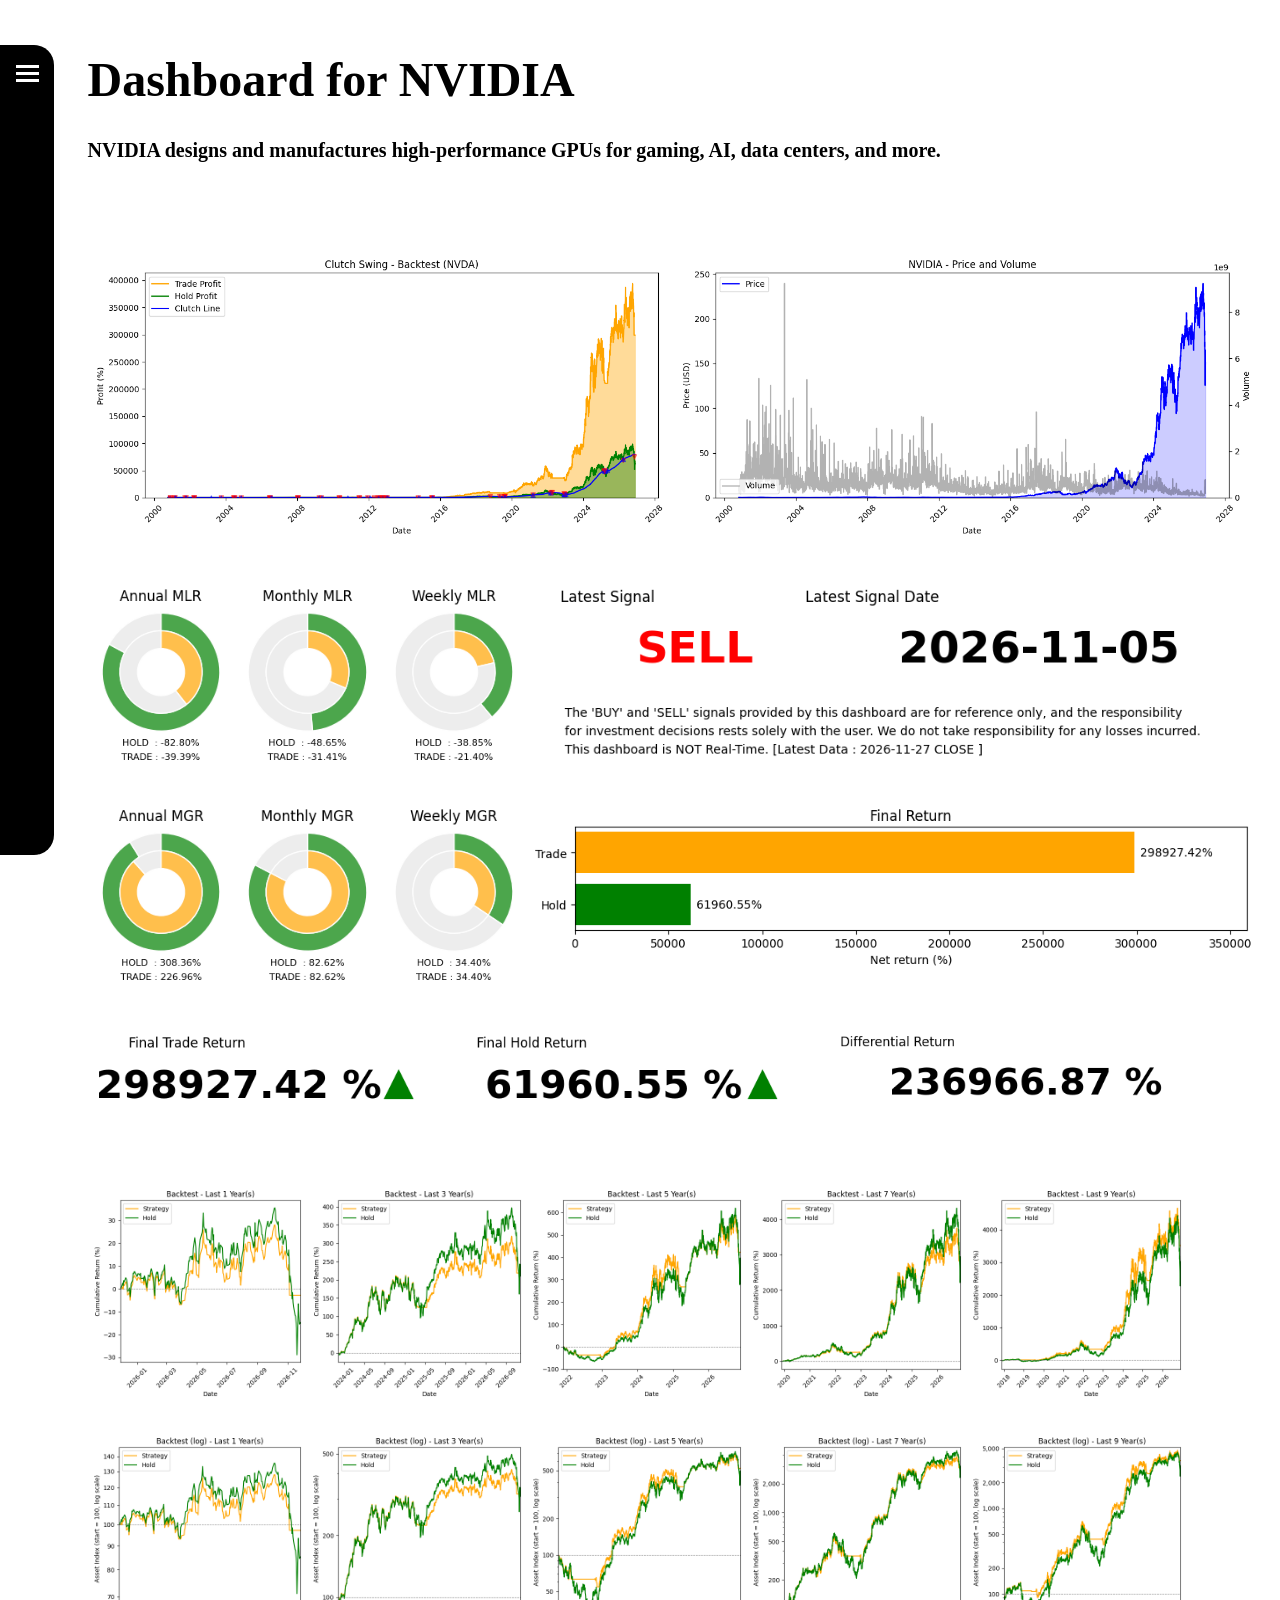
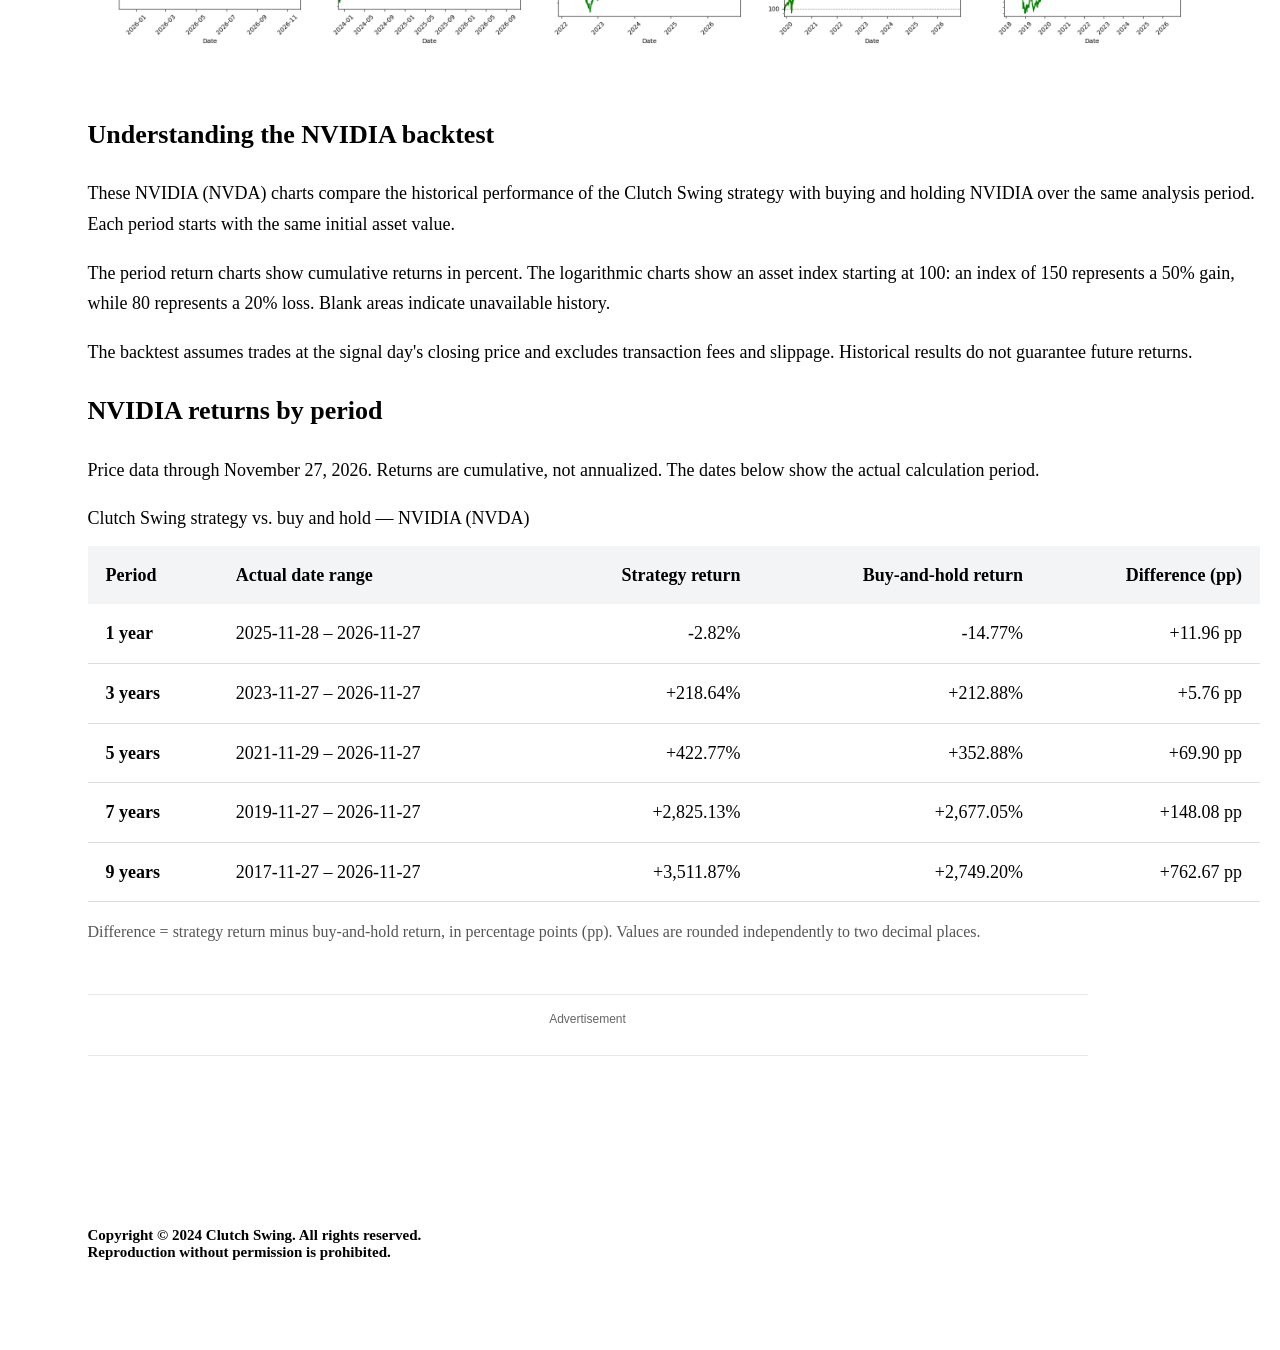
<file: nvidia/index.html>
<!DOCTYPE html>
<html lang="en">
<head>
    <!-- Google tag (gtag.js) start -->
    <script async src="https://www.googletagmanager.com/gtag/js?id=G-BTLXV70KH6"></script>
    <script>
        window.dataLayer = window.dataLayer || [];
        function gtag(){dataLayer.push(arguments);}
        gtag('js', new Date());

        gtag('config', 'G-BTLXV70KH6');
    </script>
    <!-- Google tag (gtag.js) end -->


    <!-- Google AdSense -->
    <meta name="google-adsense-account" content="ca-pub-9298526248649500">

    <!-- Google AdSense Automatic Ads-->
    <script async src="https://pagead2.googlesyndication.com/pagead/js/adsbygoogle.js?client=ca-pub-9298526248649500" crossorigin="anonymous"></script>



    <meta http-equiv="Pragma" content="no-cache">
    <meta http-equiv="Cache-Control" content="no-cache">
    <meta charset="UTF-8">
    <meta name="viewport" content="width=device-width, initial-scale=1.0">
    
    <!--/ TITLE /-->
    <title>NVIDIA (NVDA) Backtest vs Buy and Hold | Clutch Swing</title>

    <!--/ Page Description /-->
    <meta name="description" content="Compare the Clutch Swing strategy with buying and holding NVIDIA (NVDA). Review historical returns, trading signals, price and volume, and multi-year backtests.">
    
    <link rel="canonical" href="https://clutchswing.com/nvidia/">

    <!--/ Open Graph /-->
    <meta property="og:site_name" content="Clutch Swing">
    <meta property="og:image:alt" content="Clutch Swing logo">
    <meta property="og:type" content="website"> 
    <meta property="og:title" content="NVIDIA (NVDA) Backtest vs Buy and Hold | Clutch Swing">
    <meta property="og:description" content="Compare the Clutch Swing strategy with buying and holding NVIDIA (NVDA). Review historical returns, trading signals, price and volume, and multi-year backtests.">
    <meta property="og:image" content="https://clutchswing.com/logo.png">
    <meta property="og:url" content="https://clutchswing.com/nvidia/">

    <!-- Twitter Card Meta Tags -->
    <meta name="twitter:card" content="summary">
    <meta name="twitter:title" content="NVIDIA (NVDA) Backtest vs Buy and Hold | Clutch Swing">
    <meta name="twitter:description" content="Compare the Clutch Swing strategy with buying and holding NVIDIA (NVDA). Review historical returns, trading signals, price and volume, and multi-year backtests.">
    <meta name="twitter:image" content="https://clutchswing.com/logo.png">
    <meta name="twitter:image:alt" content="Clutch Swing logo">
    <meta name="twitter:domain" content="clutchswing.com">



<link rel="stylesheet" href="../assets/style.css">
</head>       

<body>
<button class="mobile-menu-toggle" type="button" aria-expanded="false" aria-controls="site-menu">Menu</button>
<div class="side-bar" id="site-menu">
        <div class="side-bar__icon-box">
            <div class="side-bar__icon-1">
                <div></div>
                <div></div>
                <div></div>
            </div>
        </div>
        <ul>
            <li><a href="/">Home</a></li>
            <li><a href="../apple/index.html">APPLE</a></li>
            <li><a href="../nvidia/index.html">NVIDIA</a></li>
            <li><a href="../gold/index.html">Gold</a></li>
            <li><a href="../bitcoin/index.html">Bitcoin</a></li>
            <li><a href="../ethereum/index.html">Ethereum</a></li>
            <li><a href="../ethereum-classic/index.html">Ethereum Classic</a></li>
            <li><a href="../ripple/index.html">Ripple</a></li>
            <li><a href="../dogecoin/index.html">Dogecoin</a></li>
            <li><a href="../methodology/index.html">Documents</a></li>
            <li><a href="../about/index.html">Contact</a></li>
        </ul>

        <br>
        
    </div>

<div class="content-box" id="contentBox" style="clear: both;">
        <h1>Dashboard for NVIDIA</h1>
        <p style="font-size: 20px;">
            NVIDIA designs and manufactures high-performance GPUs for gaming, AI, data centers, and more.<br>
        <br>
        <br>
        <br>
        </p>

        <div class="chart-row chart-row--overview" style="width: 100%; clear: both; aspect-ratio: 1600 / 450;">
            <img style="height: auto; width: 50%; float:left;" src="../img/nvda/nvda_backtest.png" alt="NVIDIA Backtest Chart" width="1000" height="500" loading="eager" decoding="async">
            <img style="height: auto; width: 50%; float:left;" src="../img/nvda/nvda_close_vol.png" alt="NVIDIA Price and Volume Chart" width="1000" height="500" loading="eager" decoding="async">
        </div>

        <div class="metrics-group">
<div class="chart-row chart-row--metrics" style="width: 100%; clear: both; aspect-ratio: 1600 / 300;">
            <img style="height: auto; width: 12.5%; float:left;" src="../img/nvda/nvda_mlr_donut_annual.png" alt="NVIDIA Annual MLR Donut Chart" width="175" height="226" loading="lazy" decoding="async">
            <img style="height: auto; width: 12.5%; float:left;" src="../img/nvda/nvda_mlr_donut_monthly.png" alt="NVIDIA Monthly MLR Donut Chart" width="175" height="226" loading="lazy" decoding="async">
            <img style="height: auto; width: 12.5%; float:left;" src="../img/nvda/nvda_mlr_donut_weekly.png" alt="NVIDIA Weekly MLR Donut Chart" width="175" height="226" loading="lazy" decoding="async">
            <img style="height: auto; width: 62.5%; float:left;" src="../img/nvda/nvda_latest_signal.png" alt="NVIDIA Clutch Swing Signal" width="835" height="210" loading="lazy" decoding="async">
        </div>

        <div class="chart-row chart-row--metrics" style="width: 100%; clear: both; aspect-ratio: 1600 / 300;">
            <img style="height: auto; width: 12.5%; float:left;" src="../img/nvda/nvda_mgr_donut_annual.png" alt="NVIDIA Annual MGR Donut Chart" width="175" height="226" loading="lazy" decoding="async">
            <img style="height: auto; width: 12.5%; float:left;" src="../img/nvda/nvda_mgr_donut_monthly.png" alt="NVIDIA Monthly MGR Donut Chart" width="175" height="226" loading="lazy" decoding="async">
            <img style="height: auto; width: 12.5%; float:left;" src="../img/nvda/nvda_mgr_donut_weekly.png" alt="NVIDIA Weekly MGR Donut Chart" width="175" height="226" loading="lazy" decoding="async">
            <img style="height: auto; width: 62.5%; float:left;" src="../img/nvda/nvda_final_return_bar.png" alt="NVIDIA Final Return Bar Chart" width="890" height="209" loading="lazy" decoding="async">
        </div>
        </div>

        <div class="chart-row chart-row--totals" style="width: 100%; clear: both;">
            <img style="height: auto; width: 31.25%; float:left;" src="../img/nvda/nvda_final_trade_return.png" alt="NVIDIA Final Trade Return" width="467" height="140" loading="lazy" decoding="async">
            <img style="height: auto; width: 31.25%; float:left;" src="../img/nvda/nvda_final_hole_return.png" alt="NVIDIA Final Hold Return" width="469" height="140" loading="lazy" decoding="async">
            <img style="height: auto; width: 31.25%; float:left;" src="../img/nvda/nvda_final_diff_return.png" alt="NVIDIA Final Differential Return" width="490" height="140" loading="lazy" decoding="async">
        </div>

        <div class="chart-row chart-row--periods" style="width: 100%; clear: both;">
            <br><br>
            <img style="height: auto; width: 18.75%; float:left;" src="../img/nvda/nvda_backtest_1y.png" alt="NVIDIA Backtest Last 1 Year(s)" width="500" height="500" loading="lazy" decoding="async">
            <img style="height: auto; width: 18.75%; float:left;" src="../img/nvda/nvda_backtest_3y.png" alt="NVIDIA Backtest Last 3 Year(s)" width="500" height="500" loading="lazy" decoding="async">
            <img style="height: auto; width: 18.75%; float:left;" src="../img/nvda/nvda_backtest_5y.png" alt="NVIDIA Backtest Last 5 Year(s)" width="500" height="500" loading="lazy" decoding="async">
            <img style="height: auto; width: 18.75%; float:left;" src="../img/nvda/nvda_backtest_7y.png" alt="NVIDIA Backtest Last 7 Year(s)" width="500" height="500" loading="lazy" decoding="async">
            <img style="height: auto; width: 18.75%; float:left;" src="../img/nvda/nvda_backtest_9y.png" alt="NVIDIA Backtest Last 9 Year(s)" width="500" height="500" loading="lazy" decoding="async">
            <br>
        </div>

        <div class="chart-row chart-row--periods" style="width: 100%; clear: both;">
            <br>
            <img style="height: auto; width: 18.75%; float:left;" src="../img/nvda/nvda_backtest_log_1y.png" alt="NVIDIA Log Backtest Last 1 Year(s)" width="500" height="500" loading="lazy" decoding="async">
            <img style="height: auto; width: 18.75%; float:left;" src="../img/nvda/nvda_backtest_log_3y.png" alt="NVIDIA Log Backtest Last 3 Year(s)" width="500" height="500" loading="lazy" decoding="async">
            <img style="height: auto; width: 18.75%; float:left;" src="../img/nvda/nvda_backtest_log_5y.png" alt="NVIDIA Log Backtest Last 5 Year(s)" width="500" height="500" loading="lazy" decoding="async">
            <img style="height: auto; width: 18.75%; float:left;" src="../img/nvda/nvda_backtest_log_7y.png" alt="NVIDIA Log Backtest Last 7 Year(s)" width="500" height="500" loading="lazy" decoding="async">
            <img style="height: auto; width: 18.75%; float:left;" src="../img/nvda/nvda_backtest_log_9y.png" alt="NVIDIA Log Backtest Last 9 Year(s)" width="500" height="500" loading="lazy" decoding="async">
            <br>
        </div>

        <!-- NVIDIA performance summary -->
        <section data-summary-src="../summaries/nvda.csv" aria-busy="true" aria-labelledby="nvda-summary-title" style="width: 100%; max-width: 1500px; clear: both; padding-top: 40px; font-size: 18px; font-weight: normal; line-height: 1.7;">
            <h2 id="nvda-summary-title" style="font-size: 26px;">Understanding the NVIDIA backtest</h2>
            <p>These NVIDIA (NVDA) charts compare the historical performance of the Clutch Swing strategy with buying and holding NVIDIA over the same analysis period. Each period starts with the same initial asset value.</p>
            <p>The period return charts show cumulative returns in percent. The logarithmic charts show an asset index starting at 100: an index of 150 represents a 50% gain, while 80 represents a 20% loss. Blank areas indicate unavailable history.</p>
            <p>The backtest assumes trades at the signal day's closing price and excludes transaction fees and slippage. Historical results do not guarantee future returns.</p>
            <h2 style="font-size: 26px;">NVIDIA returns by period</h2>
            <p>Price data through <time data-summary-date>loading</time>. Returns are cumulative, not annualized. The dates below show the actual calculation period.</p>
            <p data-summary-status role="status">Loading return data...</p>
            <noscript><p>Enable JavaScript to view the return table.</p></noscript>
            <div class="table-scroll" role="region" aria-label="Period return table" tabindex="0">
            <table style="width: 100%; border-collapse: collapse; font-size: 18px; font-variant-numeric: tabular-nums;">
                <caption style="text-align: left; padding-bottom: 12px;">Clutch Swing strategy vs. buy and hold &mdash; NVIDIA (NVDA)</caption>
                <thead style="background: #f3f4f6;">
                    <tr>
                        <th scope="col" style="padding: 14px 18px; text-align: left;">Period</th>
                        <th scope="col" style="padding: 14px 18px; text-align: left;">Actual date range</th>
                        <th scope="col" style="padding: 14px 18px; text-align: right;">Strategy return</th>
                        <th scope="col" style="padding: 14px 18px; text-align: right;">Buy-and-hold return</th>
                        <th scope="col" style="padding: 14px 18px; text-align: right;">Difference (pp)</th>
                    </tr>
                </thead>
                <tbody></tbody>
            </table>
            </div>
            <p style="font-size: 16px; color: #555;">Difference = strategy return minus buy-and-hold return, in percentage points (pp). Values are rounded independently to two decimal places.</p>
        </section>

        <aside class="page-ad" aria-label="Advertisement">
            <p class="page-ad-label">Advertisement</p>
            <ins class="adsbygoogle"
                style="display:block; text-align:center;"
                data-ad-layout="in-article"
                data-ad-format="fluid"
                data-ad-client="ca-pub-9298526248649500"
                data-ad-slot="3586155700"></ins>
            <script>(adsbygoogle = window.adsbygoogle || []).push({});</script>
        </aside>

        <!-- Copyright -->
        <div style="width: 100%; clear: both;">
            <br>
            <br>
            <br>
            <br>
            <p style="font-size: 15px; text-align: left;">
                Copyright © 2024 Clutch Swing. All rights reserved.<br>
                Reproduction without permission is prohibited.<br>
            </p>
            <br>
            <br>
        </div>
    </div>
<script src="../assets/summary.js" defer></script>
<script src="../assets/mobile.js" defer></script>
</body>
</html>
</file>
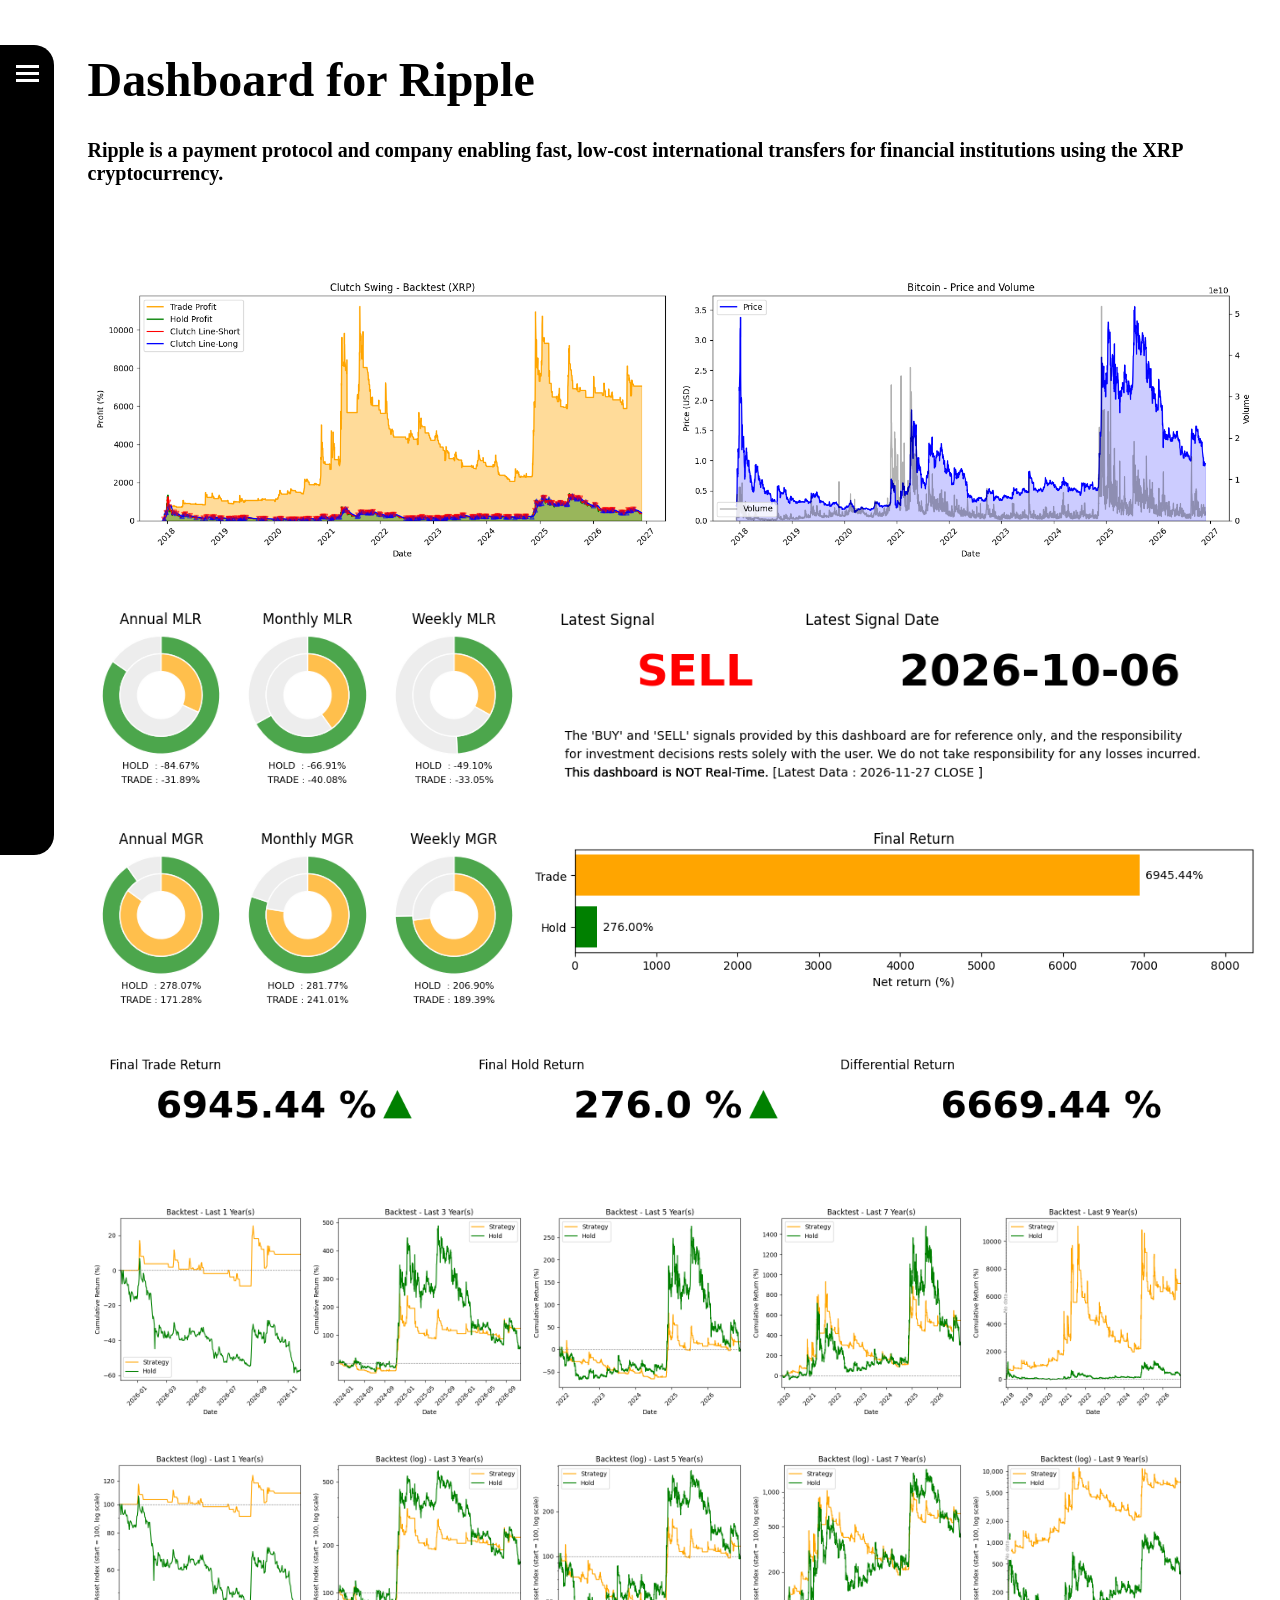
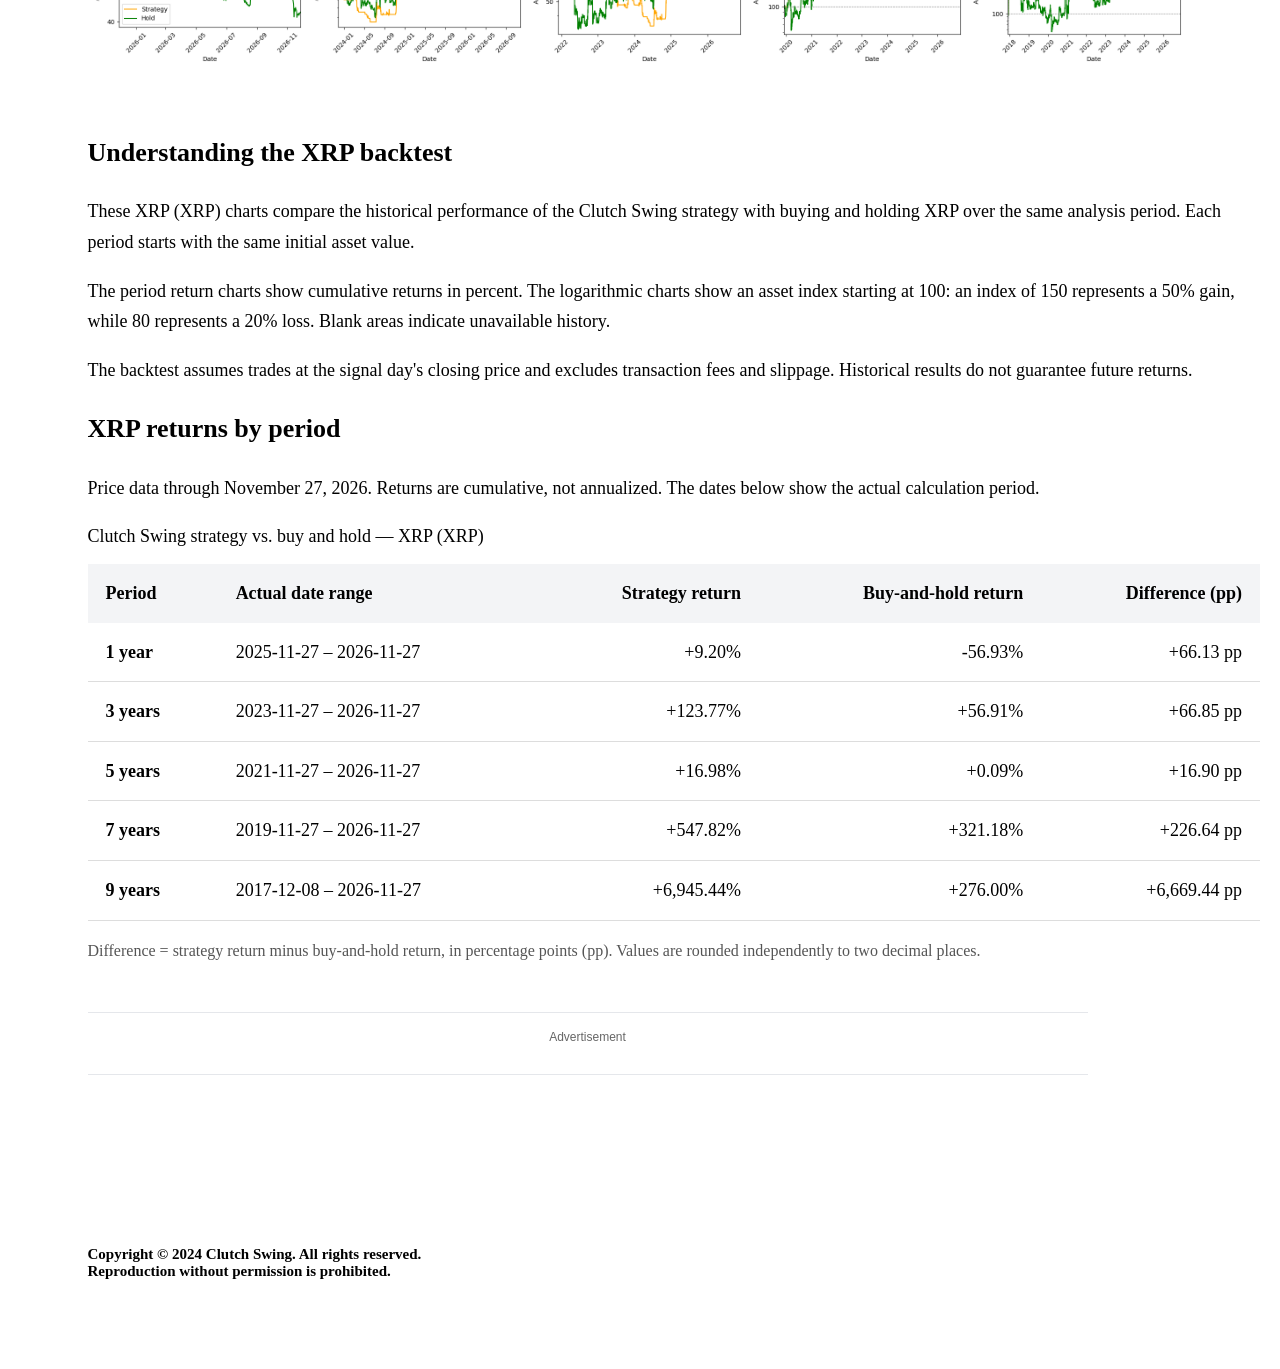
<file: ripple/index.html>
<!DOCTYPE html>
<html lang="en">
<head>
    <!-- Google tag (gtag.js) start -->
    <script async src="https://www.googletagmanager.com/gtag/js?id=G-BTLXV70KH6"></script>
    <script>
        window.dataLayer = window.dataLayer || [];
        function gtag(){dataLayer.push(arguments);}
        gtag('js', new Date());

        gtag('config', 'G-BTLXV70KH6');
    </script>
    <!-- Google tag (gtag.js) end -->


    <!-- Google AdSense -->
    <meta name="google-adsense-account" content="ca-pub-9298526248649500">

    <!-- Google AdSense Automatic Ads-->
    <script async src="https://pagead2.googlesyndication.com/pagead/js/adsbygoogle.js?client=ca-pub-9298526248649500" crossorigin="anonymous"></script>



    <meta http-equiv="Pragma" content="no-cache">
    <meta http-equiv="Cache-Control" content="no-cache">
    <meta charset="UTF-8">
    <meta name="viewport" content="width=device-width, initial-scale=1.0">
    
    <!--/ TITLE /-->
    <title>XRP Backtest vs Buy and Hold | Clutch Swing</title>

    <!--/ Page Description /-->
    <meta name="description" content="Compare the Clutch Swing strategy with buying and holding XRP. Review historical returns, trading signals, price and volume, and backtest charts across multiple periods.">
    
    <link rel="canonical" href="https://clutchswing.com/ripple/">

    <!--/ Open Graph /-->
    <meta property="og:site_name" content="Clutch Swing">
    <meta property="og:image:alt" content="Clutch Swing logo">
    <meta property="og:type" content="website"> 
    <meta property="og:title" content="XRP Backtest vs Buy and Hold | Clutch Swing">
    <meta property="og:description" content="Compare the Clutch Swing strategy with buying and holding XRP. Review historical returns, trading signals, price and volume, and backtest charts across multiple periods.">
    <meta property="og:image" content="https://clutchswing.com/logo.png">
    <meta property="og:url" content="https://clutchswing.com/ripple/">

    <!-- Twitter Card Meta Tags -->
    <meta name="twitter:card" content="summary">
    <meta name="twitter:title" content="XRP Backtest vs Buy and Hold | Clutch Swing">
    <meta name="twitter:description" content="Compare the Clutch Swing strategy with buying and holding XRP. Review historical returns, trading signals, price and volume, and backtest charts across multiple periods.">
    <meta name="twitter:image" content="https://clutchswing.com/logo.png">
    <meta name="twitter:image:alt" content="Clutch Swing logo">
    <meta name="twitter:domain" content="clutchswing.com">



<link rel="stylesheet" href="../assets/style.css">
</head>       

<body>
<button class="mobile-menu-toggle" type="button" aria-expanded="false" aria-controls="site-menu">Menu</button>
<div class="side-bar" id="site-menu">
        <div class="side-bar__icon-box">
            <div class="side-bar__icon-1">
                <div></div>
                <div></div>
                <div></div>
            </div>
        </div>
        <ul>
            <li><a href="/">Home</a></li>
            <li><a href="../apple/index.html">APPLE</a></li>
            <li><a href="../nvidia/index.html">NVIDIA</a></li>
            <li><a href="../gold/index.html">Gold</a></li>
            <li><a href="../bitcoin/index.html">Bitcoin</a></li>
            <li><a href="../ethereum/index.html">Ethereum</a></li>
            <li><a href="../ethereum-classic/index.html">Ethereum Classic</a></li>
            <li><a href="../ripple/index.html">Ripple</a></li>
            <li><a href="../dogecoin/index.html">Dogecoin</a></li>
            <li><a href="../methodology/index.html">Documents</a></li>
            <li><a href="../about/index.html">Contact</a></li>
        </ul>

        <br>
        
    </div>

<div class="content-box" id="contentBox" style="clear: both;">
        <h1>Dashboard for Ripple</h1>
        <p style="font-size: 20px;">
            Ripple is a payment protocol and company enabling fast, low-cost international transfers for financial institutions using the XRP cryptocurrency.<br>
        <br>
        <br>
        <br>
        </p>

        <div class="chart-row chart-row--overview" style="width: 100%; clear: both; aspect-ratio: 1600 / 450;">
            <img style="height: auto; width: 50%; float:left;" src="../img/xrp/xrp_backtest.png" alt="XRP Backtest Chart" width="1000" height="500" loading="eager" decoding="async">
            <img style="height: auto; width: 50%; float:left;" src="../img/xrp/xrp_close_vol.png" alt="XRP Price and Volume Chart" width="1000" height="500" loading="eager" decoding="async">
        </div>

        <div class="metrics-group">
<div class="chart-row chart-row--metrics" style="width: 100%; clear: both; aspect-ratio: 1600 / 300;">
            <img style="height: auto; width: 12.5%; float:left;" src="../img/xrp/xrp_mlr_donut_annual.png" alt="XRP Annual MLR Donut Chart" width="175" height="226" loading="lazy" decoding="async">
            <img style="height: auto; width: 12.5%; float:left;" src="../img/xrp/xrp_mlr_donut_monthly.png" alt="XRP Monthly MLR Donut Chart" width="175" height="226" loading="lazy" decoding="async">
            <img style="height: auto; width: 12.5%; float:left;" src="../img/xrp/xrp_mlr_donut_weekly.png" alt="XRP Weekly MLR Donut Chart" width="175" height="226" loading="lazy" decoding="async">
            <img style="height: auto; width: 62.5%; float:left;" src="../img/xrp/xrp_latest_signal.png" alt="XRP Clutch Swing Signal" width="835" height="210" loading="lazy" decoding="async">
        </div>

        <div class="chart-row chart-row--metrics" style="width: 100%; clear: both; aspect-ratio: 1600 / 300;">
            <img style="height: auto; width: 12.5%; float:left;" src="../img/xrp/xrp_mgr_donut_annual.png" alt="XRP Annual MGR Donut Chart" width="175" height="226" loading="lazy" decoding="async">
            <img style="height: auto; width: 12.5%; float:left;" src="../img/xrp/xrp_mgr_donut_monthly.png" alt="XRP Monthly MGR Donut Chart" width="175" height="226" loading="lazy" decoding="async">
            <img style="height: auto; width: 12.5%; float:left;" src="../img/xrp/xrp_mgr_donut_weekly.png" alt="XRP Weekly MGR Donut Chart" width="175" height="226" loading="lazy" decoding="async">
            <img style="height: auto; width: 62.5%; float:left;" src="../img/xrp/xrp_final_return_bar.png" alt="XRP Final Return Bar Chart" width="890" height="209" loading="lazy" decoding="async">
        </div>
        </div>

        <div class="chart-row chart-row--totals" style="width: 100%; clear: both;">
            <img style="height: auto; width: 31.25%; float:left;" src="../img/xrp/xrp_final_trade_return.png" alt="XRP Final Trade Return" width="490" height="140" loading="lazy" decoding="async">
            <img style="height: auto; width: 31.25%; float:left;" src="../img/xrp/xrp_final_hole_return.png" alt="XRP Final Hold Return" width="490" height="140" loading="lazy" decoding="async">
            <img style="height: auto; width: 31.25%; float:left;" src="../img/xrp/xrp_final_diff_return.png" alt="XRP Final Differential Return" width="490" height="140" loading="lazy" decoding="async">
        </div>

        <div class="chart-row chart-row--periods" style="width: 100%; clear: both;">
            <br><br>
            <img style="height: auto; width: 18.75%; float:left;" src="../img/xrp/xrp_backtest_1y.png" alt="XRP Backtest Last 1 Year(s)" width="500" height="500" loading="lazy" decoding="async">
            <img style="height: auto; width: 18.75%; float:left;" src="../img/xrp/xrp_backtest_3y.png" alt="XRP Backtest Last 3 Year(s)" width="500" height="500" loading="lazy" decoding="async">
            <img style="height: auto; width: 18.75%; float:left;" src="../img/xrp/xrp_backtest_5y.png" alt="XRP Backtest Last 5 Year(s)" width="500" height="500" loading="lazy" decoding="async">
            <img style="height: auto; width: 18.75%; float:left;" src="../img/xrp/xrp_backtest_7y.png" alt="XRP Backtest Last 7 Year(s)" width="500" height="500" loading="lazy" decoding="async">
            <img style="height: auto; width: 18.75%; float:left;" src="../img/xrp/xrp_backtest_9y.png" alt="XRP Backtest Last 9 Year(s)" width="500" height="500" loading="lazy" decoding="async">
            <br>
        </div>

        <div class="chart-row chart-row--periods" style="width: 100%; clear: both;">
            <br>
            <img style="height: auto; width: 18.75%; float:left;" src="../img/xrp/xrp_backtest_log_1y.png" alt="XRP Log Backtest Last 1 Year(s)" width="500" height="500" loading="lazy" decoding="async">
            <img style="height: auto; width: 18.75%; float:left;" src="../img/xrp/xrp_backtest_log_3y.png" alt="XRP Log Backtest Last 3 Year(s)" width="500" height="500" loading="lazy" decoding="async">
            <img style="height: auto; width: 18.75%; float:left;" src="../img/xrp/xrp_backtest_log_5y.png" alt="XRP Log Backtest Last 5 Year(s)" width="500" height="500" loading="lazy" decoding="async">
            <img style="height: auto; width: 18.75%; float:left;" src="../img/xrp/xrp_backtest_log_7y.png" alt="XRP Log Backtest Last 7 Year(s)" width="500" height="500" loading="lazy" decoding="async">
            <img style="height: auto; width: 18.75%; float:left;" src="../img/xrp/xrp_backtest_log_9y.png" alt="XRP Log Backtest Last 9 Year(s)" width="500" height="500" loading="lazy" decoding="async">
            <br>
        </div>

        <!-- XRP performance summary -->
        <section data-summary-src="../summaries/xrp.csv" aria-busy="true" aria-labelledby="xrp-summary-title" style="width: 100%; max-width: 1500px; clear: both; padding-top: 40px; font-size: 18px; font-weight: normal; line-height: 1.7;">
            <h2 id="xrp-summary-title" style="font-size: 26px;">Understanding the XRP backtest</h2>
            <p>These XRP (XRP) charts compare the historical performance of the Clutch Swing strategy with buying and holding XRP over the same analysis period. Each period starts with the same initial asset value.</p>
            <p>The period return charts show cumulative returns in percent. The logarithmic charts show an asset index starting at 100: an index of 150 represents a 50% gain, while 80 represents a 20% loss. Blank areas indicate unavailable history.</p>
            <p>The backtest assumes trades at the signal day's closing price and excludes transaction fees and slippage. Historical results do not guarantee future returns.</p>
            <h2 style="font-size: 26px;">XRP returns by period</h2>
            <p>Price data through <time data-summary-date>loading</time>. Returns are cumulative, not annualized. The dates below show the actual calculation period.</p>
            <p data-summary-status role="status">Loading return data...</p>
            <noscript><p>Enable JavaScript to view the return table.</p></noscript>
            <div class="table-scroll" role="region" aria-label="Period return table" tabindex="0">
            <table style="width: 100%; border-collapse: collapse; font-size: 18px; font-variant-numeric: tabular-nums;">
                <caption style="text-align: left; padding-bottom: 12px;">Clutch Swing strategy vs. buy and hold &mdash; XRP (XRP)</caption>
                <thead style="background: #f3f4f6;">
                    <tr>
                        <th scope="col" style="padding: 14px 18px; text-align: left;">Period</th>
                        <th scope="col" style="padding: 14px 18px; text-align: left;">Actual date range</th>
                        <th scope="col" style="padding: 14px 18px; text-align: right;">Strategy return</th>
                        <th scope="col" style="padding: 14px 18px; text-align: right;">Buy-and-hold return</th>
                        <th scope="col" style="padding: 14px 18px; text-align: right;">Difference (pp)</th>
                    </tr>
                </thead>
                <tbody></tbody>
            </table>
            </div>
            <p style="font-size: 16px; color: #555;">Difference = strategy return minus buy-and-hold return, in percentage points (pp). Values are rounded independently to two decimal places.</p>
        </section>

        <aside class="page-ad" aria-label="Advertisement">
            <p class="page-ad-label">Advertisement</p>
            <ins class="adsbygoogle"
                style="display:block; text-align:center;"
                data-ad-layout="in-article"
                data-ad-format="fluid"
                data-ad-client="ca-pub-9298526248649500"
                data-ad-slot="3586155700"></ins>
            <script>(adsbygoogle = window.adsbygoogle || []).push({});</script>
        </aside>

        <!-- Copyright -->
        <div style="width: 100%; clear: both;">
            <br>
            <br>
            <br>
            <br>
            <p style="font-size: 15px; text-align: left;">
                Copyright © 2024 Clutch Swing. All rights reserved.<br>
                Reproduction without permission is prohibited.<br>
            </p>
            <br>
            <br>
        </div>
    </div>
<script src="../assets/summary.js" defer></script>
<script src="../assets/mobile.js" defer></script>
</body>
</html>
</file>
<file: assets/style.css>
body, ul, li {
            margin: 0;
            padding: 0;
            list-style: none;
        }

        a {
            color: inherit;
            text-decoration: none;
        }

        .side-bar > ul ul {
            display: none;
        }

        body {
            height: 1500px;
            background-color: #ffff;
        }

        :root {
            --side-bar-width: 270px;
            --side-bar-height: 90vh;
        }

        .side-bar {
            position: fixed;
            background-color: black;
            width: var(--side-bar-width);
            min-height: var(--side-bar-height);
            margin-top: calc((100vh - var(--side-bar-height)) / 2);
            border-radius: 20px;
            transform: translate(calc(var(--side-bar-width) * -0.8), 0);
            transition: .5s;
        }

        .side-bar__icon-box {
            display: flex;
            justify-content: flex-end;
        }

        .side-bar__icon-1 {
            position: relative;
            width: 23px;
            height: 17px;
            margin: 15px;
            margin-top: 20px;
            transition: .5s;
        }

        :root {
            --side-bar__icon: .5s;
        }

        .side-bar__icon-1 > div {
            position: absolute;
            width: 100%;
            height: 20%;
            background-color: white;
            transition: all var(--side-bar__icon);
        }

        .side-bar__icon-1 > div:nth-of-type(1) {
            top: 0;
            width: auto;
            left: 0;
            right: 0;
            transition: all var(--side-bar__icon), left calc(var(--side-bar__icon) / 2) calc(var(--side-bar__icon) / 2), right calc(var(--side-bar__icon) / 2) calc(var(--side-bar__icon) / 2), height calc(var(--side-bar__icon) / 2) 0s;
        }

        .side-bar__icon-1 > div:nth-of-type(2) {
            top: 40%;
            transform-origin: bottom left;
        }

        .side-bar__icon-1 > div:nth-of-type(3) {
            top: 80%;
            left: auto;
            right: 0;
            transform-origin: bottom right;
        }

        .side-bar:hover .side-bar__icon-1 {
            transform: translate(-198px, 0);
        }

        .side-bar:hover .side-bar__icon-1 > div:nth-of-type(2) {
            transform: rotate(45deg);
            width: 70.5%;
            height: 25%;
        }

        .side-bar:hover .side-bar__icon-1 > div:nth-of-type(3) {
            top: 40%;
            transform: rotate(-45deg);
            width: 70.5%;
            height: 25%;
        }

        .side-bar:hover .side-bar__icon-1 > div:nth-of-type(1) {
            left: 41%;
            right: 41%;
            height: 100%;
            transition: all var(--side-bar__icon), left calc(var(--side-bar__icon) / 2) 0s, right calc(var(--side-bar__icon) / 2) 0s, height calc(var(--side-bar__icon) / 2) calc(var(--side-bar__icon) / 2);
        }

        .side-bar ul > li > a {
            display: block;
            color: white;
            font-size: 1.2rem;
            padding-top: 20px;
            padding-bottom: 5px;
            padding-left: 50px;
            transition: .5s;
        }

        .side-bar > ul > li {
            position: relative;
        }

        .side-bar ul > li:hover > a {
            background-color: #555;
            border-bottom: 1px solid #999;
        }

        .side-bar > ul > li:hover > ul {
            display: block;
            position: absolute;
            background-color: #888;
            top: 0;
            left: 100%;
            width: 100%;
        }

        .side-bar:hover {
            transform: translate(-20px, 0);
        }

        .content-box {
            margin-left: calc(var(--side-bar-width) / 4);
            padding: 20px;
            font-size: 1.5rem;
            font-weight: bold;
            background-color: #ffff;
            border-radius: 10px;
            width: 100%;
            min-height: 70vh;
        }
    
/* Manual ads stay in normal document flow; their height remains fluid. */
.page-ad {
    clear: both;
    box-sizing: border-box;
    width: min(1000px, calc(100vw - 108px));
    margin: 48px 0;
    padding: 16px 0;
    border-top: 1px solid #e5e7eb;
    border-bottom: 1px solid #e5e7eb;
    font-weight: normal;
}
.page-ad-label {
    margin: 0 0 12px;
    color: #666;
    font: 12px/1.4 Arial, sans-serif;
    text-align: center;
}
@media (max-width: 600px) {
    .page-ad {
        width: calc(100vw - 40px);
        margin-left: calc(var(--side-bar-width) / -4);
    }
}

/* Fit desktop window widths without changing chart order or column ratios. */
.content-box {
    box-sizing: border-box;
    width: calc(100% - var(--side-bar-width) / 4);
    max-width: 1640px;
    overflow-wrap: anywhere;
}
.chart-row { display: flow-root; }
.chart-row > img { height: auto; }
.table-scroll { width: 100%; overflow-x: auto; }
.table-scroll > table { min-width: 850px; }
#astra-review-20260919 table { min-width: 900px; }
.side-bar { z-index: 10; }

.mobile-menu-toggle { display: none; }
.chart-row img[role="button"] { cursor: zoom-in; }
.chart-row img:focus-visible { outline: 3px solid #2563eb; outline-offset: -3px; }
.chart-viewer { width: 92vw; max-width: 1200px; max-height: 90vh; box-sizing: border-box; padding: 16px; border: 0; border-radius: 8px; }
.chart-viewer::backdrop { background: rgb(0 0 0 / 70%); }
.chart-viewer-toolbar { display: flex; flex-wrap: wrap; gap: 12px; align-items: center; margin-bottom: 12px; }
.chart-viewer button, .chart-viewer a { padding: 10px 14px; font: 16px Arial, sans-serif; }
.chart-viewer a { text-decoration: underline; }
.chart-viewer-scroll { max-height: 70vh; overflow: auto; }
.chart-viewer-scroll img { display: block; width: 100%; height: auto; }
.chart-viewer-scroll.is-zoomed img { width: auto; max-width: none; }
@media (max-width: 767px) {
    body { height: auto; }
    .content-box { width: 100%; max-width: none; margin-left: 0; padding: 72px 16px 20px; font-size: 18px; }
    .content-box h1 { font-size: 28px; }
    .content-box p { line-height: 1.6; }
    .mobile-menu-toggle { display: block; position: fixed; top: 10px; left: 16px; z-index: 30; min-height: 44px; padding: 10px 16px; border: 1px solid #555; border-radius: 6px; background: #111; color: white; font-size: 16px; }
    .side-bar, .side-bar:hover { display: none; transform: none; top: 62px; left: 16px; width: min(300px, calc(100vw - 32px)); margin-top: 0; min-height: 0; max-height: calc(100dvh - 78px); overflow-y: auto; z-index: 25; border-radius: 8px; }
    .side-bar.is-open { display: block; }
    .side-bar__icon-box { display: none; }
    .side-bar ul > li > a { padding: 12px 20px; }
    .chart-row { aspect-ratio: auto !important; margin-bottom: 16px; }
    .chart-row > br { display: none; }
    .chart-row--overview > img { width: 100% !important; float: none !important; display: block; }
    .metrics-group { display: grid; grid-template-columns: repeat(3, minmax(0, 1fr)); margin-bottom: 16px; clear: both; }
    .metrics-group > .chart-row--metrics { display: contents; }
    .metrics-group > .chart-row--metrics > img { width: 100% !important; float: none !important; align-self: start; }
    .metrics-group > .chart-row--metrics:first-child > img { grid-row: 3; }
    .metrics-group > .chart-row--metrics:last-child > img { grid-row: 4; }
    .metrics-group > .chart-row--metrics > img:nth-of-type(1) { grid-column: 1; }
    .metrics-group > .chart-row--metrics > img:nth-of-type(2) { grid-column: 2; }
    .metrics-group > .chart-row--metrics > img:nth-of-type(3) { grid-column: 3; }
    .metrics-group > .chart-row--metrics:first-child > img:last-of-type { grid-column: 1 / -1; grid-row: 1; }
    .metrics-group > .chart-row--metrics:last-child > img:last-of-type { grid-column: 1 / -1; grid-row: 2; }
    .chart-row--totals > img { width: 100% !important; float: none !important; display: block; }
    .chart-row--periods > img { width: 20% !important; }
    .page-ad { width: 100%; max-width: 100%; margin-left: 0; }
    .home-copy { font-size: 18px; }
    .home-copy .home-subtitle { font-size: 21px; }
}
</file>
